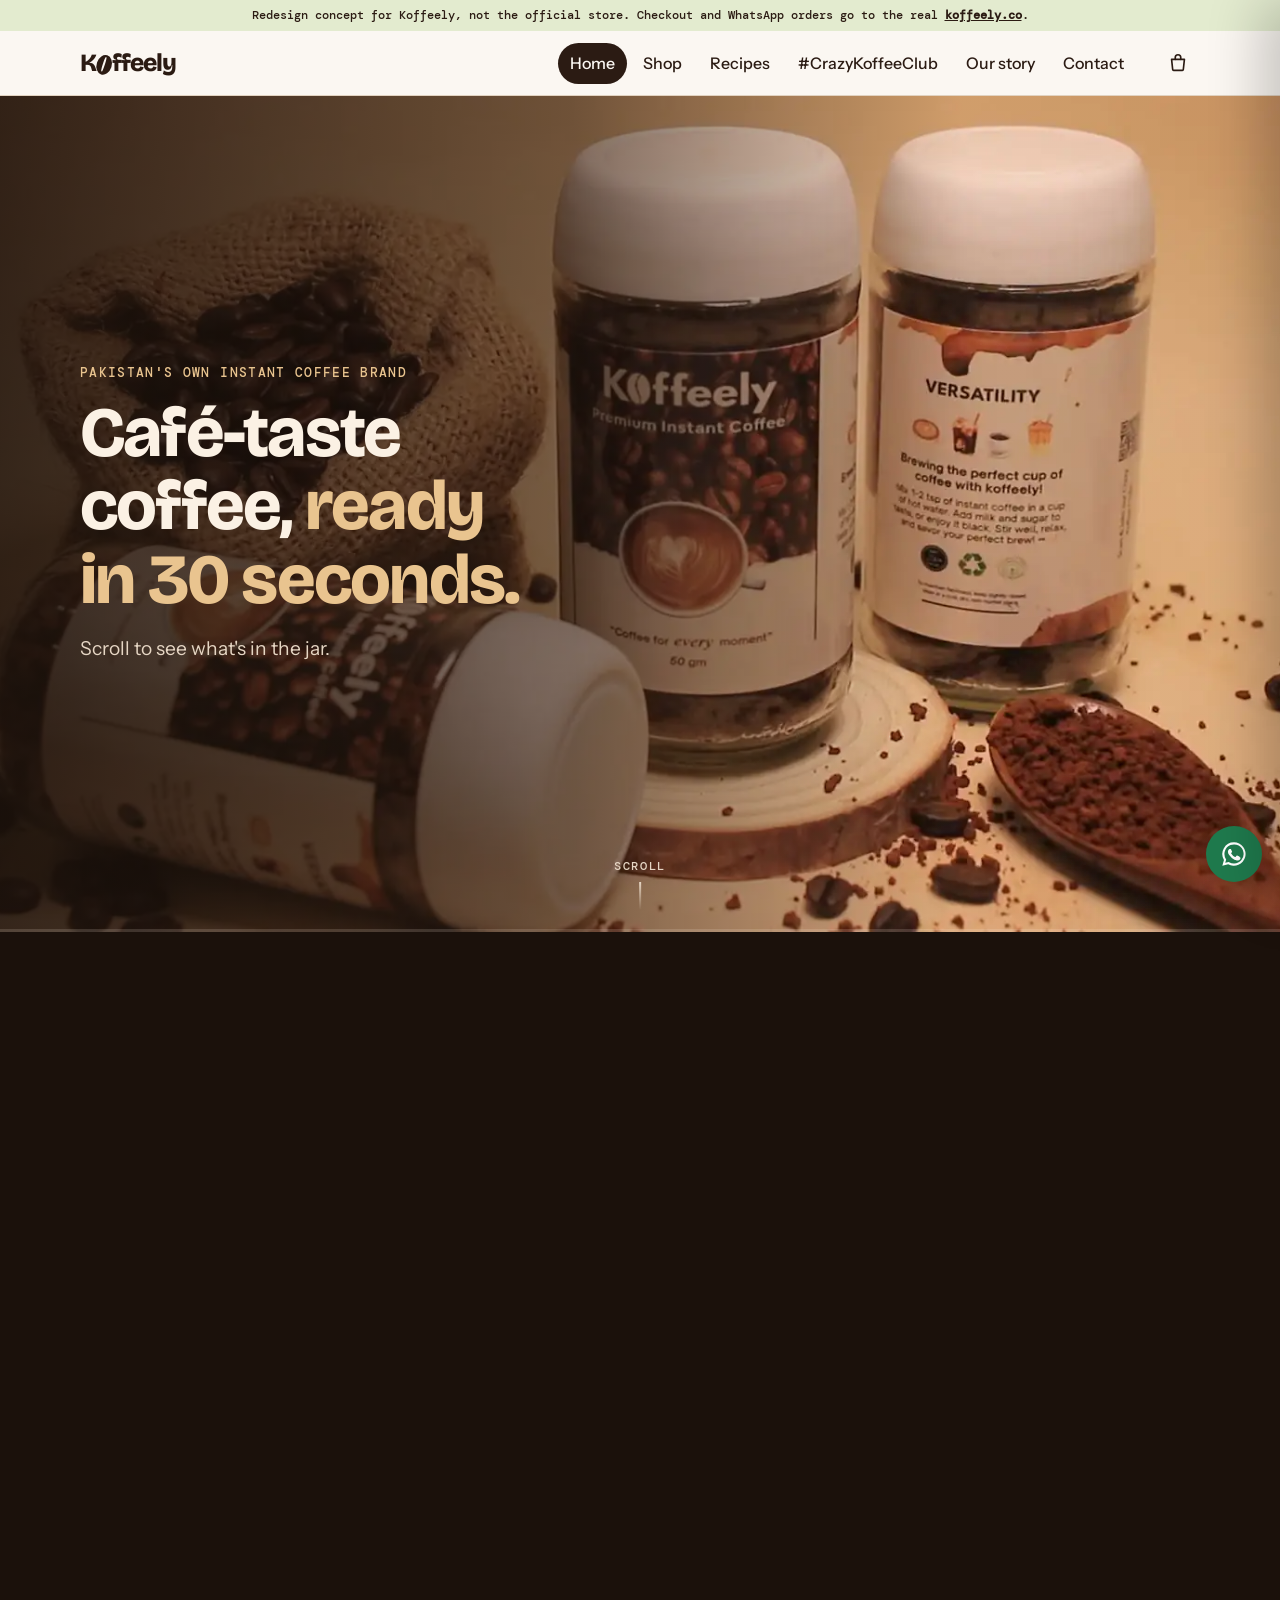
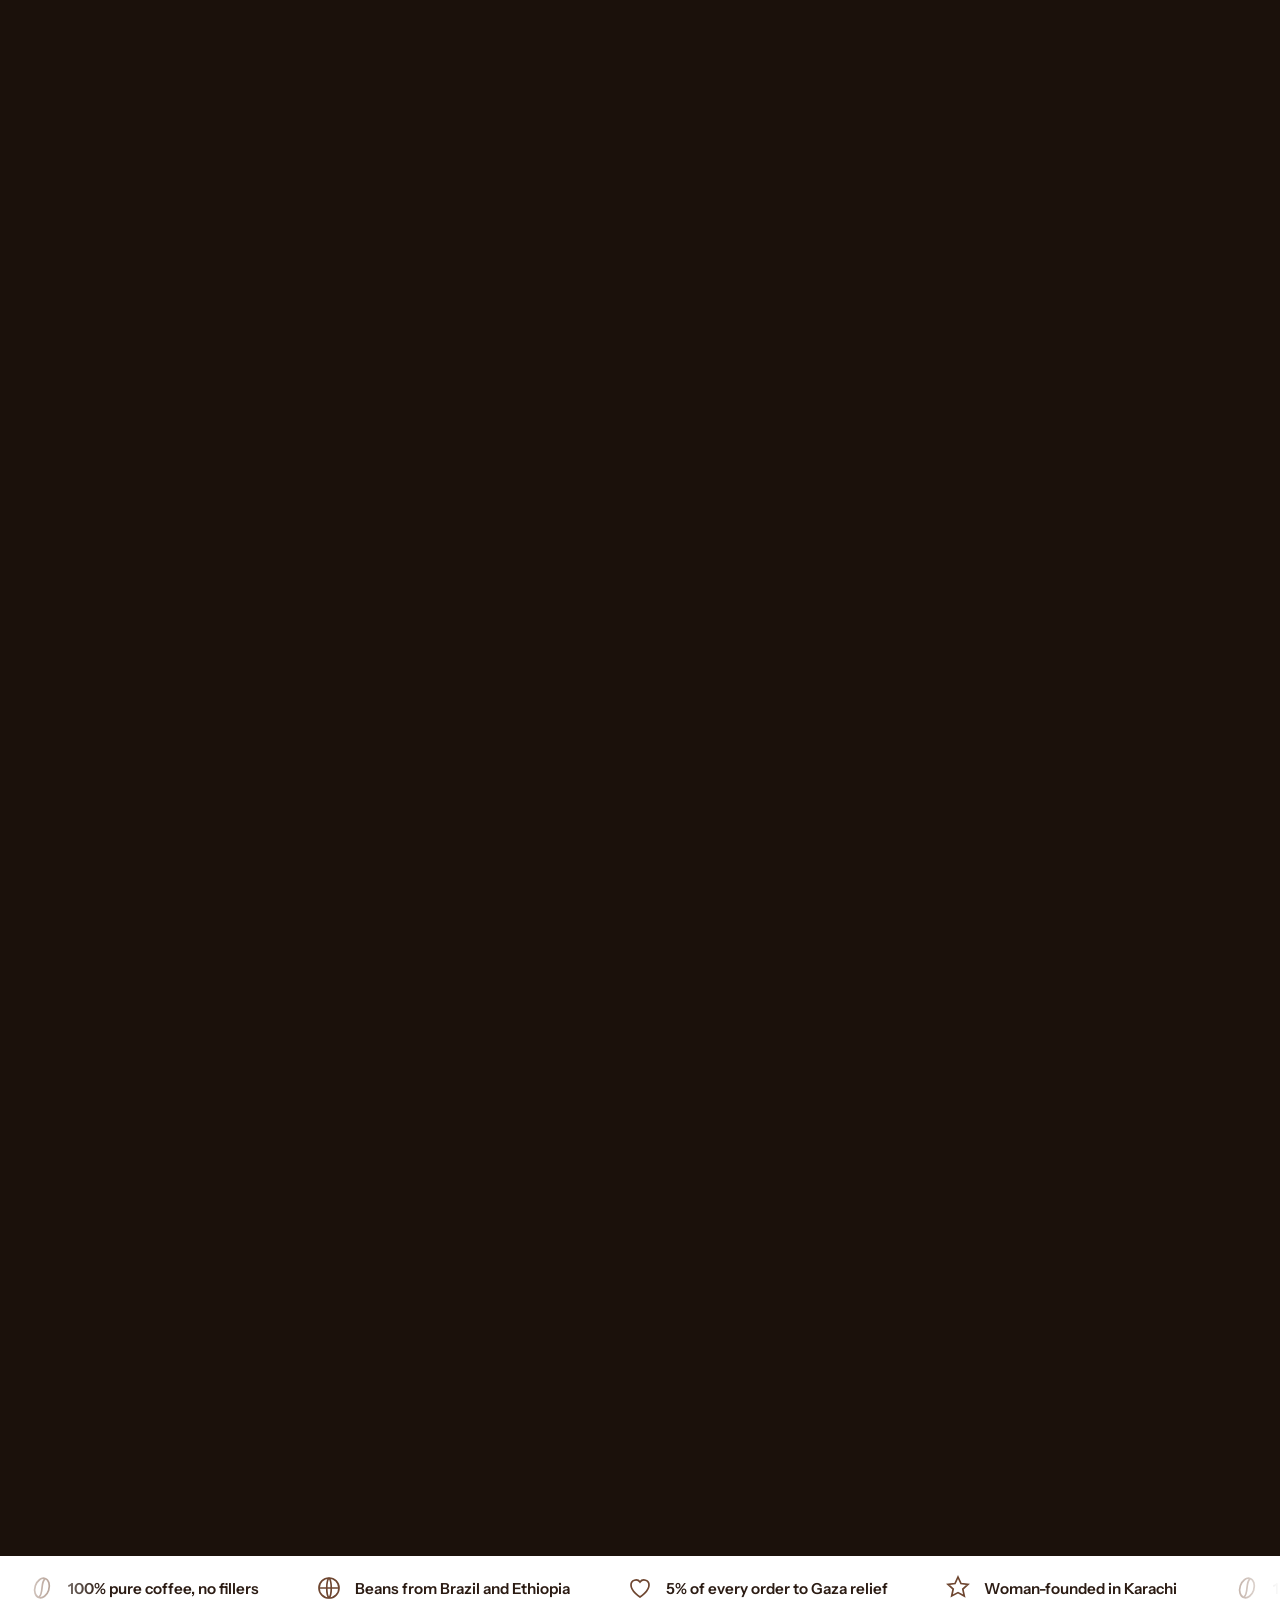
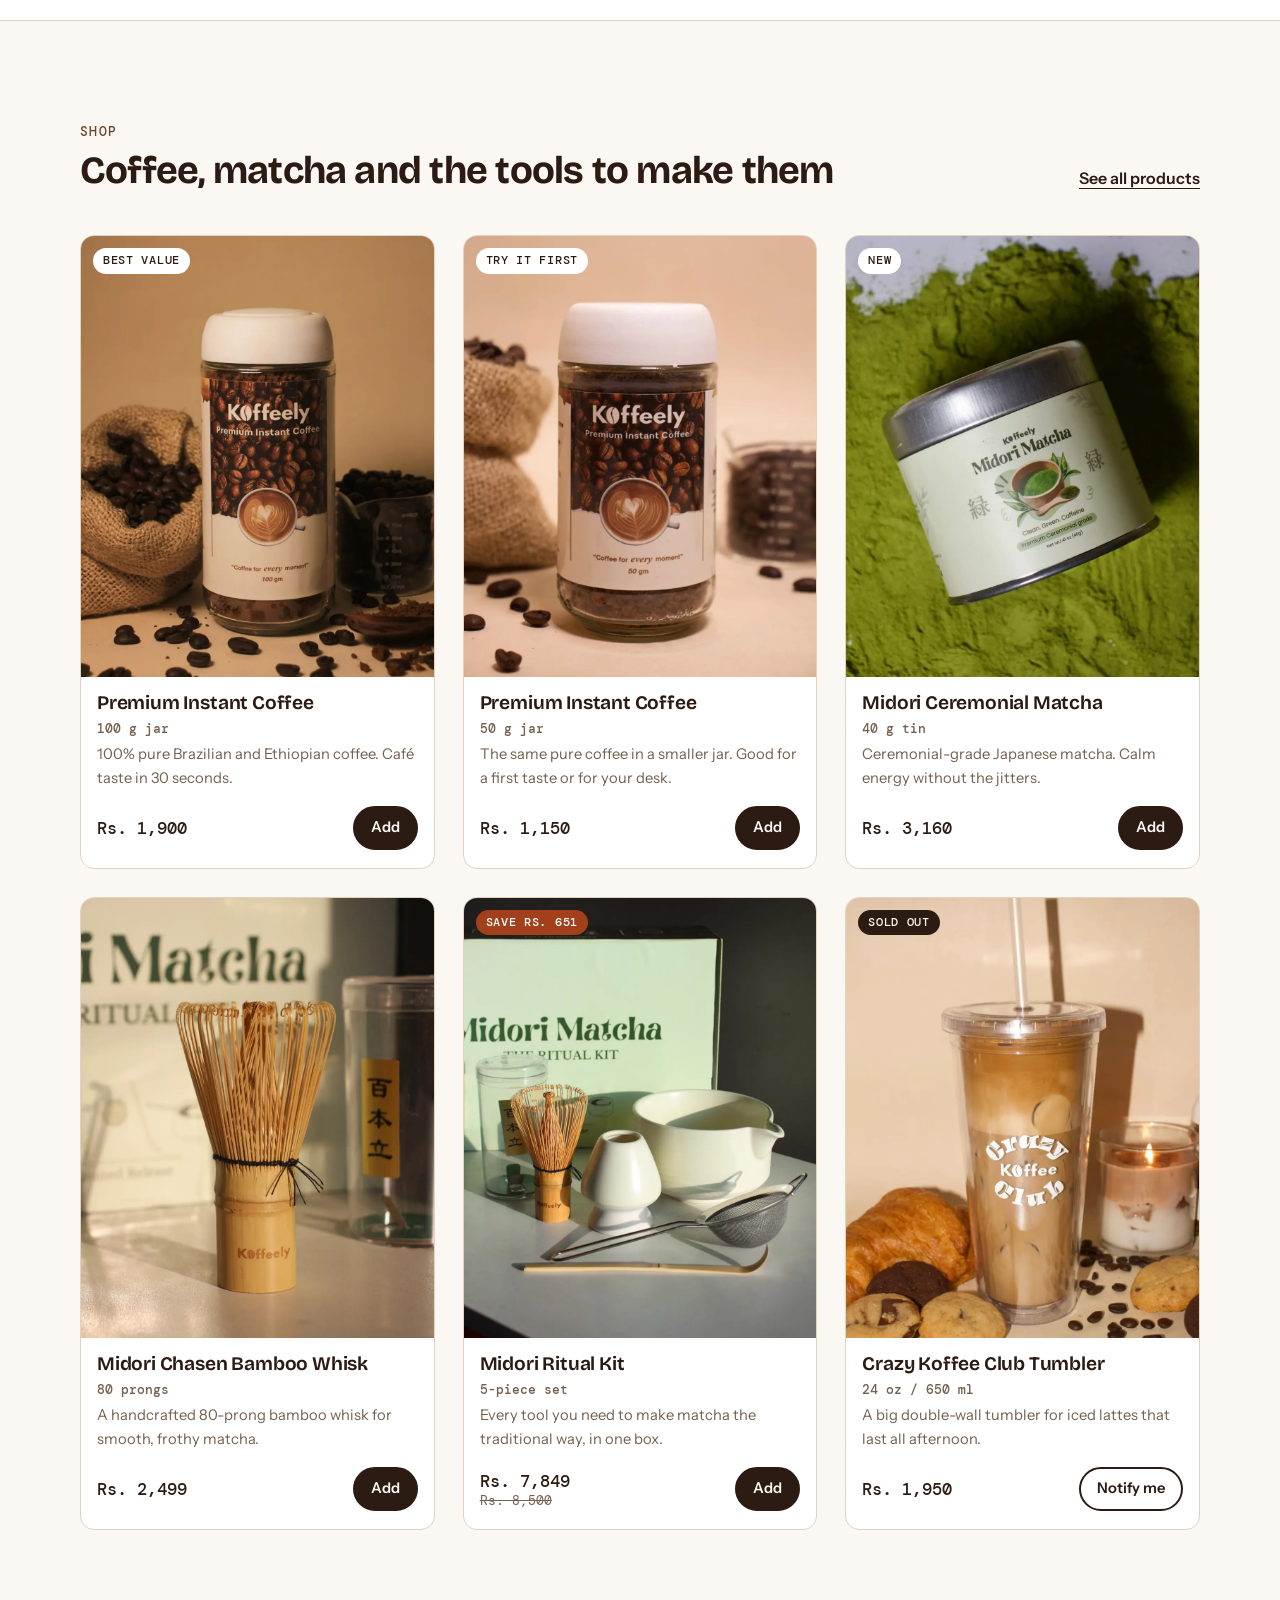
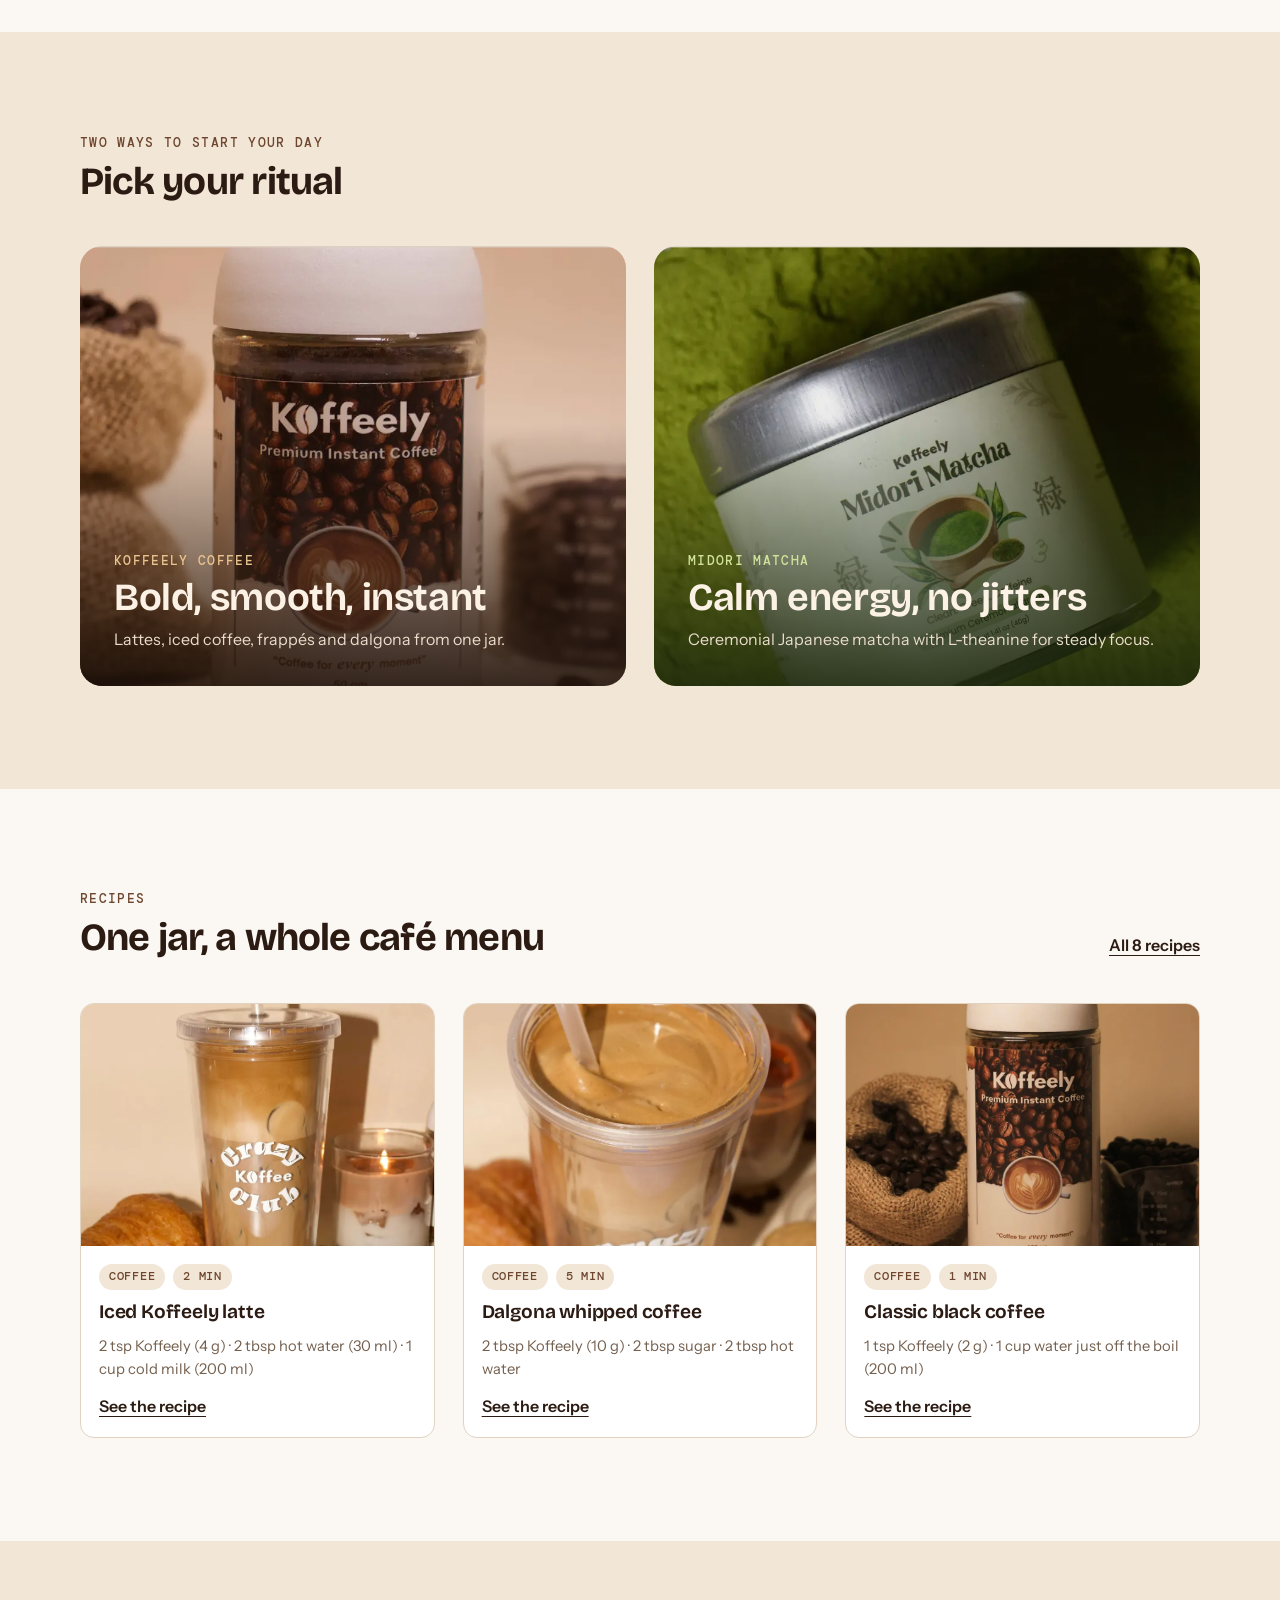
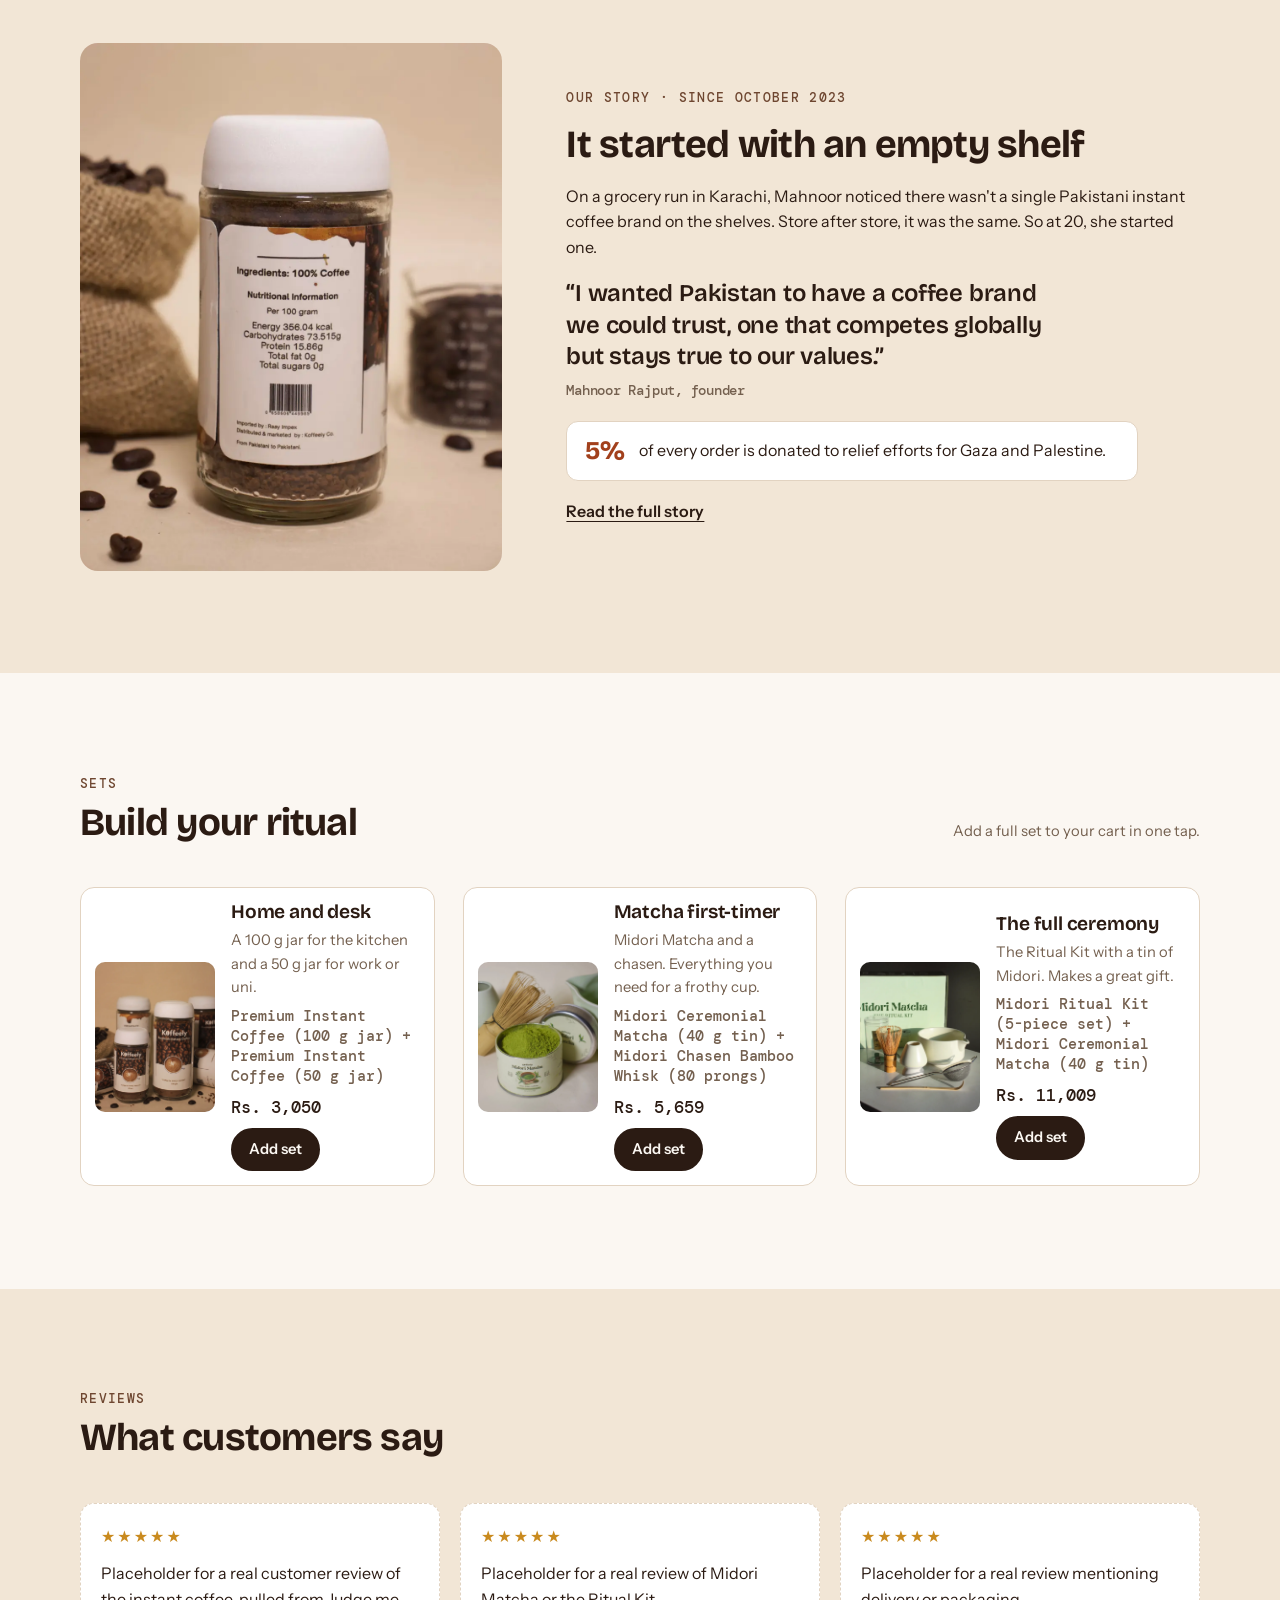
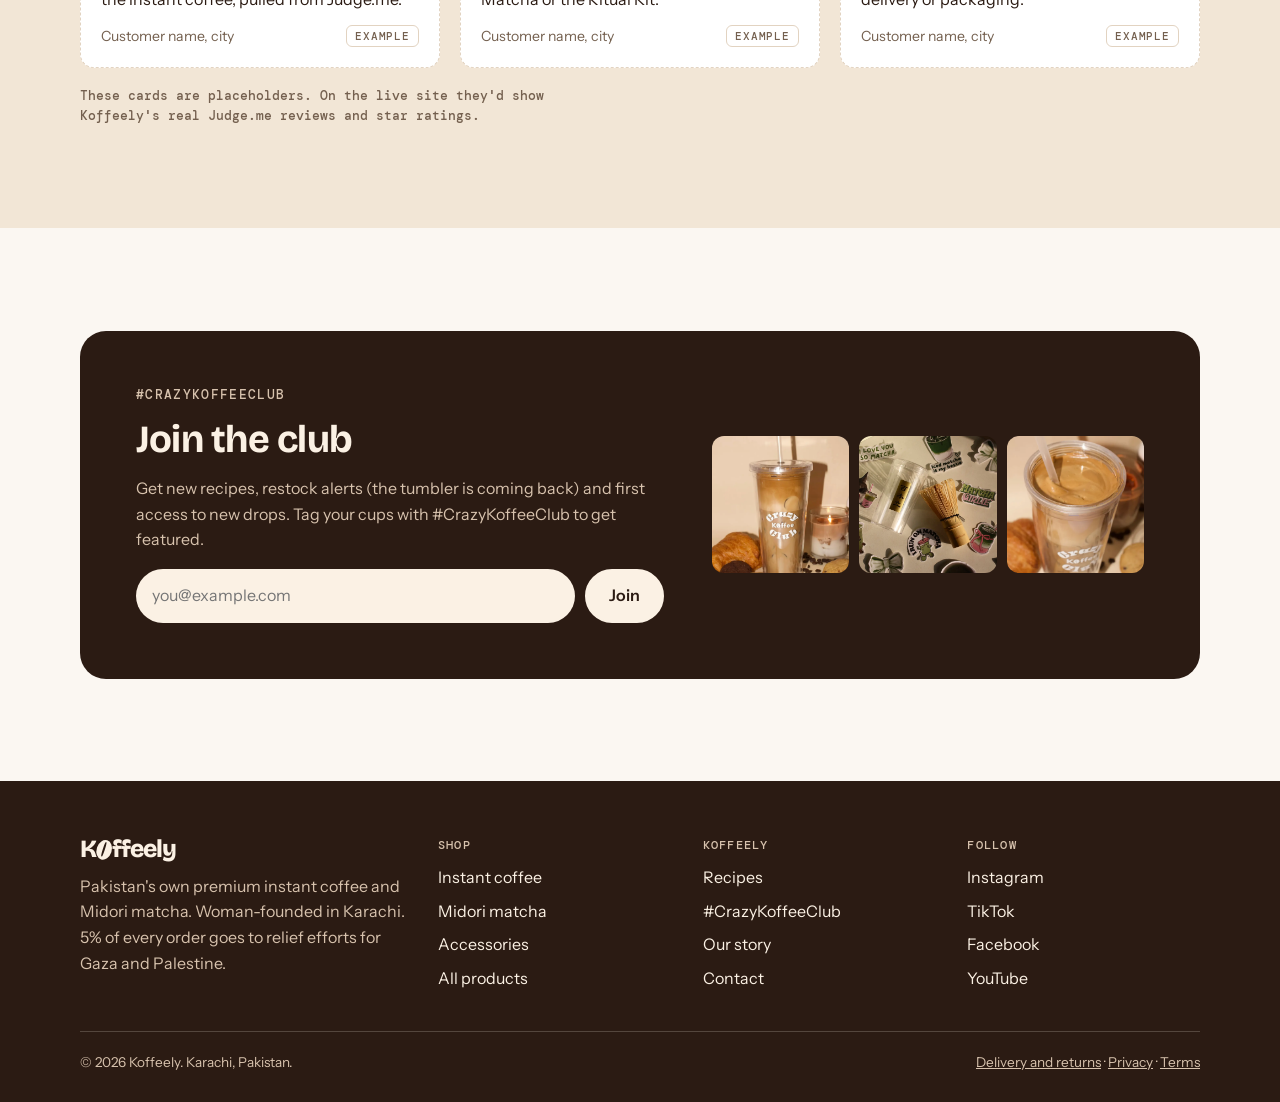
<file: index.html>
<!doctype html>
<html lang="en">
<head>
<meta charset="utf-8">
<meta name="viewport" content="width=device-width, initial-scale=1, viewport-fit=cover">
<title>Koffeely | Pakistan's Own Premium Instant Coffee and Matcha</title>
<meta name="description" content="100% pure instant coffee from Brazilian and Ethiopian beans, plus ceremonial Midori matcha. Woman-founded in Karachi. 5% of every order goes to Gaza relief.">
<meta name="robots" content="noindex, nofollow">
<meta name="theme-color" content="#2b1b13">
<meta property="og:type" content="website">
<meta property="og:site_name" content="Koffeely">
<meta property="og:title" content="Koffeely | Pakistan's own premium instant coffee">
<meta property="og:description" content="100% pure coffee, no fillers. Café-style lattes, iced coffee and dalgona at home in 30 seconds.">
<meta property="og:image" content="assets/img/og-koffeely.jpg">
<meta property="og:image:width" content="1200">
<meta property="og:image:height" content="630">
<meta name="twitter:card" content="summary_large_image">
<link rel="icon" href="data:image/svg+xml,%3Csvg xmlns='http://www.w3.org/2000/svg' viewBox='0 0 32 32'%3E%3Crect width='32' height='32' rx='8' fill='%232b1b13'/%3E%3Cellipse cx='16' cy='16' rx='7' ry='10' transform='rotate(18 16 16)' fill='%23fbf1e4'/%3E%3Cpath d='M16 6.5c-3.5 5 3.5 14 0 19' stroke='%232b1b13' stroke-width='2' fill='none' transform='rotate(18 16 16)'/%3E%3C/svg%3E">
<link rel="preconnect" href="https://fonts.googleapis.com">
<link rel="preconnect" href="https://fonts.gstatic.com" crossorigin>
<link rel="stylesheet" href="https://fonts.googleapis.com/css2?family=Bricolage+Grotesque:opsz,wght@12..96,400..800&family=DM+Mono:wght@400;500&family=Instrument+Sans:wght@400..700&display=swap">
<link rel="stylesheet" href="assets/css/style.css">
<link rel="preload" as="image" href="assets/img/hero-poster.webp">
<script src="assets/js/scroll-hero.js" defer></script>
<script type="application/ld+json">
{"@context":"https://schema.org","@type":"Organization","name":"Koffeely","url":"https://www.koffeely.co","logo":"https://www.koffeely.co/cdn/shop/files/KOFFEELY_Logo_ZoomedIn.png","email":"koffeelyco@gmail.com","telephone":"+92-329-2016132","founder":{"@type":"Person","name":"Mahnoor Rajput"},"address":{"@type":"PostalAddress","addressLocality":"Karachi","addressCountry":"PK"},"sameAs":["https://www.instagram.com/koffeely.co/","https://www.tiktok.com/@koffeely","https://www.facebook.com/profile.php?id=61572458639599","https://www.youtube.com/channel/UCwJWbZ6tW1SNnRqw0AzqeEQ"]}
</script>
</head>
<body>
<!-- header:start -->
<a class="skip" href="#main">Skip to content</a>
<p class="concept-bar">Redesign concept for Koffeely, not the official store. Checkout and WhatsApp orders go to the real <a href="https://www.koffeely.co" target="_blank" rel="noopener">koffeely.co</a>.</p>
<header class="site-header">
  <div class="wrap">
    <a class="logo" href="index.html" aria-label="Koffeely home">K<span class="bean" aria-hidden="true"></span>ffeely</a>
    <nav class="nav" id="site-nav" aria-label="Main">
      <ul>
        <li><a href="index.html" aria-current="page">Home</a></li>
        <li><a href="shop.html">Shop</a></li>
        <li><a href="recipes.html">Recipes</a></li>
        <li><a href="club.html">#CrazyKoffeeClub</a></li>
        <li><a href="about.html">Our story</a></li>
        <li><a href="contact.html">Contact</a></li>
      </ul>
    </nav>
    <div class="header-actions">
      <button type="button" class="icon-btn" data-open-cart aria-label="Open cart">
        <svg viewBox="0 0 24 24" fill="none" stroke="currentColor" stroke-width="1.8" stroke-linecap="round" stroke-linejoin="round" aria-hidden="true"><path d="M5 8h14l-1.2 11.1a1 1 0 0 1-1 .9H7.2a1 1 0 0 1-1-.9L5 8Z"/><path d="M9 8V6a3 3 0 0 1 6 0v2"/></svg>
        <span class="cart-count" data-cart-count hidden>0</span>
      </button>
      <button type="button" class="icon-btn menu-btn" aria-controls="site-nav" aria-expanded="false" aria-label="Menu">
        <svg viewBox="0 0 24 24" fill="none" stroke="currentColor" stroke-width="1.8" stroke-linecap="round" aria-hidden="true"><path d="M4 7h16M4 12h16M4 17h16"/></svg>
      </button>
    </div>
  </div>
</header>
<!-- header:end -->

<main id="main">
  <section class="scrolly" id="scrolly" aria-labelledby="hero-title">
    <div class="scrolly-stage">
      <img class="scrolly-poster" src="assets/img/hero-poster.webp" alt="Koffeely Premium Instant Coffee jars beside a sack of coffee beans and a wooden spoon of coffee granules" width="1600" height="900" fetchpriority="high">
      <canvas class="scrolly-canvas" aria-hidden="true"></canvas>
      <div class="scrolly-scrim" aria-hidden="true"></div>
      <div class="wrap scrolly-beats">
        <div class="beat" data-beat>
          <span class="eyebrow">Pakistan's own instant coffee brand</span>
          <h1 id="hero-title">Café-taste coffee, <em>ready in 30 seconds.</em></h1>
          <p class="beat-hint">Scroll to see what's in the jar.</p>
        </div>
        <div class="beat" data-beat>
          <span class="eyebrow">What's inside</span>
          <p class="beat-title">100% pure coffee. <em>Nothing else.</em></p>
          <p>Premium beans from Brazil and Ethiopia. No additives, no fillers.</p>
        </div>
        <div class="beat" data-beat>
          <span class="eyebrow">The brew guide</span>
          <p class="beat-title">One spoon. <em>One cup.</em></p>
          <div class="spec" aria-label="Brew guide: 1 teaspoon or 2 grams of coffee, 200 millilitres of water or milk, ready in 30 seconds">
            <span data-chip><b>Coffee</b>1 tsp · 2 g</span>
            <span data-chip><b>Water or milk</b>200 ml</span>
            <span data-chip><b>Ready in</b>30 s</span>
          </div>
        </div>
        <div class="beat" data-beat>
          <span class="eyebrow">50 g and 100 g jars</span>
          <p class="beat-title">From Rs. 1,150. <em>Hot, iced or whipped.</em></p>
          <div class="hero-ctas">
            <a class="btn btn--light" href="shop.html#coffee">Shop coffee</a>
            <a class="btn btn--outline-light" href="recipes.html">Try a recipe</a>
          </div>
        </div>
      </div>
      <div class="scrolly-progress" aria-hidden="true"><span></span></div>
      <span class="scroll-cue" aria-hidden="true">Scroll</span>
    </div>
  </section>

  <section class="trust" aria-label="Why Koffeely">
    <div class="wrap">
      <ul>
        <li><svg viewBox="0 0 28 28" fill="none" stroke="currentColor" stroke-width="1.7" aria-hidden="true"><ellipse cx="14" cy="14" rx="7" ry="10" transform="rotate(18 14 14)"/><path d="M14 4.5c-3.3 4.8 3.3 14.2 0 19" transform="rotate(18 14 14)"/></svg>100% pure coffee, no fillers</li>
        <li><svg viewBox="0 0 28 28" fill="none" stroke="currentColor" stroke-width="1.7" aria-hidden="true"><circle cx="14" cy="14" r="10"/><path d="M4 14h20M14 4c3 3 3 17 0 20M14 4c-3 3-3 17 0 20"/></svg>Beans from Brazil and Ethiopia</li>
        <li><svg viewBox="0 0 28 28" fill="none" stroke="currentColor" stroke-width="1.7" aria-hidden="true"><path d="M14 23s-9-5.5-9-12a5 5 0 0 1 9-3 5 5 0 0 1 9 3c0 6.5-9 12-9 12Z"/></svg>5% of every order to Gaza relief</li>
        <li><svg viewBox="0 0 28 28" fill="none" stroke="currentColor" stroke-width="1.7" aria-hidden="true"><path d="M14 3l3 6.5 7 .8-5.2 4.8 1.5 7L14 18.6 7.7 22l1.5-7L4 10.3l7-.8L14 3Z"/></svg>Woman-founded in Karachi</li>
      </ul>
    </div>
  </section>

  <section class="section" aria-labelledby="best-title">
    <div class="wrap">
      <div class="section-head">
        <div><span class="eyebrow">Shop</span><h2 id="best-title">Coffee, matcha and the tools to make them</h2></div>
        <a class="link" href="shop.html">See all products</a>
      </div>
      <div class="grid" data-products data-category="all"></div>
    </div>
  </section>

  <section class="section section--crema" aria-labelledby="lines-title">
    <div class="wrap">
      <div class="section-head">
        <div><span class="eyebrow">Two ways to start your day</span><h2 id="lines-title">Pick your ritual</h2></div>
      </div>
      <div class="lines">
        <a class="line-card" href="shop.html#coffee">
          <img src="assets/img/koffeely-jar-coffee-beans.webp" alt="" loading="lazy" width="800" height="1000">
          <div><span class="eyebrow">Koffeely coffee</span><h3>Bold, smooth, instant</h3><p>Lattes, iced coffee, frappés and dalgona from one jar.</p></div>
        </a>
        <a class="line-card line-card--matcha" href="shop.html#matcha">
          <img src="assets/img/midori-matcha-tin-on-powder.webp" alt="" loading="lazy" width="800" height="1000">
          <div><span class="eyebrow">Midori matcha</span><h3>Calm energy, no jitters</h3><p>Ceremonial Japanese matcha with L-theanine for steady focus.</p></div>
        </a>
      </div>
    </div>
  </section>

  <section class="section" aria-labelledby="recipe-title">
    <div class="wrap">
      <div class="section-head">
        <div><span class="eyebrow">Recipes</span><h2 id="recipe-title">One jar, a whole café menu</h2></div>
        <a class="link" href="recipes.html">All 8 recipes</a>
      </div>
      <div class="recipe-grid" data-recipes data-limit="3"></div>
    </div>
  </section>

  <section class="section section--crema" aria-labelledby="story-title">
    <div class="wrap founder">
      <img src="assets/img/instant-coffee-50g-front.webp" alt="Front label of a Koffeely jar reading Coffee for every moment" loading="lazy" width="800" height="1000">
      <div class="founder-copy">
        <span class="eyebrow">Our story · Since October 2023</span>
        <h2 id="story-title">It started with an empty shelf</h2>
        <p>On a grocery run in Karachi, Mahnoor noticed there wasn't a single Pakistani instant coffee brand on the shelves. Store after store, it was the same. So at 20, she started one.</p>
        <blockquote>“I wanted Pakistan to have a coffee brand we could trust, one that competes globally but stays true to our values.”<br><cite>Mahnoor Rajput, founder</cite></blockquote>
        <div class="give"><strong>5%</strong><span>of every order is donated to relief efforts for Gaza and Palestine.</span></div>
        <a class="link" href="about.html">Read the full story</a>
      </div>
    </div>
  </section>

  <section class="section" aria-labelledby="sets-title">
    <div class="wrap">
      <div class="section-head">
        <div><span class="eyebrow">Sets</span><h2 id="sets-title">Build your ritual</h2></div>
        <p class="card-tag">Add a full set to your cart in one tap.</p>
      </div>
      <div class="bundles" data-bundles></div>
    </div>
  </section>

  <section class="section section--crema" aria-labelledby="reviews-title">
    <div class="wrap">
      <div class="section-head">
        <div><span class="eyebrow">Reviews</span><h2 id="reviews-title">What customers say</h2></div>
      </div>
      <div class="reviews">
        <article class="review"><span class="stars" aria-label="5 out of 5 stars">★★★★★</span><p>Placeholder for a real customer review of the instant coffee, pulled from Judge.me.</p><footer><span>Customer name, city</span><span class="example-tag">Example</span></footer></article>
        <article class="review"><span class="stars" aria-label="5 out of 5 stars">★★★★★</span><p>Placeholder for a real review of Midori Matcha or the Ritual Kit.</p><footer><span>Customer name, city</span><span class="example-tag">Example</span></footer></article>
        <article class="review"><span class="stars" aria-label="5 out of 5 stars">★★★★★</span><p>Placeholder for a real review mentioning delivery or packaging.</p><footer><span>Customer name, city</span><span class="example-tag">Example</span></footer></article>
      </div>
      <p class="note">These cards are placeholders. On the live site they'd show Koffeely's real Judge.me reviews and star ratings.</p>
    </div>
  </section>

  <section class="section" aria-labelledby="club-title">
    <div class="wrap">
      <div class="club">
        <div class="club-copy">
          <span class="eyebrow" style="color:var(--on-block-muted)">#CrazyKoffeeClub</span>
          <h2 id="club-title">Join the club</h2>
          <p>Get new recipes, restock alerts (the tumbler is coming back) and first access to new drops. Tag your cups with #CrazyKoffeeClub to get featured.</p>
          <form class="inline-form" data-demo="Concept demo: on the live store this adds you to Koffeely's Shopify email list." novalidate>
            <label class="sr-only" for="club-email">Email address</label>
            <input id="club-email" type="email" placeholder="you@example.com" autocomplete="email">
            <button class="btn btn--light" type="submit">Join</button>
          </form>
          <p class="form-msg" hidden></p>
        </div>
        <div class="club-photos">
          <img src="assets/img/tumbler-iced-latte.webp" alt="Iced latte in a Crazy Koffee Club tumbler" loading="lazy" width="300" height="300">
          <img src="assets/img/midori-chasen-matcha-stickers.webp" alt="Matcha whisk surrounded by matcha stickers" loading="lazy" width="300" height="300">
          <img src="assets/img/tumbler-dalgona.webp" alt="Dalgona coffee in a Crazy Koffee Club tumbler" loading="lazy" width="300" height="300">
        </div>
      </div>
    </div>
  </section>
</main>

<!-- footer:start -->
<footer class="site-footer">
  <div class="wrap">
    <div class="footer-grid">
      <div class="footer-brand">
        <a class="logo" href="index.html" aria-label="Koffeely home">K<span class="bean" aria-hidden="true"></span>ffeely</a>
        <p>Pakistan's own premium instant coffee and Midori matcha. Woman-founded in Karachi. 5% of every order goes to relief efforts for Gaza and Palestine.</p>
      </div>
      <div>
        <h2>Shop</h2>
        <ul>
          <li><a href="shop.html#coffee">Instant coffee</a></li>
          <li><a href="shop.html#matcha">Midori matcha</a></li>
          <li><a href="shop.html#accessories">Accessories</a></li>
          <li><a href="shop.html">All products</a></li>
        </ul>
      </div>
      <div>
        <h2>Koffeely</h2>
        <ul>
          <li><a href="recipes.html">Recipes</a></li>
          <li><a href="club.html">#CrazyKoffeeClub</a></li>
          <li><a href="about.html">Our story</a></li>
          <li><a href="contact.html">Contact</a></li>
        </ul>
      </div>
      <div>
        <h2>Follow</h2>
        <ul>
          <li><a href="https://www.instagram.com/koffeely.co/" target="_blank" rel="noopener">Instagram</a></li>
          <li><a href="https://www.tiktok.com/@koffeely" target="_blank" rel="noopener">TikTok</a></li>
          <li><a href="https://www.facebook.com/profile.php?id=61572458639599" target="_blank" rel="noopener">Facebook</a></li>
          <li><a href="https://www.youtube.com/channel/UCwJWbZ6tW1SNnRqw0AzqeEQ" target="_blank" rel="noopener">YouTube</a></li>
        </ul>
      </div>
    </div>
    <div class="footer-base">
      <span>© 2026 Koffeely. Karachi, Pakistan.</span>
      <span><a href="contact.html#faq">Delivery and returns</a> · <a href="https://www.koffeely.co/policies/privacy-policy" target="_blank" rel="noopener">Privacy</a> · <a href="https://www.koffeely.co/policies/terms-of-service" target="_blank" rel="noopener">Terms</a></span>
    </div>
  </div>
</footer>

<div class="drawer-backdrop" id="cart-backdrop" data-close-cart hidden></div>
<aside class="drawer" id="cart" role="dialog" aria-modal="true" aria-labelledby="cart-title" aria-hidden="true">
  <div class="drawer-head">
    <h2 id="cart-title">Your cart</h2>
    <button type="button" class="icon-btn" id="cart-close" data-close-cart aria-label="Close cart">
      <svg viewBox="0 0 24 24" fill="none" stroke="currentColor" stroke-width="1.8" stroke-linecap="round" aria-hidden="true"><path d="M6 6l12 12M18 6 6 18"/></svg>
    </button>
  </div>
  <div class="drawer-items" id="cart-items"></div>
  <div class="drawer-foot" id="cart-foot" hidden>
    <div class="subtotal"><span>Subtotal</span><span class="price" id="cart-subtotal">Rs. 0</span></div>
    <small>Delivery is calculated at checkout.</small>
    <a class="btn btn--block" id="cart-checkout" href="#" target="_blank" rel="noopener">Check out securely</a>
    <a class="btn btn--wa btn--block" id="cart-wa" href="#" target="_blank" rel="noopener">Order on WhatsApp instead</a>
  </div>
</aside>
<div class="toast" id="toast" role="status" aria-live="polite"></div>
<a class="wa-float" data-wa-float href="https://wa.me/923292016132" target="_blank" rel="noopener" aria-label="Chat with Koffeely on WhatsApp">
  <svg viewBox="0 0 24 24" fill="currentColor" aria-hidden="true"><path d="M12 2a10 10 0 0 0-8.6 15.1L2 22l5-1.3A10 10 0 1 0 12 2Zm0 18.2a8.2 8.2 0 0 1-4.2-1.2l-.3-.2-3 .8.8-2.9-.2-.3A8.2 8.2 0 1 1 12 20.2Zm4.5-6.1c-.2-.1-1.5-.7-1.7-.8s-.4-.1-.6.1-.7.8-.8 1-.3.2-.5.1a6.7 6.7 0 0 1-3.3-2.9c-.3-.4.3-.4.7-1.3.1-.2 0-.3 0-.4l-.8-1.8c-.2-.5-.4-.4-.6-.4h-.5a1 1 0 0 0-.7.3 3 3 0 0 0-.9 2.2 5.2 5.2 0 0 0 1.1 2.7 11.8 11.8 0 0 0 4.5 4c1.7.7 2.3.8 3.2.6a2.7 2.7 0 0 0 1.8-1.2 2.2 2.2 0 0 0 .1-1.2c0-.1-.2-.2-.5-.3Z"/></svg>
</a>
<script src="assets/js/products.js"></script>
<script src="assets/js/main.js"></script>
<!-- footer:end -->
</body>
</html>
</file>
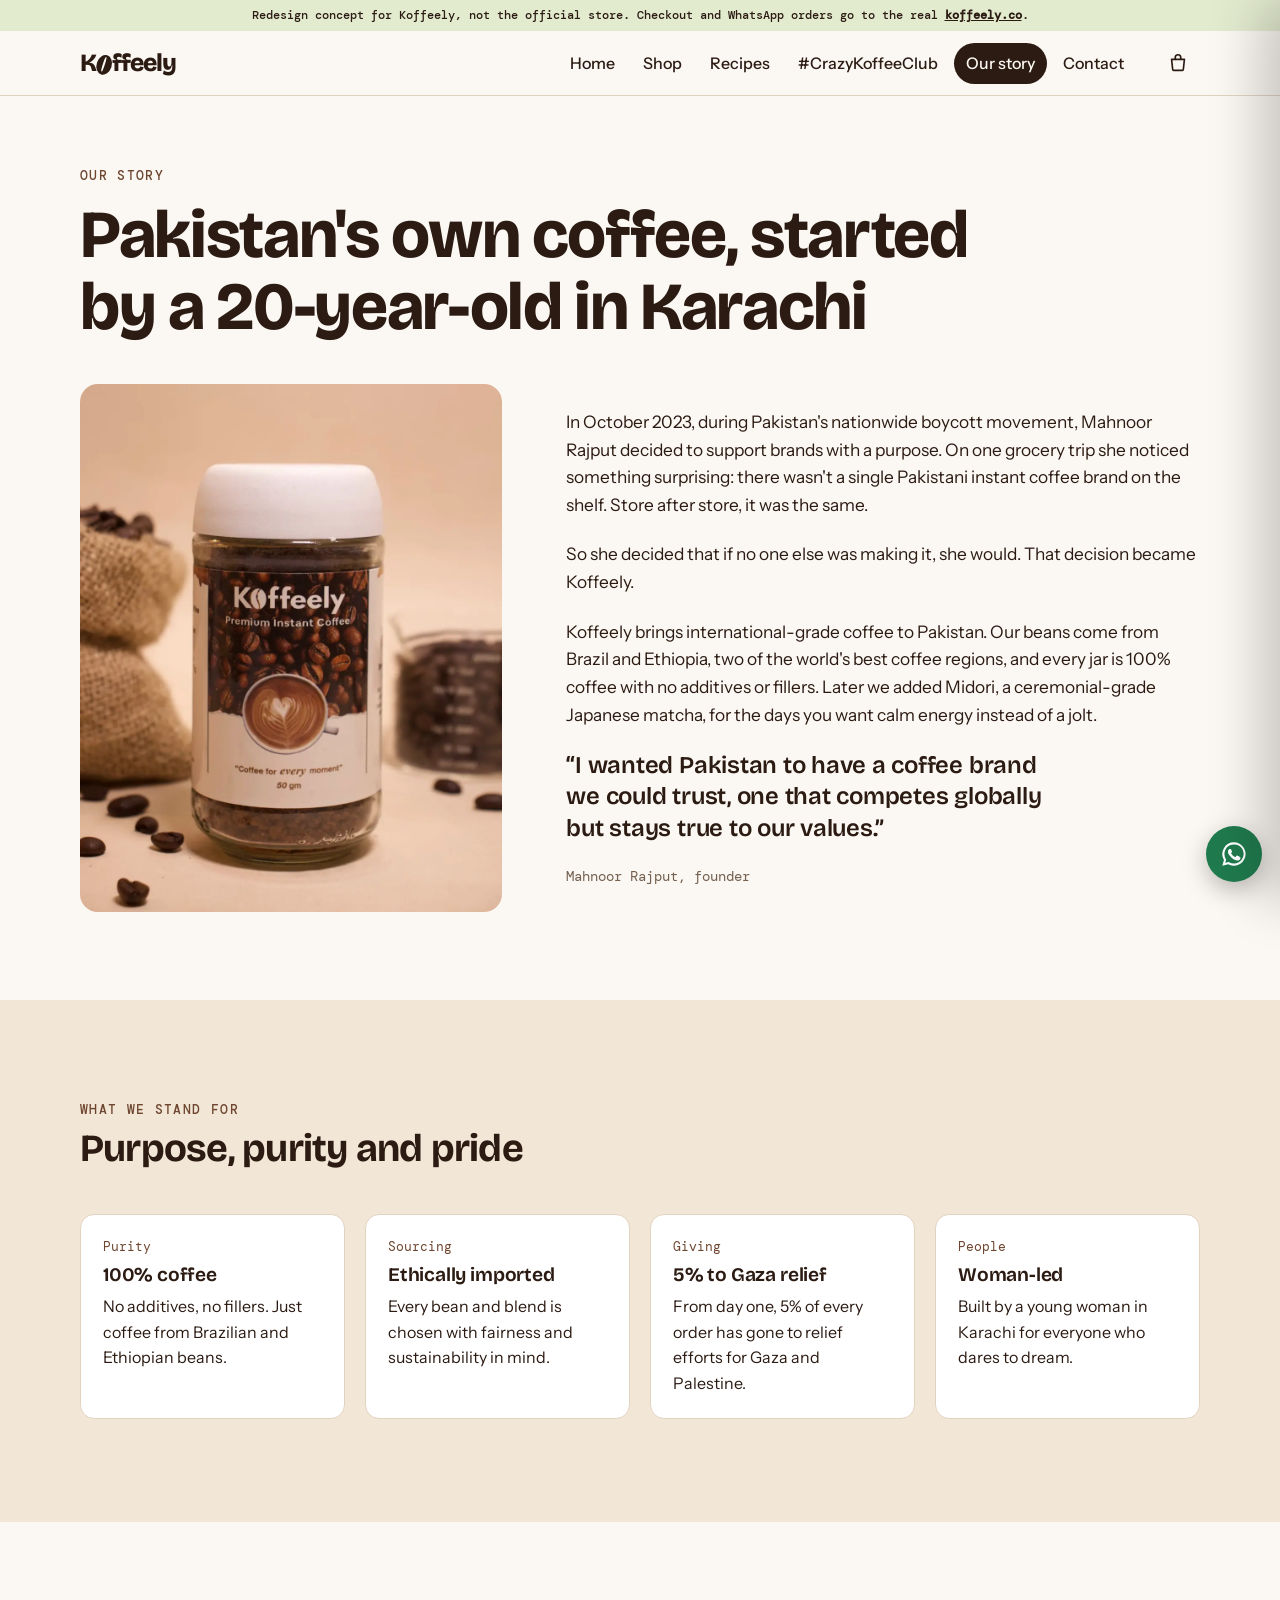
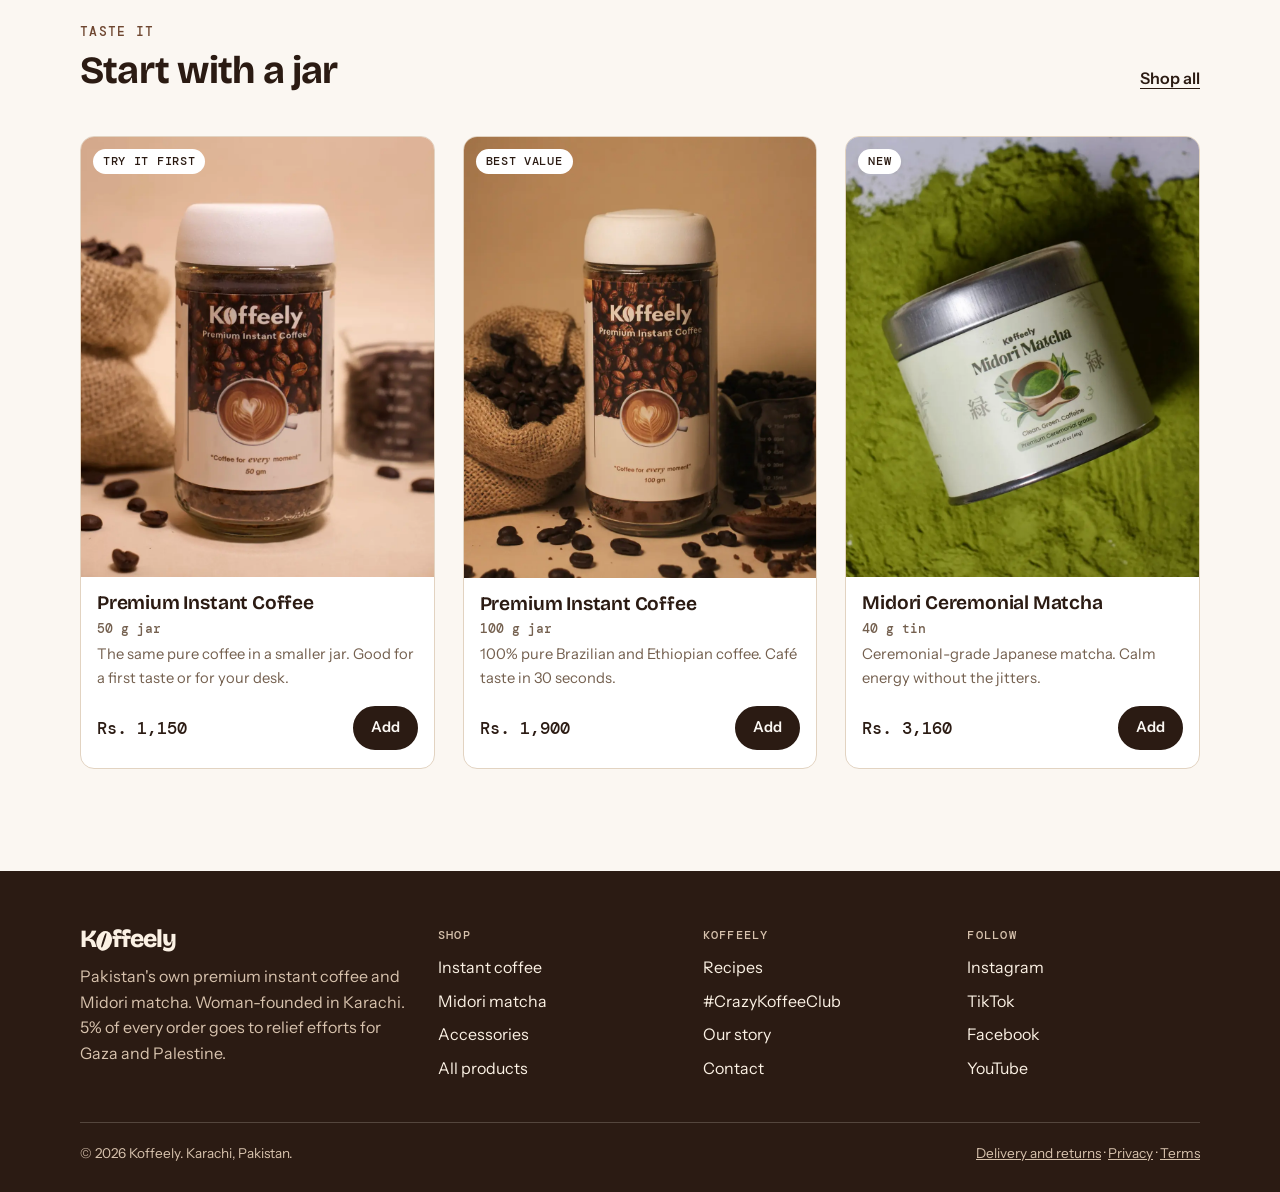
<file: about.html>
<!doctype html>
<html lang="en">
<head>
<meta charset="utf-8">
<meta name="viewport" content="width=device-width, initial-scale=1, viewport-fit=cover">
<title>Our Story | Koffeely</title>
<meta name="description" content="Koffeely was founded in Karachi in 2023 by Mahnoor Rajput, at 20, to give Pakistan its own premium instant coffee brand. 5% of every order goes to Gaza relief.">
<meta name="robots" content="noindex, nofollow">
<meta name="theme-color" content="#2b1b13">
<meta property="og:type" content="website">
<meta property="og:site_name" content="Koffeely">
<meta property="og:title" content="Our Story | Koffeely">
<meta property="og:description" content="Koffeely was founded in Karachi in 2023 by Mahnoor Rajput, at 20, to give Pakistan its own premium instant coffee brand. 5% of every order goes to Gaza relief.">
<meta property="og:image" content="assets/img/instant-coffee-50g-front.webp">
<meta name="twitter:card" content="summary_large_image">
<link rel="icon" href="data:image/svg+xml,%3Csvg xmlns='http://www.w3.org/2000/svg' viewBox='0 0 32 32'%3E%3Crect width='32' height='32' rx='8' fill='%232b1b13'/%3E%3Cellipse cx='16' cy='16' rx='7' ry='10' transform='rotate(18 16 16)' fill='%23fbf1e4'/%3E%3Cpath d='M16 6.5c-3.5 5 3.5 14 0 19' stroke='%232b1b13' stroke-width='2' fill='none' transform='rotate(18 16 16)'/%3E%3C/svg%3E">
<link rel="preconnect" href="https://fonts.googleapis.com">
<link rel="preconnect" href="https://fonts.gstatic.com" crossorigin>
<link rel="stylesheet" href="https://fonts.googleapis.com/css2?family=Bricolage+Grotesque:opsz,wght@12..96,400..800&family=DM+Mono:wght@400;500&family=Instrument+Sans:wght@400..700&display=swap">
<link rel="stylesheet" href="assets/css/style.css">
</head>
<body>
<!-- header:start -->
<a class="skip" href="#main">Skip to content</a>
<p class="concept-bar">Redesign concept for Koffeely, not the official store. Checkout and WhatsApp orders go to the real <a href="https://www.koffeely.co" target="_blank" rel="noopener">koffeely.co</a>.</p>
<header class="site-header">
  <div class="wrap">
    <a class="logo" href="index.html" aria-label="Koffeely home">K<span class="bean" aria-hidden="true"></span>ffeely</a>
    <nav class="nav" id="site-nav" aria-label="Main">
      <ul>
        <li><a href="index.html">Home</a></li>
        <li><a href="shop.html">Shop</a></li>
        <li><a href="recipes.html">Recipes</a></li>
        <li><a href="club.html">#CrazyKoffeeClub</a></li>
        <li><a href="about.html" aria-current="page">Our story</a></li>
        <li><a href="contact.html">Contact</a></li>
      </ul>
    </nav>
    <div class="header-actions">
      <button type="button" class="icon-btn" data-open-cart aria-label="Open cart">
        <svg viewBox="0 0 24 24" fill="none" stroke="currentColor" stroke-width="1.8" stroke-linecap="round" stroke-linejoin="round" aria-hidden="true"><path d="M5 8h14l-1.2 11.1a1 1 0 0 1-1 .9H7.2a1 1 0 0 1-1-.9L5 8Z"/><path d="M9 8V6a3 3 0 0 1 6 0v2"/></svg>
        <span class="cart-count" data-cart-count hidden>0</span>
      </button>
      <button type="button" class="icon-btn menu-btn" aria-controls="site-nav" aria-expanded="false" aria-label="Menu">
        <svg viewBox="0 0 24 24" fill="none" stroke="currentColor" stroke-width="1.8" stroke-linecap="round" aria-hidden="true"><path d="M4 7h16M4 12h16M4 17h16"/></svg>
      </button>
    </div>
  </div>
</header>
<!-- header:end -->

<main id="main">
  <div class="wrap page-head">
    <span class="eyebrow">Our story</span>
    <h1>Pakistan's own coffee, started by a 20-year-old in Karachi</h1>
  </div>
  <section class="wrap founder" style="padding-bottom:clamp(48px,7vw,88px)" aria-label="Founder story">
    <img src="assets/img/koffeely-jar-coffee-beans.webp" alt="A Koffeely Premium Instant Coffee jar surrounded by roasted coffee beans" width="800" height="1000">
    <div class="story">
      <p>In October 2023, during Pakistan's nationwide boycott movement, Mahnoor Rajput decided to support brands with a purpose. On one grocery trip she noticed something surprising: there wasn't a single Pakistani instant coffee brand on the shelf. Store after store, it was the same.</p>
      <p>So she decided that if no one else was making it, she would. That decision became Koffeely.</p>
      <p>Koffeely brings international-grade coffee to Pakistan. Our beans come from Brazil and Ethiopia, two of the world's best coffee regions, and every jar is 100% coffee with no additives or fillers. Later we added Midori, a ceremonial-grade Japanese matcha, for the days you want calm energy instead of a jolt.</p>
      <blockquote style="margin:0;font:600 var(--step-2)/1.3 var(--font-display)">“I wanted Pakistan to have a coffee brand we could trust, one that competes globally but stays true to our values.”</blockquote>
      <p class="mono" style="color:var(--muted);font-size:.85rem">Mahnoor Rajput, founder</p>
    </div>
  </section>
  <section class="section section--crema" aria-labelledby="values-title">
    <div class="wrap">
      <div class="section-head"><div><span class="eyebrow">What we stand for</span><h2 id="values-title">Purpose, purity and pride</h2></div></div>
      <div class="values">
        <div class="value"><span class="mono">Purity</span><h3>100% coffee</h3><p>No additives, no fillers. Just coffee from Brazilian and Ethiopian beans.</p></div>
        <div class="value"><span class="mono">Sourcing</span><h3>Ethically imported</h3><p>Every bean and blend is chosen with fairness and sustainability in mind.</p></div>
        <div class="value"><span class="mono">Giving</span><h3>5% to Gaza relief</h3><p>From day one, 5% of every order has gone to relief efforts for Gaza and Palestine.</p></div>
        <div class="value"><span class="mono">People</span><h3>Woman-led</h3><p>Built by a young woman in Karachi for everyone who dares to dream.</p></div>
      </div>
    </div>
  </section>
  <section class="section" aria-labelledby="try-title">
    <div class="wrap">
      <div class="section-head"><div><span class="eyebrow">Taste it</span><h2 id="try-title">Start with a jar</h2></div><a class="link" href="shop.html">Shop all</a></div>
      <div class="grid" data-products data-only="instant-coffee-50g,instant-coffee-100g,midori-matcha"></div>
    </div>
  </section>
</main>

<!-- footer:start -->
<footer class="site-footer">
  <div class="wrap">
    <div class="footer-grid">
      <div class="footer-brand">
        <a class="logo" href="index.html" aria-label="Koffeely home">K<span class="bean" aria-hidden="true"></span>ffeely</a>
        <p>Pakistan's own premium instant coffee and Midori matcha. Woman-founded in Karachi. 5% of every order goes to relief efforts for Gaza and Palestine.</p>
      </div>
      <div>
        <h2>Shop</h2>
        <ul>
          <li><a href="shop.html#coffee">Instant coffee</a></li>
          <li><a href="shop.html#matcha">Midori matcha</a></li>
          <li><a href="shop.html#accessories">Accessories</a></li>
          <li><a href="shop.html">All products</a></li>
        </ul>
      </div>
      <div>
        <h2>Koffeely</h2>
        <ul>
          <li><a href="recipes.html">Recipes</a></li>
          <li><a href="club.html">#CrazyKoffeeClub</a></li>
          <li><a href="about.html">Our story</a></li>
          <li><a href="contact.html">Contact</a></li>
        </ul>
      </div>
      <div>
        <h2>Follow</h2>
        <ul>
          <li><a href="https://www.instagram.com/koffeely.co/" target="_blank" rel="noopener">Instagram</a></li>
          <li><a href="https://www.tiktok.com/@koffeely" target="_blank" rel="noopener">TikTok</a></li>
          <li><a href="https://www.facebook.com/profile.php?id=61572458639599" target="_blank" rel="noopener">Facebook</a></li>
          <li><a href="https://www.youtube.com/channel/UCwJWbZ6tW1SNnRqw0AzqeEQ" target="_blank" rel="noopener">YouTube</a></li>
        </ul>
      </div>
    </div>
    <div class="footer-base">
      <span>© 2026 Koffeely. Karachi, Pakistan.</span>
      <span><a href="contact.html#faq">Delivery and returns</a> · <a href="https://www.koffeely.co/policies/privacy-policy" target="_blank" rel="noopener">Privacy</a> · <a href="https://www.koffeely.co/policies/terms-of-service" target="_blank" rel="noopener">Terms</a></span>
    </div>
  </div>
</footer>

<div class="drawer-backdrop" id="cart-backdrop" data-close-cart hidden></div>
<aside class="drawer" id="cart" role="dialog" aria-modal="true" aria-labelledby="cart-title" aria-hidden="true">
  <div class="drawer-head">
    <h2 id="cart-title">Your cart</h2>
    <button type="button" class="icon-btn" id="cart-close" data-close-cart aria-label="Close cart">
      <svg viewBox="0 0 24 24" fill="none" stroke="currentColor" stroke-width="1.8" stroke-linecap="round" aria-hidden="true"><path d="M6 6l12 12M18 6 6 18"/></svg>
    </button>
  </div>
  <div class="drawer-items" id="cart-items"></div>
  <div class="drawer-foot" id="cart-foot" hidden>
    <div class="subtotal"><span>Subtotal</span><span class="price" id="cart-subtotal">Rs. 0</span></div>
    <small>Delivery is calculated at checkout.</small>
    <a class="btn btn--block" id="cart-checkout" href="#" target="_blank" rel="noopener">Check out securely</a>
    <a class="btn btn--wa btn--block" id="cart-wa" href="#" target="_blank" rel="noopener">Order on WhatsApp instead</a>
  </div>
</aside>
<div class="toast" id="toast" role="status" aria-live="polite"></div>
<a class="wa-float" data-wa-float href="https://wa.me/923292016132" target="_blank" rel="noopener" aria-label="Chat with Koffeely on WhatsApp">
  <svg viewBox="0 0 24 24" fill="currentColor" aria-hidden="true"><path d="M12 2a10 10 0 0 0-8.6 15.1L2 22l5-1.3A10 10 0 1 0 12 2Zm0 18.2a8.2 8.2 0 0 1-4.2-1.2l-.3-.2-3 .8.8-2.9-.2-.3A8.2 8.2 0 1 1 12 20.2Zm4.5-6.1c-.2-.1-1.5-.7-1.7-.8s-.4-.1-.6.1-.7.8-.8 1-.3.2-.5.1a6.7 6.7 0 0 1-3.3-2.9c-.3-.4.3-.4.7-1.3.1-.2 0-.3 0-.4l-.8-1.8c-.2-.5-.4-.4-.6-.4h-.5a1 1 0 0 0-.7.3 3 3 0 0 0-.9 2.2 5.2 5.2 0 0 0 1.1 2.7 11.8 11.8 0 0 0 4.5 4c1.7.7 2.3.8 3.2.6a2.7 2.7 0 0 0 1.8-1.2 2.2 2.2 0 0 0 .1-1.2c0-.1-.2-.2-.5-.3Z"/></svg>
</a>
<script src="assets/js/products.js"></script>
<script src="assets/js/main.js"></script>
<!-- footer:end -->
</body>
</html>
</file>
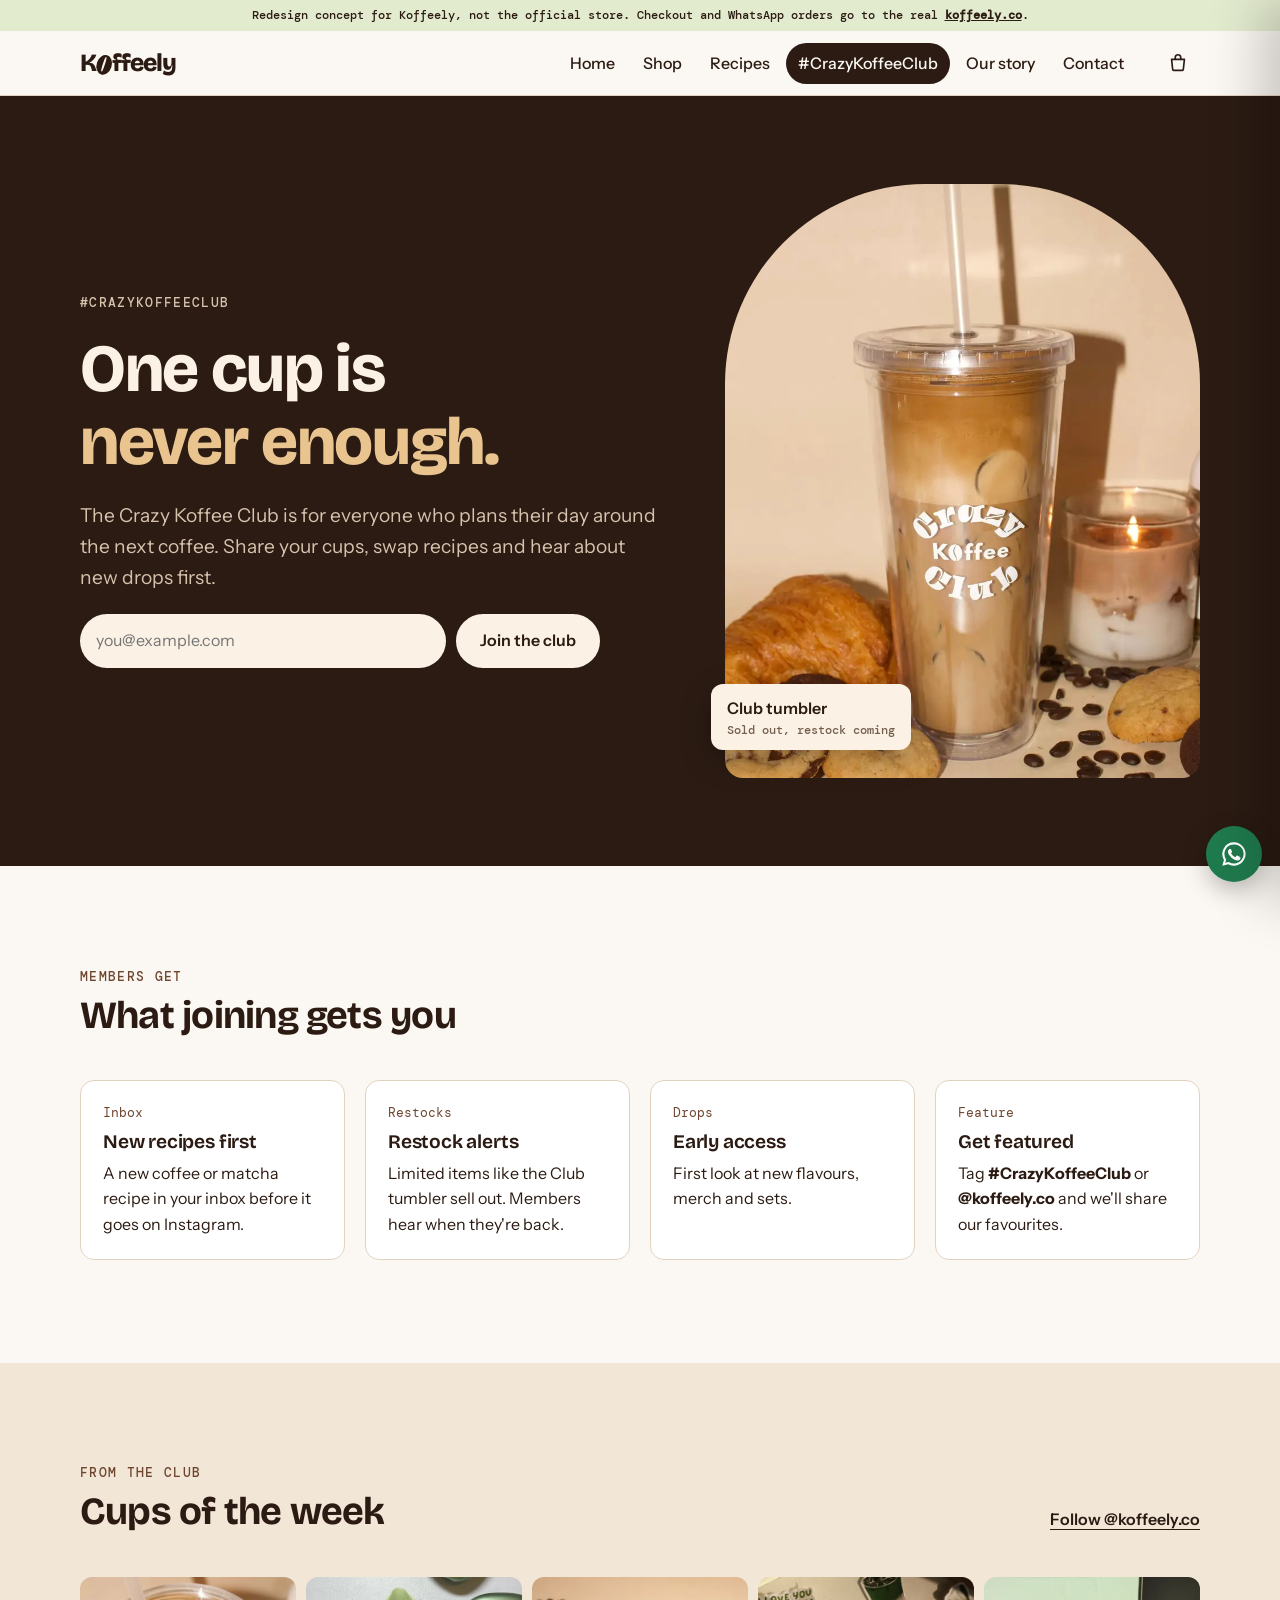
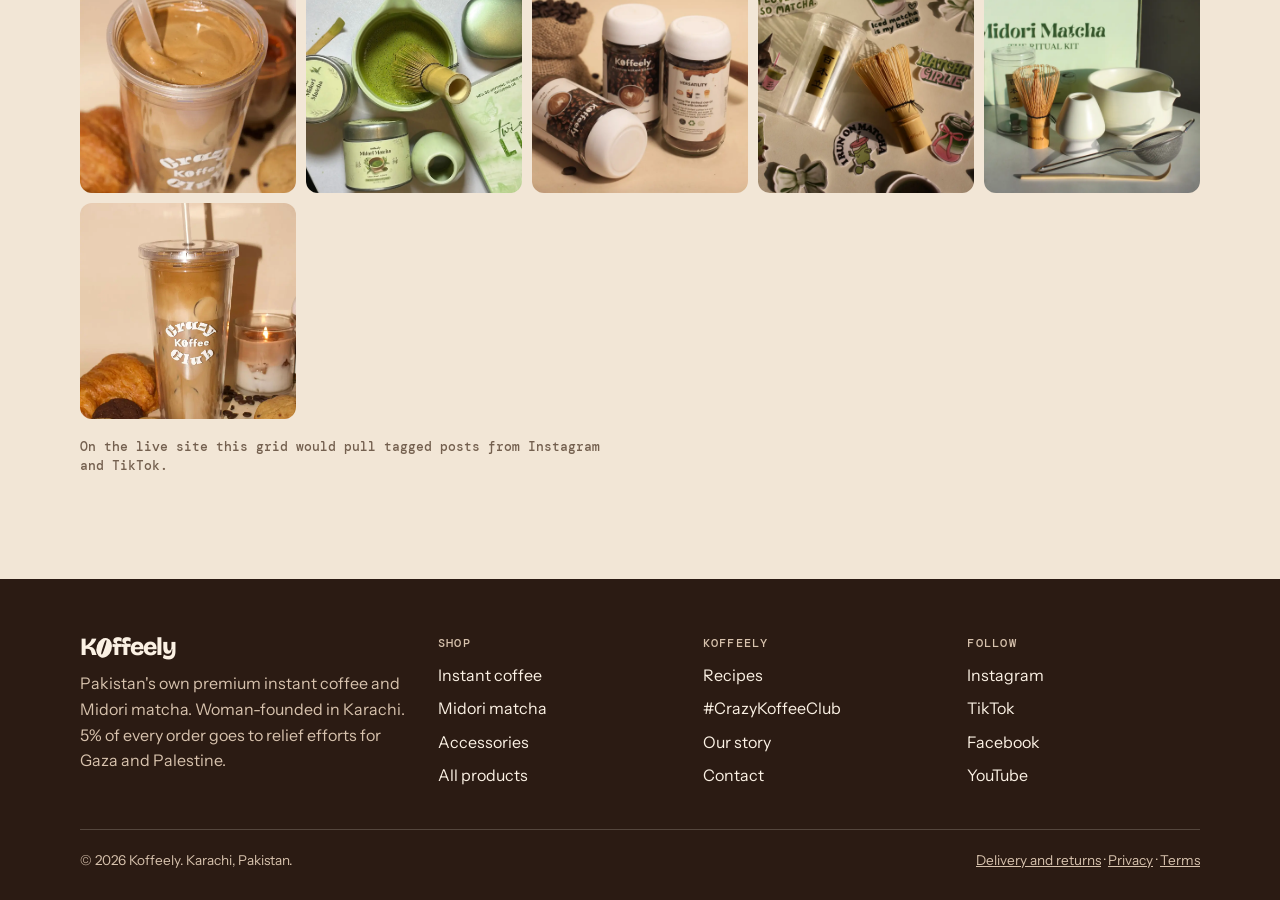
<file: club.html>
<!doctype html>
<html lang="en">
<head>
<meta charset="utf-8">
<meta name="viewport" content="width=device-width, initial-scale=1, viewport-fit=cover">
<title>#CrazyKoffeeClub | Koffeely</title>
<meta name="description" content="Join the #CrazyKoffeeClub, Koffeely's community of coffee and matcha lovers. New recipes, restock alerts and first access to new drops.">
<meta name="robots" content="noindex, nofollow">
<meta name="theme-color" content="#2b1b13">
<meta property="og:type" content="website">
<meta property="og:site_name" content="Koffeely">
<meta property="og:title" content="#CrazyKoffeeClub | Koffeely">
<meta property="og:description" content="Join the #CrazyKoffeeClub, Koffeely's community of coffee and matcha lovers. New recipes, restock alerts and first access to new drops.">
<meta property="og:image" content="assets/img/tumbler-iced-latte.webp">
<meta name="twitter:card" content="summary_large_image">
<link rel="icon" href="data:image/svg+xml,%3Csvg xmlns='http://www.w3.org/2000/svg' viewBox='0 0 32 32'%3E%3Crect width='32' height='32' rx='8' fill='%232b1b13'/%3E%3Cellipse cx='16' cy='16' rx='7' ry='10' transform='rotate(18 16 16)' fill='%23fbf1e4'/%3E%3Cpath d='M16 6.5c-3.5 5 3.5 14 0 19' stroke='%232b1b13' stroke-width='2' fill='none' transform='rotate(18 16 16)'/%3E%3C/svg%3E">
<link rel="preconnect" href="https://fonts.googleapis.com">
<link rel="preconnect" href="https://fonts.gstatic.com" crossorigin>
<link rel="stylesheet" href="https://fonts.googleapis.com/css2?family=Bricolage+Grotesque:opsz,wght@12..96,400..800&family=DM+Mono:wght@400;500&family=Instrument+Sans:wght@400..700&display=swap">
<link rel="stylesheet" href="assets/css/style.css">
</head>
<body>
<!-- header:start -->
<a class="skip" href="#main">Skip to content</a>
<p class="concept-bar">Redesign concept for Koffeely, not the official store. Checkout and WhatsApp orders go to the real <a href="https://www.koffeely.co" target="_blank" rel="noopener">koffeely.co</a>.</p>
<header class="site-header">
  <div class="wrap">
    <a class="logo" href="index.html" aria-label="Koffeely home">K<span class="bean" aria-hidden="true"></span>ffeely</a>
    <nav class="nav" id="site-nav" aria-label="Main">
      <ul>
        <li><a href="index.html">Home</a></li>
        <li><a href="shop.html">Shop</a></li>
        <li><a href="recipes.html">Recipes</a></li>
        <li><a href="club.html" aria-current="page">#CrazyKoffeeClub</a></li>
        <li><a href="about.html">Our story</a></li>
        <li><a href="contact.html">Contact</a></li>
      </ul>
    </nav>
    <div class="header-actions">
      <button type="button" class="icon-btn" data-open-cart aria-label="Open cart">
        <svg viewBox="0 0 24 24" fill="none" stroke="currentColor" stroke-width="1.8" stroke-linecap="round" stroke-linejoin="round" aria-hidden="true"><path d="M5 8h14l-1.2 11.1a1 1 0 0 1-1 .9H7.2a1 1 0 0 1-1-.9L5 8Z"/><path d="M9 8V6a3 3 0 0 1 6 0v2"/></svg>
        <span class="cart-count" data-cart-count hidden>0</span>
      </button>
      <button type="button" class="icon-btn menu-btn" aria-controls="site-nav" aria-expanded="false" aria-label="Menu">
        <svg viewBox="0 0 24 24" fill="none" stroke="currentColor" stroke-width="1.8" stroke-linecap="round" aria-hidden="true"><path d="M4 7h16M4 12h16M4 17h16"/></svg>
      </button>
    </div>
  </div>
</header>
<!-- header:end -->

<main id="main">
  <section class="hero" aria-labelledby="club-h1">
    <div class="wrap">
      <div class="hero-copy">
        <span class="eyebrow">#CrazyKoffeeClub</span>
        <h1 id="club-h1">One cup is <em>never enough.</em></h1>
        <p>The Crazy Koffee Club is for everyone who plans their day around the next coffee. Share your cups, swap recipes and hear about new drops first.</p>
        <form class="inline-form" data-demo="Concept demo: on the live store this adds you to Koffeely's Shopify email list." novalidate style="max-width:520px">
          <label class="sr-only" for="club-email">Email address</label>
          <input id="club-email" type="email" placeholder="you@example.com" autocomplete="email">
          <button class="btn btn--light" type="submit">Join the club</button>
        </form>
        <p class="form-msg" hidden></p>
      </div>
      <div class="hero-media">
        <img src="assets/img/tumbler-iced-latte.webp" alt="Iced latte in a Crazy Koffee Club tumbler next to croissants and cookies" width="800" height="1000">
        <div class="hero-tag"><span>Club tumbler</span><small>Sold out, restock coming</small></div>
      </div>
    </div>
  </section>
  <section class="section" aria-labelledby="perks-title">
    <div class="wrap">
      <div class="section-head"><div><span class="eyebrow">Members get</span><h2 id="perks-title">What joining gets you</h2></div></div>
      <div class="values">
        <div class="value"><span class="mono">Inbox</span><h3>New recipes first</h3><p>A new coffee or matcha recipe in your inbox before it goes on Instagram.</p></div>
        <div class="value"><span class="mono">Restocks</span><h3>Restock alerts</h3><p>Limited items like the Club tumbler sell out. Members hear when they're back.</p></div>
        <div class="value"><span class="mono">Drops</span><h3>Early access</h3><p>First look at new flavours, merch and sets.</p></div>
        <div class="value"><span class="mono">Feature</span><h3>Get featured</h3><p>Tag <b>#CrazyKoffeeClub</b> or <b>@koffeely.co</b> and we'll share our favourites.</p></div>
      </div>
    </div>
  </section>
  <section class="section section--crema" aria-labelledby="wall-title">
    <div class="wrap">
      <div class="section-head"><div><span class="eyebrow">From the club</span><h2 id="wall-title">Cups of the week</h2></div><a class="link" href="https://www.instagram.com/koffeely.co/" target="_blank" rel="noopener">Follow @koffeely.co</a></div>
      <div class="club-photos" style="grid-template-columns:repeat(auto-fill,minmax(min(100%,180px),1fr))">
        <img src="assets/img/tumbler-dalgona.webp" alt="Dalgona coffee in the Club tumbler" loading="lazy" width="300" height="300">
        <img src="assets/img/midori-matcha-flatlay.webp" alt="Matcha bowl and Midori tin flat lay" loading="lazy" width="300" height="300">
        <img src="assets/img/instant-coffee-jars-on-sacks.webp" alt="Koffeely jars on coffee sacks" loading="lazy" width="300" height="300">
        <img src="assets/img/midori-chasen-matcha-stickers.webp" alt="Bamboo whisk with matcha stickers" loading="lazy" width="300" height="300">
        <img src="assets/img/midori-ritual-kit-set.webp" alt="The Midori Ritual Kit set up on a table" loading="lazy" width="300" height="300">
        <img src="assets/img/tumbler-iced-latte.webp" alt="Iced latte in the Club tumbler" loading="lazy" width="300" height="300">
      </div>
      <p class="note">On the live site this grid would pull tagged posts from Instagram and TikTok.</p>
    </div>
  </section>
</main>

<!-- footer:start -->
<footer class="site-footer">
  <div class="wrap">
    <div class="footer-grid">
      <div class="footer-brand">
        <a class="logo" href="index.html" aria-label="Koffeely home">K<span class="bean" aria-hidden="true"></span>ffeely</a>
        <p>Pakistan's own premium instant coffee and Midori matcha. Woman-founded in Karachi. 5% of every order goes to relief efforts for Gaza and Palestine.</p>
      </div>
      <div>
        <h2>Shop</h2>
        <ul>
          <li><a href="shop.html#coffee">Instant coffee</a></li>
          <li><a href="shop.html#matcha">Midori matcha</a></li>
          <li><a href="shop.html#accessories">Accessories</a></li>
          <li><a href="shop.html">All products</a></li>
        </ul>
      </div>
      <div>
        <h2>Koffeely</h2>
        <ul>
          <li><a href="recipes.html">Recipes</a></li>
          <li><a href="club.html">#CrazyKoffeeClub</a></li>
          <li><a href="about.html">Our story</a></li>
          <li><a href="contact.html">Contact</a></li>
        </ul>
      </div>
      <div>
        <h2>Follow</h2>
        <ul>
          <li><a href="https://www.instagram.com/koffeely.co/" target="_blank" rel="noopener">Instagram</a></li>
          <li><a href="https://www.tiktok.com/@koffeely" target="_blank" rel="noopener">TikTok</a></li>
          <li><a href="https://www.facebook.com/profile.php?id=61572458639599" target="_blank" rel="noopener">Facebook</a></li>
          <li><a href="https://www.youtube.com/channel/UCwJWbZ6tW1SNnRqw0AzqeEQ" target="_blank" rel="noopener">YouTube</a></li>
        </ul>
      </div>
    </div>
    <div class="footer-base">
      <span>© 2026 Koffeely. Karachi, Pakistan.</span>
      <span><a href="contact.html#faq">Delivery and returns</a> · <a href="https://www.koffeely.co/policies/privacy-policy" target="_blank" rel="noopener">Privacy</a> · <a href="https://www.koffeely.co/policies/terms-of-service" target="_blank" rel="noopener">Terms</a></span>
    </div>
  </div>
</footer>

<div class="drawer-backdrop" id="cart-backdrop" data-close-cart hidden></div>
<aside class="drawer" id="cart" role="dialog" aria-modal="true" aria-labelledby="cart-title" aria-hidden="true">
  <div class="drawer-head">
    <h2 id="cart-title">Your cart</h2>
    <button type="button" class="icon-btn" id="cart-close" data-close-cart aria-label="Close cart">
      <svg viewBox="0 0 24 24" fill="none" stroke="currentColor" stroke-width="1.8" stroke-linecap="round" aria-hidden="true"><path d="M6 6l12 12M18 6 6 18"/></svg>
    </button>
  </div>
  <div class="drawer-items" id="cart-items"></div>
  <div class="drawer-foot" id="cart-foot" hidden>
    <div class="subtotal"><span>Subtotal</span><span class="price" id="cart-subtotal">Rs. 0</span></div>
    <small>Delivery is calculated at checkout.</small>
    <a class="btn btn--block" id="cart-checkout" href="#" target="_blank" rel="noopener">Check out securely</a>
    <a class="btn btn--wa btn--block" id="cart-wa" href="#" target="_blank" rel="noopener">Order on WhatsApp instead</a>
  </div>
</aside>
<div class="toast" id="toast" role="status" aria-live="polite"></div>
<a class="wa-float" data-wa-float href="https://wa.me/923292016132" target="_blank" rel="noopener" aria-label="Chat with Koffeely on WhatsApp">
  <svg viewBox="0 0 24 24" fill="currentColor" aria-hidden="true"><path d="M12 2a10 10 0 0 0-8.6 15.1L2 22l5-1.3A10 10 0 1 0 12 2Zm0 18.2a8.2 8.2 0 0 1-4.2-1.2l-.3-.2-3 .8.8-2.9-.2-.3A8.2 8.2 0 1 1 12 20.2Zm4.5-6.1c-.2-.1-1.5-.7-1.7-.8s-.4-.1-.6.1-.7.8-.8 1-.3.2-.5.1a6.7 6.7 0 0 1-3.3-2.9c-.3-.4.3-.4.7-1.3.1-.2 0-.3 0-.4l-.8-1.8c-.2-.5-.4-.4-.6-.4h-.5a1 1 0 0 0-.7.3 3 3 0 0 0-.9 2.2 5.2 5.2 0 0 0 1.1 2.7 11.8 11.8 0 0 0 4.5 4c1.7.7 2.3.8 3.2.6a2.7 2.7 0 0 0 1.8-1.2 2.2 2.2 0 0 0 .1-1.2c0-.1-.2-.2-.5-.3Z"/></svg>
</a>
<script src="assets/js/products.js"></script>
<script src="assets/js/main.js"></script>
<!-- footer:end -->
</body>
</html>
</file>
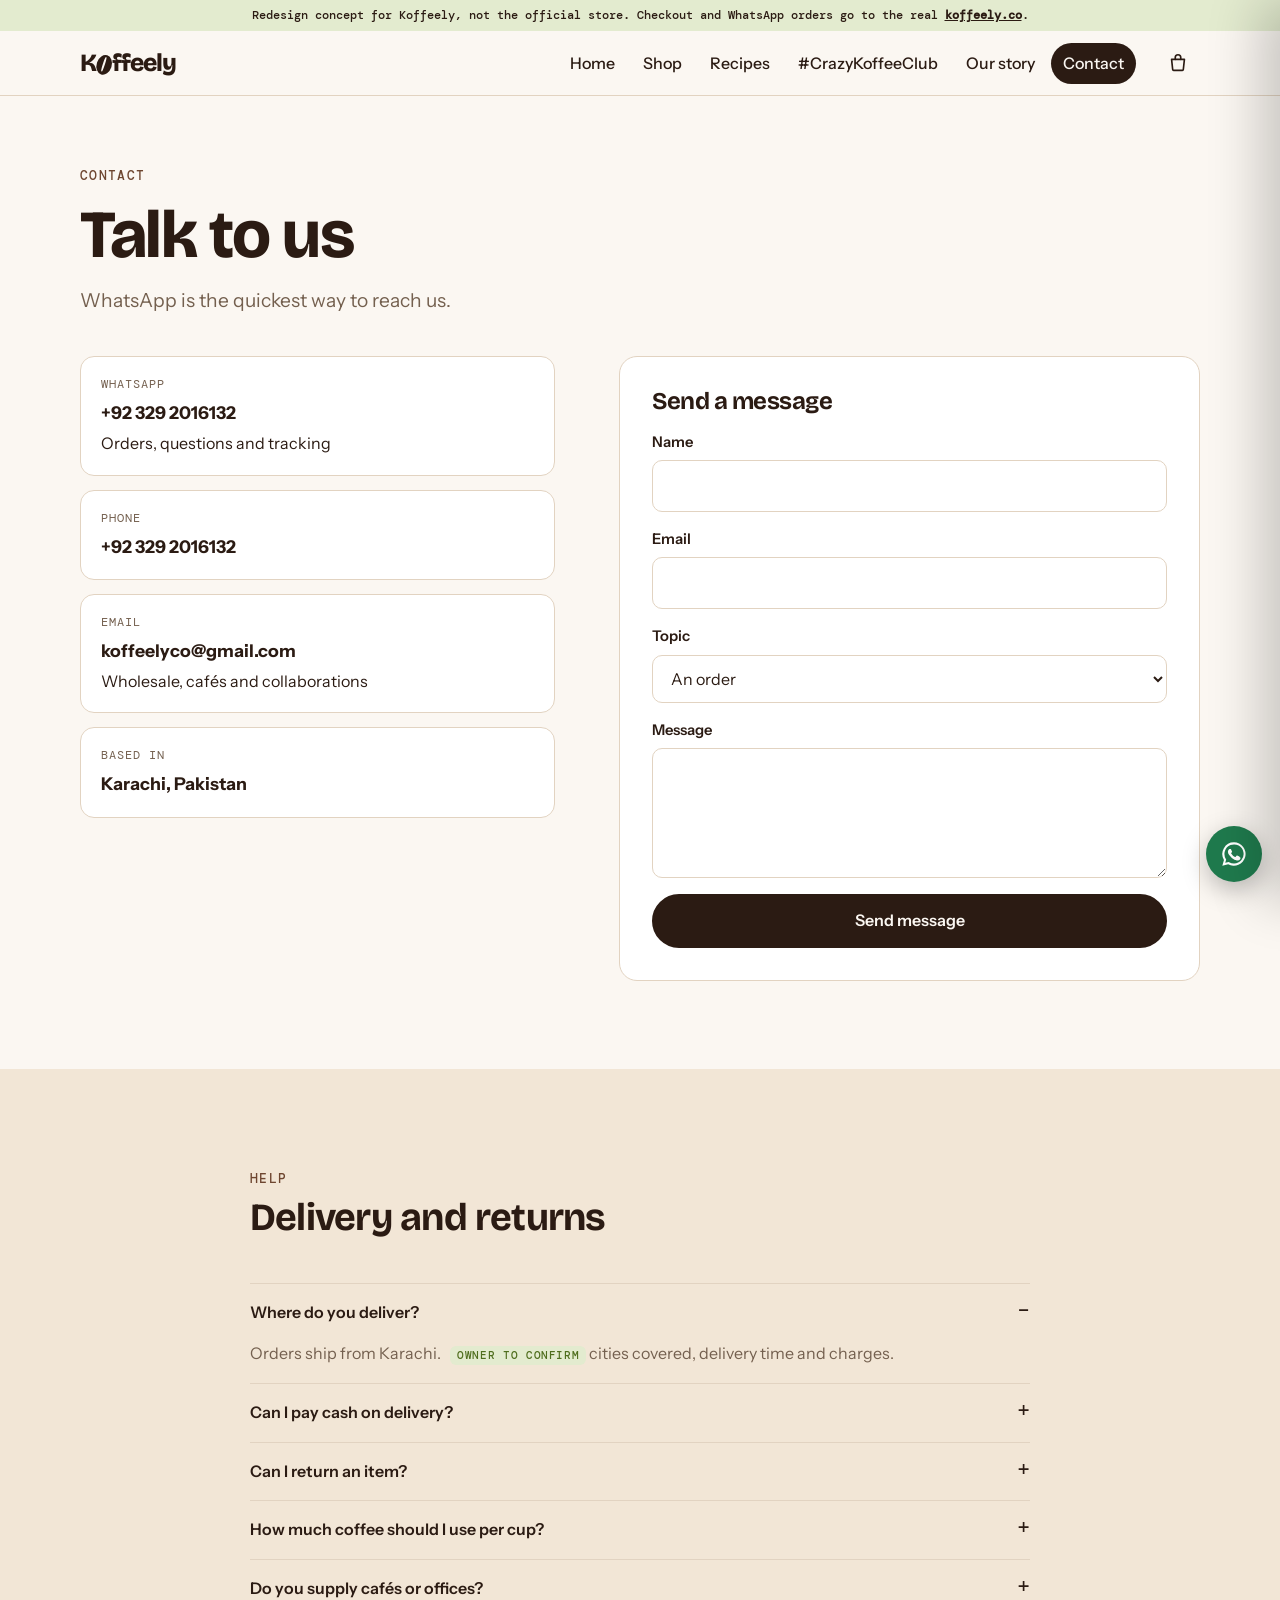
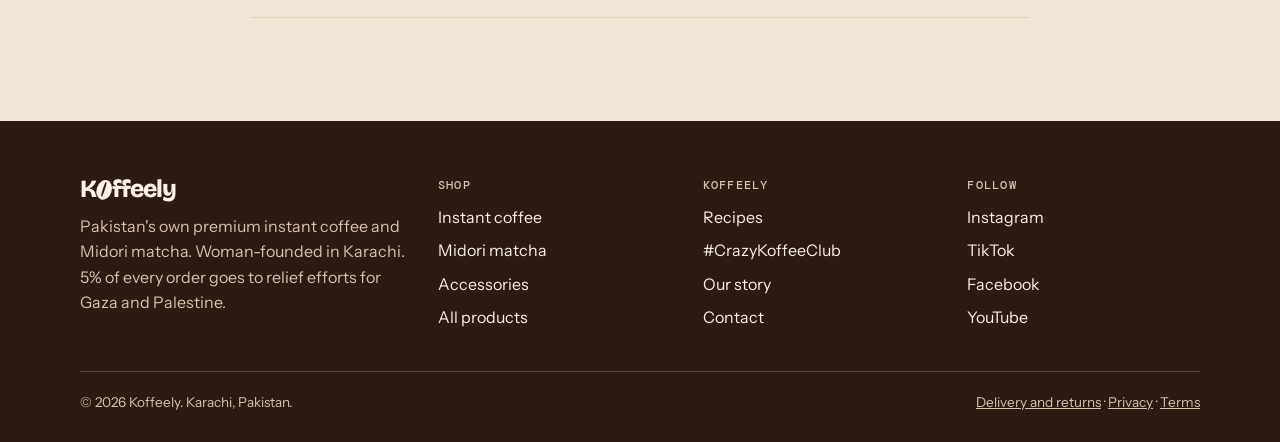
<file: contact.html>
<!doctype html>
<html lang="en">
<head>
<meta charset="utf-8">
<meta name="viewport" content="width=device-width, initial-scale=1, viewport-fit=cover">
<title>Contact Koffeely | WhatsApp, Phone and Email</title>
<meta name="description" content="Questions about an order, wholesale or collaborations? Message Koffeely on WhatsApp at +92 329 2016132 or email koffeelyco@gmail.com.">
<meta name="robots" content="noindex, nofollow">
<meta name="theme-color" content="#2b1b13">
<meta property="og:type" content="website">
<meta property="og:site_name" content="Koffeely">
<meta property="og:title" content="Contact Koffeely | WhatsApp, Phone and Email">
<meta property="og:description" content="Questions about an order, wholesale or collaborations? Message Koffeely on WhatsApp at +92 329 2016132 or email koffeelyco@gmail.com.">
<meta property="og:image" content="assets/img/og-koffeely.jpg">
<meta name="twitter:card" content="summary_large_image">
<link rel="icon" href="data:image/svg+xml,%3Csvg xmlns='http://www.w3.org/2000/svg' viewBox='0 0 32 32'%3E%3Crect width='32' height='32' rx='8' fill='%232b1b13'/%3E%3Cellipse cx='16' cy='16' rx='7' ry='10' transform='rotate(18 16 16)' fill='%23fbf1e4'/%3E%3Cpath d='M16 6.5c-3.5 5 3.5 14 0 19' stroke='%232b1b13' stroke-width='2' fill='none' transform='rotate(18 16 16)'/%3E%3C/svg%3E">
<link rel="preconnect" href="https://fonts.googleapis.com">
<link rel="preconnect" href="https://fonts.gstatic.com" crossorigin>
<link rel="stylesheet" href="https://fonts.googleapis.com/css2?family=Bricolage+Grotesque:opsz,wght@12..96,400..800&family=DM+Mono:wght@400;500&family=Instrument+Sans:wght@400..700&display=swap">
<link rel="stylesheet" href="assets/css/style.css">
<script type="application/ld+json">
{"@context":"https://schema.org","@type":"FAQPage","mainEntity":[{"@type":"Question","name":"Can I return an item?","acceptedAnswer":{"@type":"Answer","text":"Because our products are food and drink, we can't take returns on opened items. If your order arrives damaged or incorrect, contact us within 48 hours of delivery."}},{"@type":"Question","name":"How much coffee should I use per cup?","acceptedAnswer":{"@type":"Answer","text":"Start with 1 teaspoon (about 2 g) for 200 ml of water or milk."}}]}
</script>
</head>
<body>
<!-- header:start -->
<a class="skip" href="#main">Skip to content</a>
<p class="concept-bar">Redesign concept for Koffeely, not the official store. Checkout and WhatsApp orders go to the real <a href="https://www.koffeely.co" target="_blank" rel="noopener">koffeely.co</a>.</p>
<header class="site-header">
  <div class="wrap">
    <a class="logo" href="index.html" aria-label="Koffeely home">K<span class="bean" aria-hidden="true"></span>ffeely</a>
    <nav class="nav" id="site-nav" aria-label="Main">
      <ul>
        <li><a href="index.html">Home</a></li>
        <li><a href="shop.html">Shop</a></li>
        <li><a href="recipes.html">Recipes</a></li>
        <li><a href="club.html">#CrazyKoffeeClub</a></li>
        <li><a href="about.html">Our story</a></li>
        <li><a href="contact.html" aria-current="page">Contact</a></li>
      </ul>
    </nav>
    <div class="header-actions">
      <button type="button" class="icon-btn" data-open-cart aria-label="Open cart">
        <svg viewBox="0 0 24 24" fill="none" stroke="currentColor" stroke-width="1.8" stroke-linecap="round" stroke-linejoin="round" aria-hidden="true"><path d="M5 8h14l-1.2 11.1a1 1 0 0 1-1 .9H7.2a1 1 0 0 1-1-.9L5 8Z"/><path d="M9 8V6a3 3 0 0 1 6 0v2"/></svg>
        <span class="cart-count" data-cart-count hidden>0</span>
      </button>
      <button type="button" class="icon-btn menu-btn" aria-controls="site-nav" aria-expanded="false" aria-label="Menu">
        <svg viewBox="0 0 24 24" fill="none" stroke="currentColor" stroke-width="1.8" stroke-linecap="round" aria-hidden="true"><path d="M4 7h16M4 12h16M4 17h16"/></svg>
      </button>
    </div>
  </div>
</header>
<!-- header:end -->

<main id="main">
  <div class="wrap page-head">
    <span class="eyebrow">Contact</span>
    <h1>Talk to us</h1>
    <p class="lede">WhatsApp is the quickest way to reach us.</p>
  </div>
  <section class="wrap contact" style="padding-bottom:clamp(48px,7vw,88px)" aria-label="Contact details and form">
    <div class="contact-cards">
      <a class="contact-card" style="text-decoration:none" href="https://wa.me/923292016132" target="_blank" rel="noopener"><span class="mono">WhatsApp</span><strong>+92 329 2016132</strong><span>Orders, questions and tracking</span></a>
      <div class="contact-card"><span class="mono">Phone</span><strong>+92 329 2016132</strong></div>
      <div class="contact-card"><span class="mono">Email</span><strong>koffeelyco@gmail.com</strong><span>Wholesale, cafés and collaborations</span></div>
      <div class="contact-card"><span class="mono">Based in</span><strong>Karachi, Pakistan</strong></div>
    </div>
    <div>
      <form class="contact-form" data-demo="Concept demo: nothing was sent. On the live store this form goes to Koffeely's Shopify inbox. For now, message on WhatsApp." novalidate>
        <h2 style="font-size:var(--step-2)">Send a message</h2>
        <div class="field"><label for="c-name">Name</label><input id="c-name" autocomplete="name"></div>
        <div class="field"><label for="c-email">Email</label><input id="c-email" type="email" autocomplete="email"></div>
        <div class="field"><label for="c-topic">Topic</label><select id="c-topic"><option>An order</option><option>Product question</option><option>Wholesale or cafés</option><option>Collaboration</option></select></div>
        <div class="field"><label for="c-msg">Message</label><textarea id="c-msg"></textarea></div>
        <button class="btn" type="submit">Send message</button>
        <p class="form-msg" hidden></p>
      </form>
    </div>
  </section>
  <section class="section section--crema" id="faq" aria-labelledby="faq-title">
    <div class="wrap" style="max-width:860px">
      <div class="section-head"><div><span class="eyebrow">Help</span><h2 id="faq-title">Delivery and returns</h2></div></div>
      <div class="faq">
        <details open><summary>Where do you deliver?</summary><div><p>Orders ship from Karachi. <span class="confirm-tag">Owner to confirm</span> cities covered, delivery time and charges.</p></div></details>
        <details><summary>Can I pay cash on delivery?</summary><div><p>You can pay online at checkout or order on WhatsApp. <span class="confirm-tag">Owner to confirm</span> COD availability.</p></div></details>
        <details><summary>Can I return an item?</summary><div><p>Because our products are food and drink, we can't take returns on opened items. If your order arrives damaged or incorrect, contact us within 48 hours of delivery and we'll make it right.</p></div></details>
        <details><summary>How much coffee should I use per cup?</summary><div><p>Start with 1 teaspoon (about 2 g) for 200 ml of water or milk. Use 2 teaspoons for iced drinks. See our <a href="recipes.html">recipes</a> for more.</p></div></details>
        <details><summary>Do you supply cafés or offices?</summary><div><p>Email koffeelyco@gmail.com with your monthly volume. <span class="confirm-tag">Owner to confirm</span> wholesale terms.</p></div></details>
      </div>
    </div>
  </section>
</main>

<!-- footer:start -->
<footer class="site-footer">
  <div class="wrap">
    <div class="footer-grid">
      <div class="footer-brand">
        <a class="logo" href="index.html" aria-label="Koffeely home">K<span class="bean" aria-hidden="true"></span>ffeely</a>
        <p>Pakistan's own premium instant coffee and Midori matcha. Woman-founded in Karachi. 5% of every order goes to relief efforts for Gaza and Palestine.</p>
      </div>
      <div>
        <h2>Shop</h2>
        <ul>
          <li><a href="shop.html#coffee">Instant coffee</a></li>
          <li><a href="shop.html#matcha">Midori matcha</a></li>
          <li><a href="shop.html#accessories">Accessories</a></li>
          <li><a href="shop.html">All products</a></li>
        </ul>
      </div>
      <div>
        <h2>Koffeely</h2>
        <ul>
          <li><a href="recipes.html">Recipes</a></li>
          <li><a href="club.html">#CrazyKoffeeClub</a></li>
          <li><a href="about.html">Our story</a></li>
          <li><a href="contact.html">Contact</a></li>
        </ul>
      </div>
      <div>
        <h2>Follow</h2>
        <ul>
          <li><a href="https://www.instagram.com/koffeely.co/" target="_blank" rel="noopener">Instagram</a></li>
          <li><a href="https://www.tiktok.com/@koffeely" target="_blank" rel="noopener">TikTok</a></li>
          <li><a href="https://www.facebook.com/profile.php?id=61572458639599" target="_blank" rel="noopener">Facebook</a></li>
          <li><a href="https://www.youtube.com/channel/UCwJWbZ6tW1SNnRqw0AzqeEQ" target="_blank" rel="noopener">YouTube</a></li>
        </ul>
      </div>
    </div>
    <div class="footer-base">
      <span>© 2026 Koffeely. Karachi, Pakistan.</span>
      <span><a href="contact.html#faq">Delivery and returns</a> · <a href="https://www.koffeely.co/policies/privacy-policy" target="_blank" rel="noopener">Privacy</a> · <a href="https://www.koffeely.co/policies/terms-of-service" target="_blank" rel="noopener">Terms</a></span>
    </div>
  </div>
</footer>

<div class="drawer-backdrop" id="cart-backdrop" data-close-cart hidden></div>
<aside class="drawer" id="cart" role="dialog" aria-modal="true" aria-labelledby="cart-title" aria-hidden="true">
  <div class="drawer-head">
    <h2 id="cart-title">Your cart</h2>
    <button type="button" class="icon-btn" id="cart-close" data-close-cart aria-label="Close cart">
      <svg viewBox="0 0 24 24" fill="none" stroke="currentColor" stroke-width="1.8" stroke-linecap="round" aria-hidden="true"><path d="M6 6l12 12M18 6 6 18"/></svg>
    </button>
  </div>
  <div class="drawer-items" id="cart-items"></div>
  <div class="drawer-foot" id="cart-foot" hidden>
    <div class="subtotal"><span>Subtotal</span><span class="price" id="cart-subtotal">Rs. 0</span></div>
    <small>Delivery is calculated at checkout.</small>
    <a class="btn btn--block" id="cart-checkout" href="#" target="_blank" rel="noopener">Check out securely</a>
    <a class="btn btn--wa btn--block" id="cart-wa" href="#" target="_blank" rel="noopener">Order on WhatsApp instead</a>
  </div>
</aside>
<div class="toast" id="toast" role="status" aria-live="polite"></div>
<a class="wa-float" data-wa-float href="https://wa.me/923292016132" target="_blank" rel="noopener" aria-label="Chat with Koffeely on WhatsApp">
  <svg viewBox="0 0 24 24" fill="currentColor" aria-hidden="true"><path d="M12 2a10 10 0 0 0-8.6 15.1L2 22l5-1.3A10 10 0 1 0 12 2Zm0 18.2a8.2 8.2 0 0 1-4.2-1.2l-.3-.2-3 .8.8-2.9-.2-.3A8.2 8.2 0 1 1 12 20.2Zm4.5-6.1c-.2-.1-1.5-.7-1.7-.8s-.4-.1-.6.1-.7.8-.8 1-.3.2-.5.1a6.7 6.7 0 0 1-3.3-2.9c-.3-.4.3-.4.7-1.3.1-.2 0-.3 0-.4l-.8-1.8c-.2-.5-.4-.4-.6-.4h-.5a1 1 0 0 0-.7.3 3 3 0 0 0-.9 2.2 5.2 5.2 0 0 0 1.1 2.7 11.8 11.8 0 0 0 4.5 4c1.7.7 2.3.8 3.2.6a2.7 2.7 0 0 0 1.8-1.2 2.2 2.2 0 0 0 .1-1.2c0-.1-.2-.2-.5-.3Z"/></svg>
</a>
<script src="assets/js/products.js"></script>
<script src="assets/js/main.js"></script>
<!-- footer:end -->
</body>
</html>
</file>
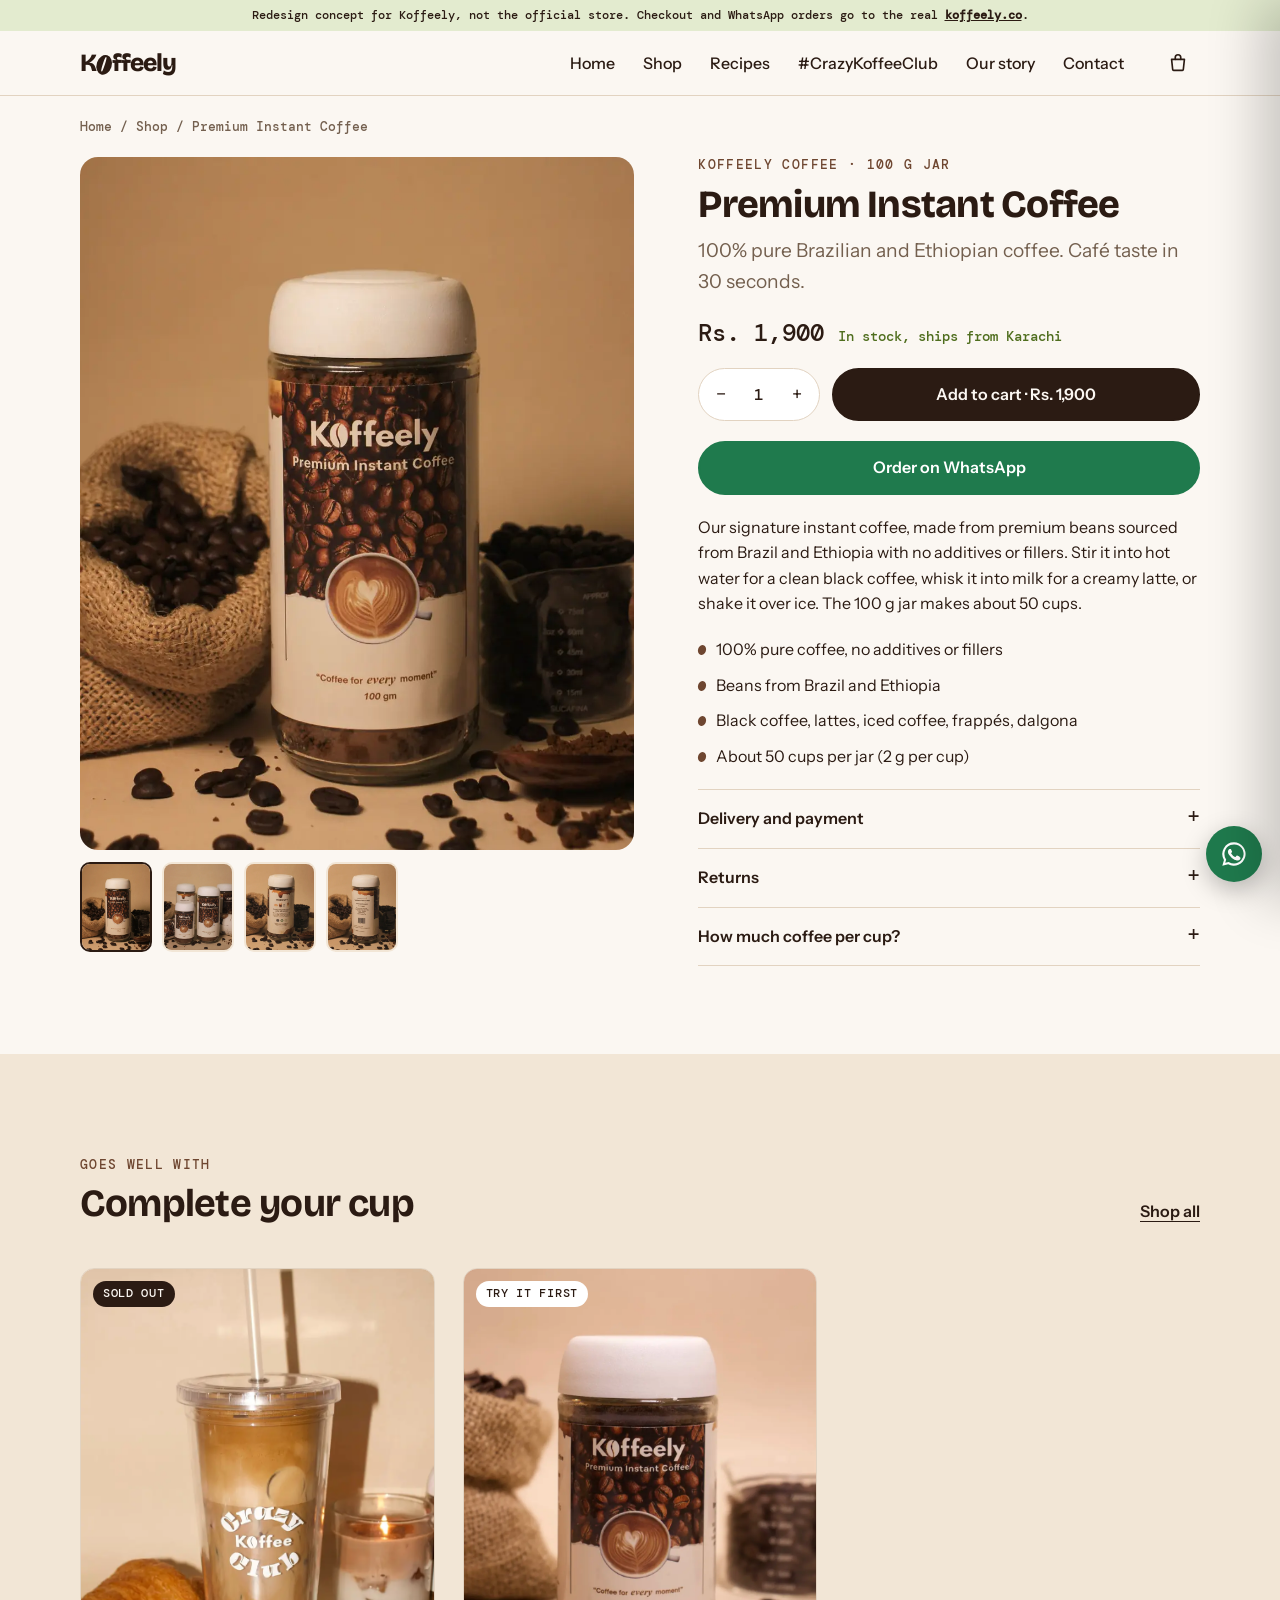
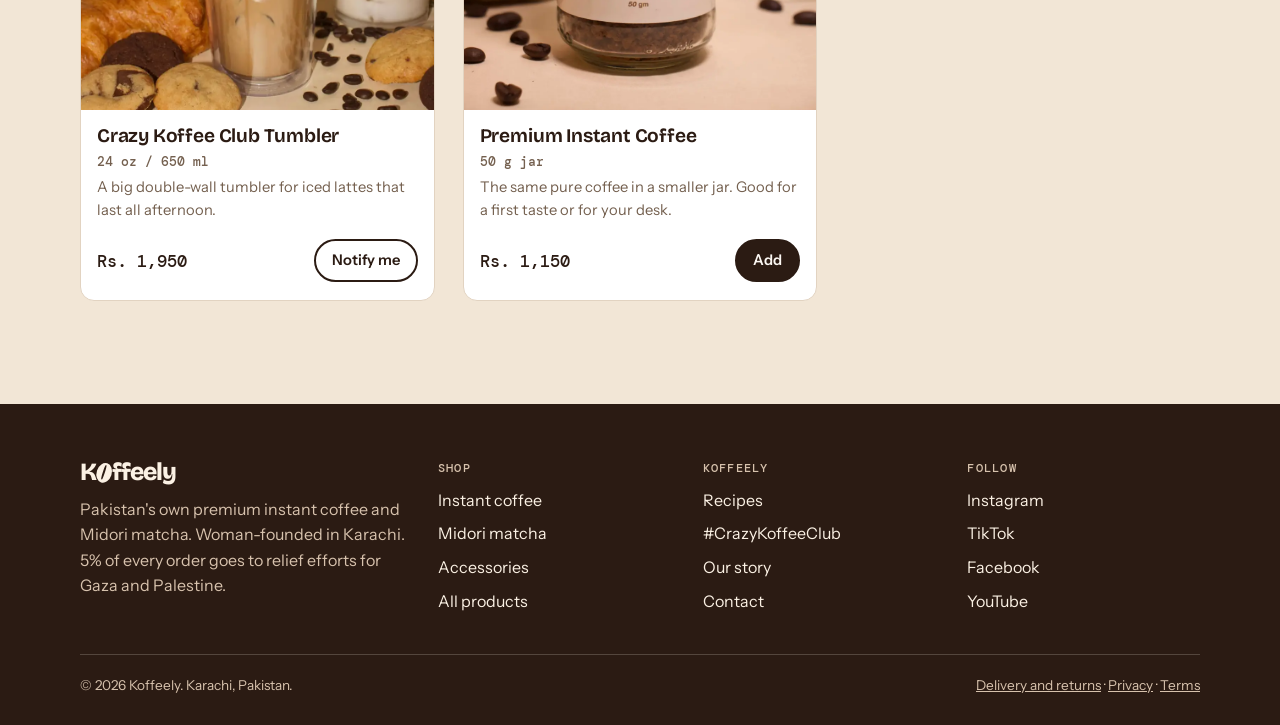
<file: product.html>
<!doctype html>
<html lang="en">
<head>
<meta charset="utf-8">
<meta name="viewport" content="width=device-width, initial-scale=1, viewport-fit=cover">
<title>Koffeely Premium Instant Coffee | Koffeely</title>
<meta name="description" content="100% pure Brazilian and Ethiopian instant coffee from Koffeely, Pakistan's own premium coffee brand.">
<meta name="robots" content="noindex, nofollow">
<meta name="theme-color" content="#2b1b13">
<meta property="og:type" content="website">
<meta property="og:site_name" content="Koffeely">
<meta property="og:title" content="Koffeely Premium Instant Coffee | Koffeely">
<meta property="og:description" content="100% pure Brazilian and Ethiopian instant coffee from Koffeely, Pakistan's own premium coffee brand.">
<meta property="og:image" content="assets/img/og-koffeely.jpg">
<meta name="twitter:card" content="summary_large_image">
<link rel="icon" href="data:image/svg+xml,%3Csvg xmlns='http://www.w3.org/2000/svg' viewBox='0 0 32 32'%3E%3Crect width='32' height='32' rx='8' fill='%232b1b13'/%3E%3Cellipse cx='16' cy='16' rx='7' ry='10' transform='rotate(18 16 16)' fill='%23fbf1e4'/%3E%3Cpath d='M16 6.5c-3.5 5 3.5 14 0 19' stroke='%232b1b13' stroke-width='2' fill='none' transform='rotate(18 16 16)'/%3E%3C/svg%3E">
<link rel="preconnect" href="https://fonts.googleapis.com">
<link rel="preconnect" href="https://fonts.gstatic.com" crossorigin>
<link rel="stylesheet" href="https://fonts.googleapis.com/css2?family=Bricolage+Grotesque:opsz,wght@12..96,400..800&family=DM+Mono:wght@400;500&family=Instrument+Sans:wght@400..700&display=swap">
<link rel="stylesheet" href="assets/css/style.css">
<script type="application/ld+json" id="product-ld">{}</script>
</head>
<body>
<!-- header:start -->
<a class="skip" href="#main">Skip to content</a>
<p class="concept-bar">Redesign concept for Koffeely, not the official store. Checkout and WhatsApp orders go to the real <a href="https://www.koffeely.co" target="_blank" rel="noopener">koffeely.co</a>.</p>
<header class="site-header">
  <div class="wrap">
    <a class="logo" href="index.html" aria-label="Koffeely home">K<span class="bean" aria-hidden="true"></span>ffeely</a>
    <nav class="nav" id="site-nav" aria-label="Main">
      <ul>
        <li><a href="index.html">Home</a></li>
        <li><a href="shop.html">Shop</a></li>
        <li><a href="recipes.html">Recipes</a></li>
        <li><a href="club.html">#CrazyKoffeeClub</a></li>
        <li><a href="about.html">Our story</a></li>
        <li><a href="contact.html">Contact</a></li>
      </ul>
    </nav>
    <div class="header-actions">
      <button type="button" class="icon-btn" data-open-cart aria-label="Open cart">
        <svg viewBox="0 0 24 24" fill="none" stroke="currentColor" stroke-width="1.8" stroke-linecap="round" stroke-linejoin="round" aria-hidden="true"><path d="M5 8h14l-1.2 11.1a1 1 0 0 1-1 .9H7.2a1 1 0 0 1-1-.9L5 8Z"/><path d="M9 8V6a3 3 0 0 1 6 0v2"/></svg>
        <span class="cart-count" data-cart-count hidden>0</span>
      </button>
      <button type="button" class="icon-btn menu-btn" aria-controls="site-nav" aria-expanded="false" aria-label="Menu">
        <svg viewBox="0 0 24 24" fill="none" stroke="currentColor" stroke-width="1.8" stroke-linecap="round" aria-hidden="true"><path d="M4 7h16M4 12h16M4 17h16"/></svg>
      </button>
    </div>
  </div>
</header>
<!-- header:end -->

<main id="main">
  <div class="wrap">
    <nav class="crumbs" aria-label="Breadcrumb"><a href="index.html">Home</a> / <a href="shop.html">Shop</a> / <span id="crumb-name" aria-current="page">Product</span></nav>
    <div class="pdp" id="pdp"></div>
  </div>
  <section class="section section--crema" aria-labelledby="pairs-title">
    <div class="wrap">
      <div class="section-head"><div><span class="eyebrow">Goes well with</span><h2 id="pairs-title">Complete your cup</h2></div><a class="link" href="shop.html">Shop all</a></div>
      <div class="grid" data-products data-pairs></div>
    </div>
  </section>
</main>

<!-- footer:start -->
<footer class="site-footer">
  <div class="wrap">
    <div class="footer-grid">
      <div class="footer-brand">
        <a class="logo" href="index.html" aria-label="Koffeely home">K<span class="bean" aria-hidden="true"></span>ffeely</a>
        <p>Pakistan's own premium instant coffee and Midori matcha. Woman-founded in Karachi. 5% of every order goes to relief efforts for Gaza and Palestine.</p>
      </div>
      <div>
        <h2>Shop</h2>
        <ul>
          <li><a href="shop.html#coffee">Instant coffee</a></li>
          <li><a href="shop.html#matcha">Midori matcha</a></li>
          <li><a href="shop.html#accessories">Accessories</a></li>
          <li><a href="shop.html">All products</a></li>
        </ul>
      </div>
      <div>
        <h2>Koffeely</h2>
        <ul>
          <li><a href="recipes.html">Recipes</a></li>
          <li><a href="club.html">#CrazyKoffeeClub</a></li>
          <li><a href="about.html">Our story</a></li>
          <li><a href="contact.html">Contact</a></li>
        </ul>
      </div>
      <div>
        <h2>Follow</h2>
        <ul>
          <li><a href="https://www.instagram.com/koffeely.co/" target="_blank" rel="noopener">Instagram</a></li>
          <li><a href="https://www.tiktok.com/@koffeely" target="_blank" rel="noopener">TikTok</a></li>
          <li><a href="https://www.facebook.com/profile.php?id=61572458639599" target="_blank" rel="noopener">Facebook</a></li>
          <li><a href="https://www.youtube.com/channel/UCwJWbZ6tW1SNnRqw0AzqeEQ" target="_blank" rel="noopener">YouTube</a></li>
        </ul>
      </div>
    </div>
    <div class="footer-base">
      <span>© 2026 Koffeely. Karachi, Pakistan.</span>
      <span><a href="contact.html#faq">Delivery and returns</a> · <a href="https://www.koffeely.co/policies/privacy-policy" target="_blank" rel="noopener">Privacy</a> · <a href="https://www.koffeely.co/policies/terms-of-service" target="_blank" rel="noopener">Terms</a></span>
    </div>
  </div>
</footer>

<div class="drawer-backdrop" id="cart-backdrop" data-close-cart hidden></div>
<aside class="drawer" id="cart" role="dialog" aria-modal="true" aria-labelledby="cart-title" aria-hidden="true">
  <div class="drawer-head">
    <h2 id="cart-title">Your cart</h2>
    <button type="button" class="icon-btn" id="cart-close" data-close-cart aria-label="Close cart">
      <svg viewBox="0 0 24 24" fill="none" stroke="currentColor" stroke-width="1.8" stroke-linecap="round" aria-hidden="true"><path d="M6 6l12 12M18 6 6 18"/></svg>
    </button>
  </div>
  <div class="drawer-items" id="cart-items"></div>
  <div class="drawer-foot" id="cart-foot" hidden>
    <div class="subtotal"><span>Subtotal</span><span class="price" id="cart-subtotal">Rs. 0</span></div>
    <small>Delivery is calculated at checkout.</small>
    <a class="btn btn--block" id="cart-checkout" href="#" target="_blank" rel="noopener">Check out securely</a>
    <a class="btn btn--wa btn--block" id="cart-wa" href="#" target="_blank" rel="noopener">Order on WhatsApp instead</a>
  </div>
</aside>
<div class="toast" id="toast" role="status" aria-live="polite"></div>
<a class="wa-float" data-wa-float href="https://wa.me/923292016132" target="_blank" rel="noopener" aria-label="Chat with Koffeely on WhatsApp">
  <svg viewBox="0 0 24 24" fill="currentColor" aria-hidden="true"><path d="M12 2a10 10 0 0 0-8.6 15.1L2 22l5-1.3A10 10 0 1 0 12 2Zm0 18.2a8.2 8.2 0 0 1-4.2-1.2l-.3-.2-3 .8.8-2.9-.2-.3A8.2 8.2 0 1 1 12 20.2Zm4.5-6.1c-.2-.1-1.5-.7-1.7-.8s-.4-.1-.6.1-.7.8-.8 1-.3.2-.5.1a6.7 6.7 0 0 1-3.3-2.9c-.3-.4.3-.4.7-1.3.1-.2 0-.3 0-.4l-.8-1.8c-.2-.5-.4-.4-.6-.4h-.5a1 1 0 0 0-.7.3 3 3 0 0 0-.9 2.2 5.2 5.2 0 0 0 1.1 2.7 11.8 11.8 0 0 0 4.5 4c1.7.7 2.3.8 3.2.6a2.7 2.7 0 0 0 1.8-1.2 2.2 2.2 0 0 0 .1-1.2c0-.1-.2-.2-.5-.3Z"/></svg>
</a>
<script src="assets/js/products.js"></script>
<script src="assets/js/main.js"></script>
<!-- footer:end -->
</body>
</html>
</file>
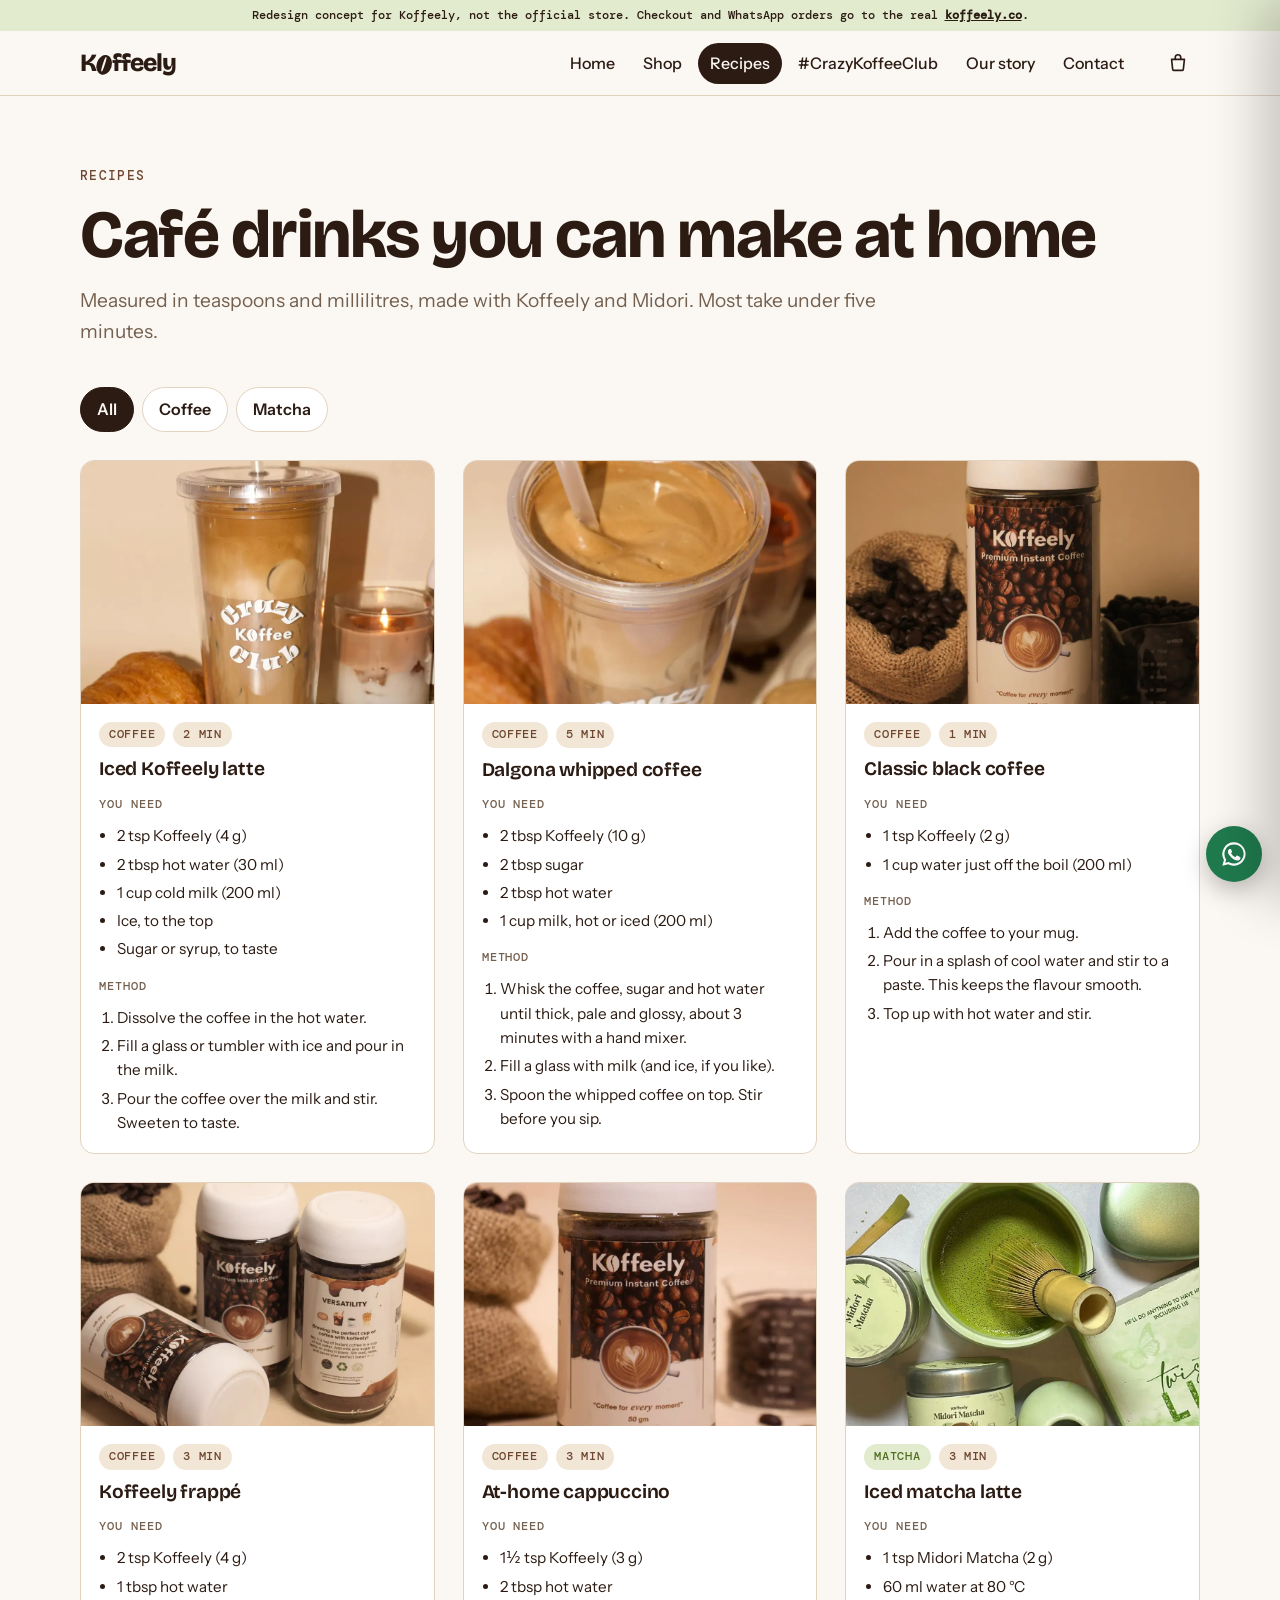
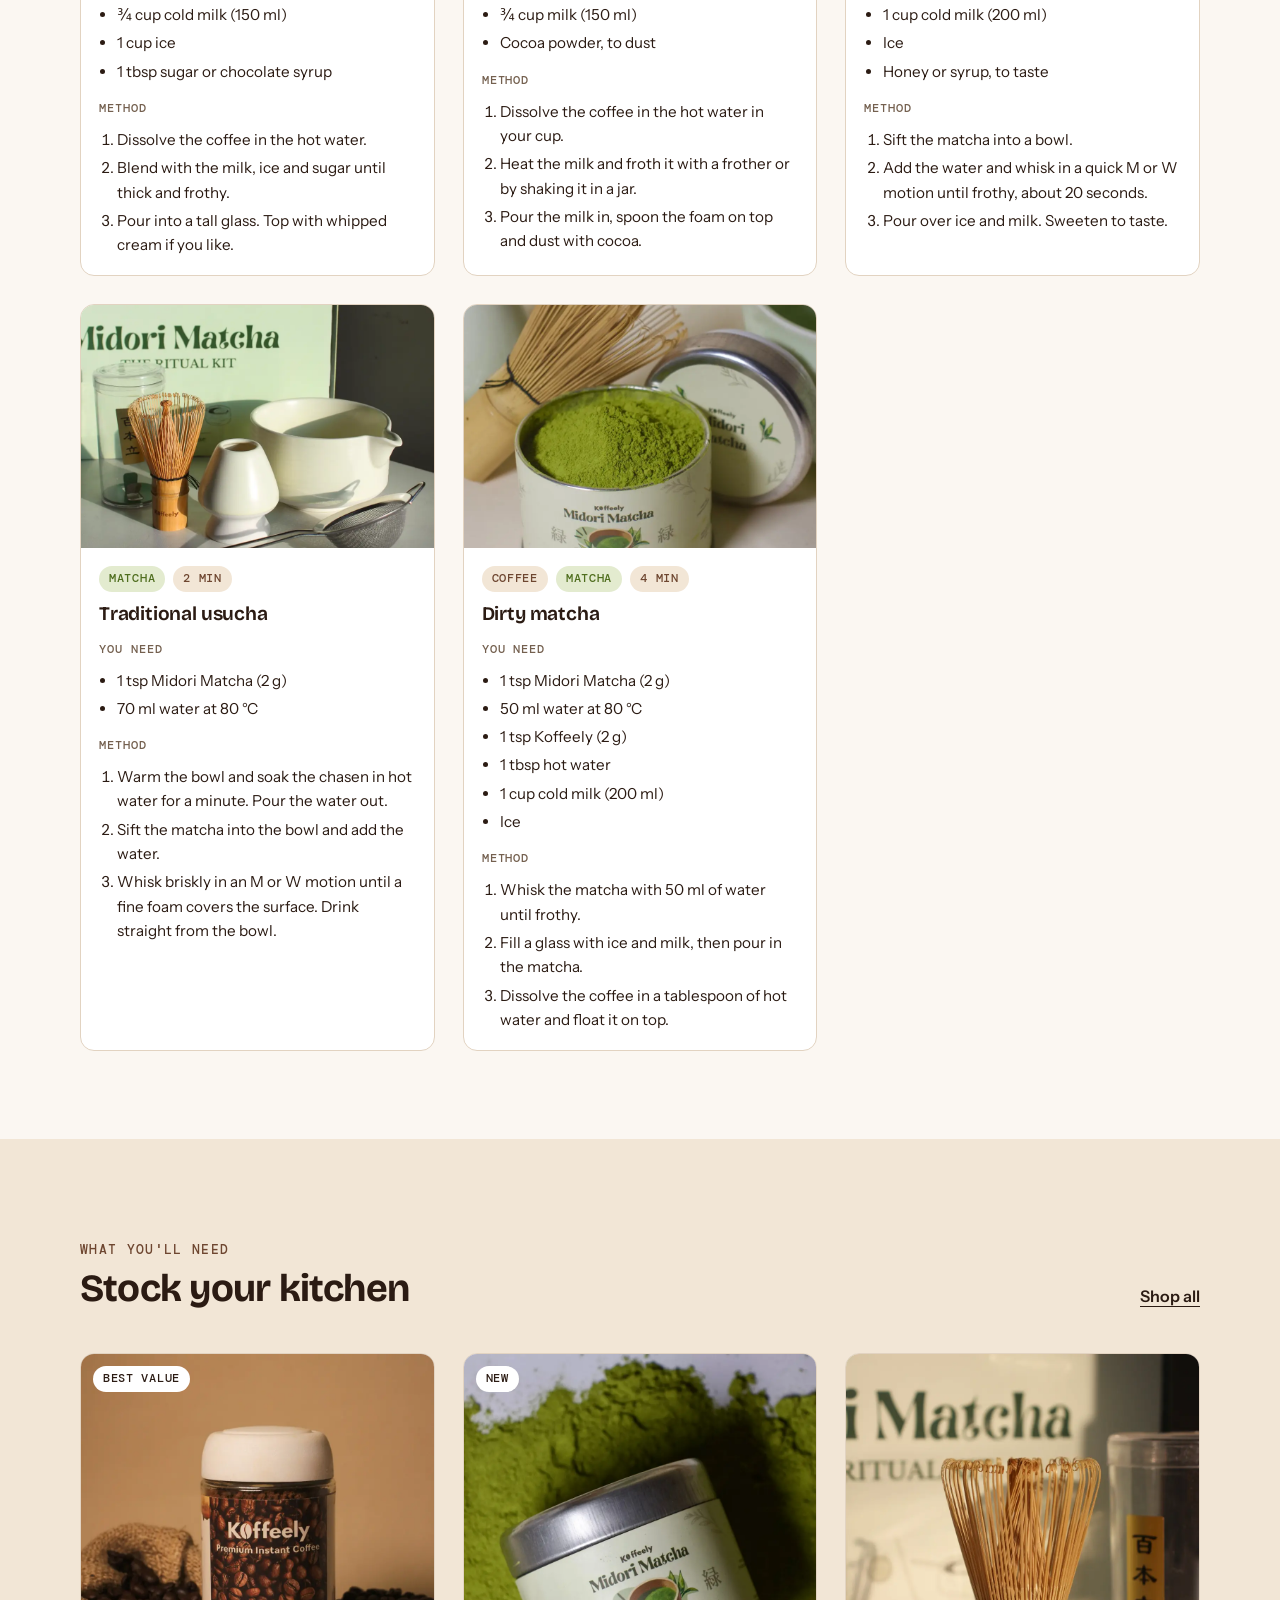
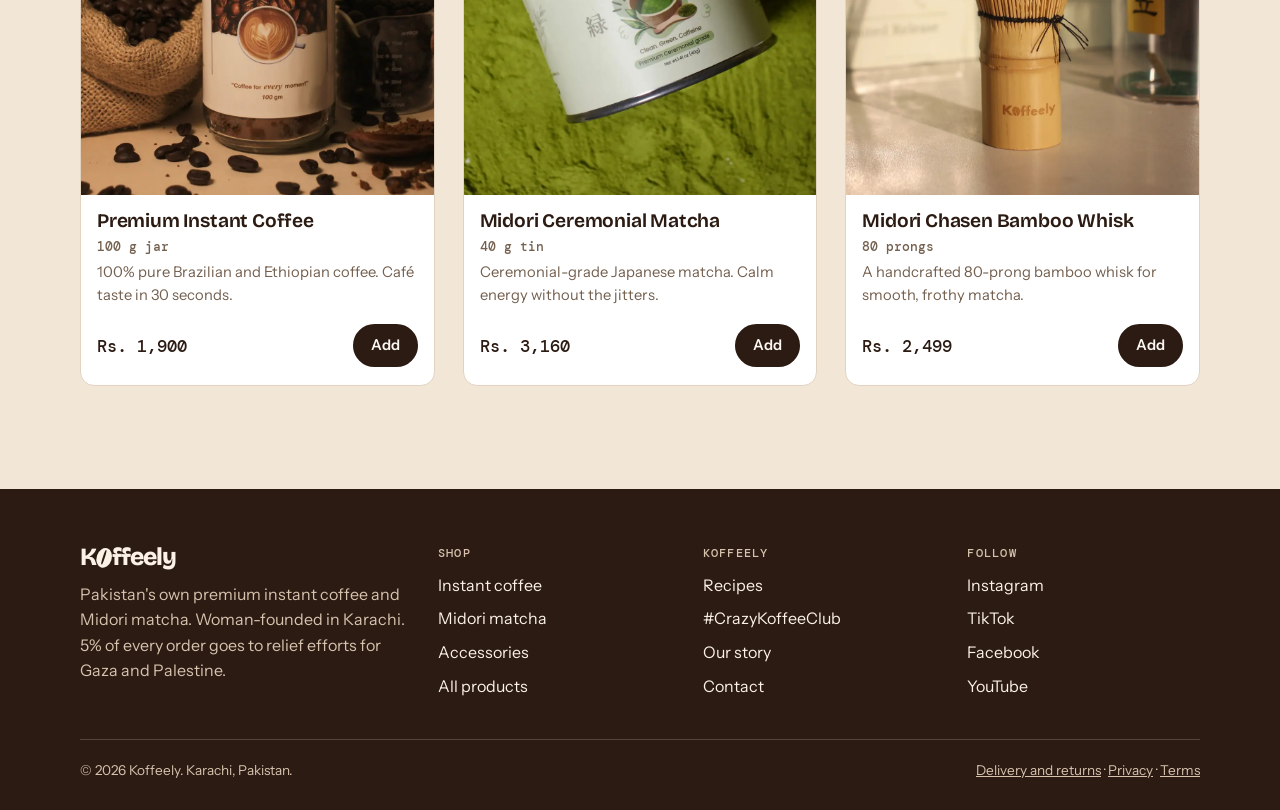
<file: recipes.html>
<!doctype html>
<html lang="en">
<head>
<meta charset="utf-8">
<meta name="viewport" content="width=device-width, initial-scale=1, viewport-fit=cover">
<title>Coffee and Matcha Recipes | Koffeely</title>
<meta name="description" content="Eight easy recipes with Koffeely instant coffee and Midori matcha: iced latte, dalgona, frappé, cappuccino, iced matcha latte, usucha and dirty matcha.">
<meta name="robots" content="noindex, nofollow">
<meta name="theme-color" content="#2b1b13">
<meta property="og:type" content="website">
<meta property="og:site_name" content="Koffeely">
<meta property="og:title" content="Coffee and Matcha Recipes | Koffeely">
<meta property="og:description" content="Eight easy recipes with Koffeely instant coffee and Midori matcha: iced latte, dalgona, frappé, cappuccino, iced matcha latte, usucha and dirty matcha.">
<meta property="og:image" content="assets/img/tumbler-iced-latte.webp">
<meta name="twitter:card" content="summary_large_image">
<link rel="icon" href="data:image/svg+xml,%3Csvg xmlns='http://www.w3.org/2000/svg' viewBox='0 0 32 32'%3E%3Crect width='32' height='32' rx='8' fill='%232b1b13'/%3E%3Cellipse cx='16' cy='16' rx='7' ry='10' transform='rotate(18 16 16)' fill='%23fbf1e4'/%3E%3Cpath d='M16 6.5c-3.5 5 3.5 14 0 19' stroke='%232b1b13' stroke-width='2' fill='none' transform='rotate(18 16 16)'/%3E%3C/svg%3E">
<link rel="preconnect" href="https://fonts.googleapis.com">
<link rel="preconnect" href="https://fonts.gstatic.com" crossorigin>
<link rel="stylesheet" href="https://fonts.googleapis.com/css2?family=Bricolage+Grotesque:opsz,wght@12..96,400..800&family=DM+Mono:wght@400;500&family=Instrument+Sans:wght@400..700&display=swap">
<link rel="stylesheet" href="assets/css/style.css">
</head>
<body>
<!-- header:start -->
<a class="skip" href="#main">Skip to content</a>
<p class="concept-bar">Redesign concept for Koffeely, not the official store. Checkout and WhatsApp orders go to the real <a href="https://www.koffeely.co" target="_blank" rel="noopener">koffeely.co</a>.</p>
<header class="site-header">
  <div class="wrap">
    <a class="logo" href="index.html" aria-label="Koffeely home">K<span class="bean" aria-hidden="true"></span>ffeely</a>
    <nav class="nav" id="site-nav" aria-label="Main">
      <ul>
        <li><a href="index.html">Home</a></li>
        <li><a href="shop.html">Shop</a></li>
        <li><a href="recipes.html" aria-current="page">Recipes</a></li>
        <li><a href="club.html">#CrazyKoffeeClub</a></li>
        <li><a href="about.html">Our story</a></li>
        <li><a href="contact.html">Contact</a></li>
      </ul>
    </nav>
    <div class="header-actions">
      <button type="button" class="icon-btn" data-open-cart aria-label="Open cart">
        <svg viewBox="0 0 24 24" fill="none" stroke="currentColor" stroke-width="1.8" stroke-linecap="round" stroke-linejoin="round" aria-hidden="true"><path d="M5 8h14l-1.2 11.1a1 1 0 0 1-1 .9H7.2a1 1 0 0 1-1-.9L5 8Z"/><path d="M9 8V6a3 3 0 0 1 6 0v2"/></svg>
        <span class="cart-count" data-cart-count hidden>0</span>
      </button>
      <button type="button" class="icon-btn menu-btn" aria-controls="site-nav" aria-expanded="false" aria-label="Menu">
        <svg viewBox="0 0 24 24" fill="none" stroke="currentColor" stroke-width="1.8" stroke-linecap="round" aria-hidden="true"><path d="M4 7h16M4 12h16M4 17h16"/></svg>
      </button>
    </div>
  </div>
</header>
<!-- header:end -->

<main id="main">
  <div class="wrap page-head">
    <span class="eyebrow">Recipes</span>
    <h1>Café drinks you can make at home</h1>
    <p class="lede">Measured in teaspoons and millilitres, made with Koffeely and Midori. Most take under five minutes.</p>
  </div>
  <section class="wrap" aria-label="Recipes" style="padding-bottom:clamp(48px,7vw,88px)">
    <div class="filters" data-recipe-filters role="group" aria-label="Filter recipes">
      <button type="button" class="filter" data-filter="all" aria-pressed="true">All</button>
      <button type="button" class="filter" data-filter="coffee" aria-pressed="false">Coffee</button>
      <button type="button" class="filter" data-filter="matcha" aria-pressed="false">Matcha</button>
    </div>
    <div class="recipe-grid" data-recipes data-full data-base="all"></div>
  </section>
  <section class="section section--crema" aria-labelledby="need-title">
    <div class="wrap">
      <div class="section-head"><div><span class="eyebrow">What you'll need</span><h2 id="need-title">Stock your kitchen</h2></div><a class="link" href="shop.html">Shop all</a></div>
      <div class="grid" data-products data-only="instant-coffee-100g,midori-matcha,midori-chasen"></div>
    </div>
  </section>
</main>

<!-- footer:start -->
<footer class="site-footer">
  <div class="wrap">
    <div class="footer-grid">
      <div class="footer-brand">
        <a class="logo" href="index.html" aria-label="Koffeely home">K<span class="bean" aria-hidden="true"></span>ffeely</a>
        <p>Pakistan's own premium instant coffee and Midori matcha. Woman-founded in Karachi. 5% of every order goes to relief efforts for Gaza and Palestine.</p>
      </div>
      <div>
        <h2>Shop</h2>
        <ul>
          <li><a href="shop.html#coffee">Instant coffee</a></li>
          <li><a href="shop.html#matcha">Midori matcha</a></li>
          <li><a href="shop.html#accessories">Accessories</a></li>
          <li><a href="shop.html">All products</a></li>
        </ul>
      </div>
      <div>
        <h2>Koffeely</h2>
        <ul>
          <li><a href="recipes.html">Recipes</a></li>
          <li><a href="club.html">#CrazyKoffeeClub</a></li>
          <li><a href="about.html">Our story</a></li>
          <li><a href="contact.html">Contact</a></li>
        </ul>
      </div>
      <div>
        <h2>Follow</h2>
        <ul>
          <li><a href="https://www.instagram.com/koffeely.co/" target="_blank" rel="noopener">Instagram</a></li>
          <li><a href="https://www.tiktok.com/@koffeely" target="_blank" rel="noopener">TikTok</a></li>
          <li><a href="https://www.facebook.com/profile.php?id=61572458639599" target="_blank" rel="noopener">Facebook</a></li>
          <li><a href="https://www.youtube.com/channel/UCwJWbZ6tW1SNnRqw0AzqeEQ" target="_blank" rel="noopener">YouTube</a></li>
        </ul>
      </div>
    </div>
    <div class="footer-base">
      <span>© 2026 Koffeely. Karachi, Pakistan.</span>
      <span><a href="contact.html#faq">Delivery and returns</a> · <a href="https://www.koffeely.co/policies/privacy-policy" target="_blank" rel="noopener">Privacy</a> · <a href="https://www.koffeely.co/policies/terms-of-service" target="_blank" rel="noopener">Terms</a></span>
    </div>
  </div>
</footer>

<div class="drawer-backdrop" id="cart-backdrop" data-close-cart hidden></div>
<aside class="drawer" id="cart" role="dialog" aria-modal="true" aria-labelledby="cart-title" aria-hidden="true">
  <div class="drawer-head">
    <h2 id="cart-title">Your cart</h2>
    <button type="button" class="icon-btn" id="cart-close" data-close-cart aria-label="Close cart">
      <svg viewBox="0 0 24 24" fill="none" stroke="currentColor" stroke-width="1.8" stroke-linecap="round" aria-hidden="true"><path d="M6 6l12 12M18 6 6 18"/></svg>
    </button>
  </div>
  <div class="drawer-items" id="cart-items"></div>
  <div class="drawer-foot" id="cart-foot" hidden>
    <div class="subtotal"><span>Subtotal</span><span class="price" id="cart-subtotal">Rs. 0</span></div>
    <small>Delivery is calculated at checkout.</small>
    <a class="btn btn--block" id="cart-checkout" href="#" target="_blank" rel="noopener">Check out securely</a>
    <a class="btn btn--wa btn--block" id="cart-wa" href="#" target="_blank" rel="noopener">Order on WhatsApp instead</a>
  </div>
</aside>
<div class="toast" id="toast" role="status" aria-live="polite"></div>
<a class="wa-float" data-wa-float href="https://wa.me/923292016132" target="_blank" rel="noopener" aria-label="Chat with Koffeely on WhatsApp">
  <svg viewBox="0 0 24 24" fill="currentColor" aria-hidden="true"><path d="M12 2a10 10 0 0 0-8.6 15.1L2 22l5-1.3A10 10 0 1 0 12 2Zm0 18.2a8.2 8.2 0 0 1-4.2-1.2l-.3-.2-3 .8.8-2.9-.2-.3A8.2 8.2 0 1 1 12 20.2Zm4.5-6.1c-.2-.1-1.5-.7-1.7-.8s-.4-.1-.6.1-.7.8-.8 1-.3.2-.5.1a6.7 6.7 0 0 1-3.3-2.9c-.3-.4.3-.4.7-1.3.1-.2 0-.3 0-.4l-.8-1.8c-.2-.5-.4-.4-.6-.4h-.5a1 1 0 0 0-.7.3 3 3 0 0 0-.9 2.2 5.2 5.2 0 0 0 1.1 2.7 11.8 11.8 0 0 0 4.5 4c1.7.7 2.3.8 3.2.6a2.7 2.7 0 0 0 1.8-1.2 2.2 2.2 0 0 0 .1-1.2c0-.1-.2-.2-.5-.3Z"/></svg>
</a>
<script src="assets/js/products.js"></script>
<script src="assets/js/main.js"></script>
<!-- footer:end -->
</body>
</html>
</file>
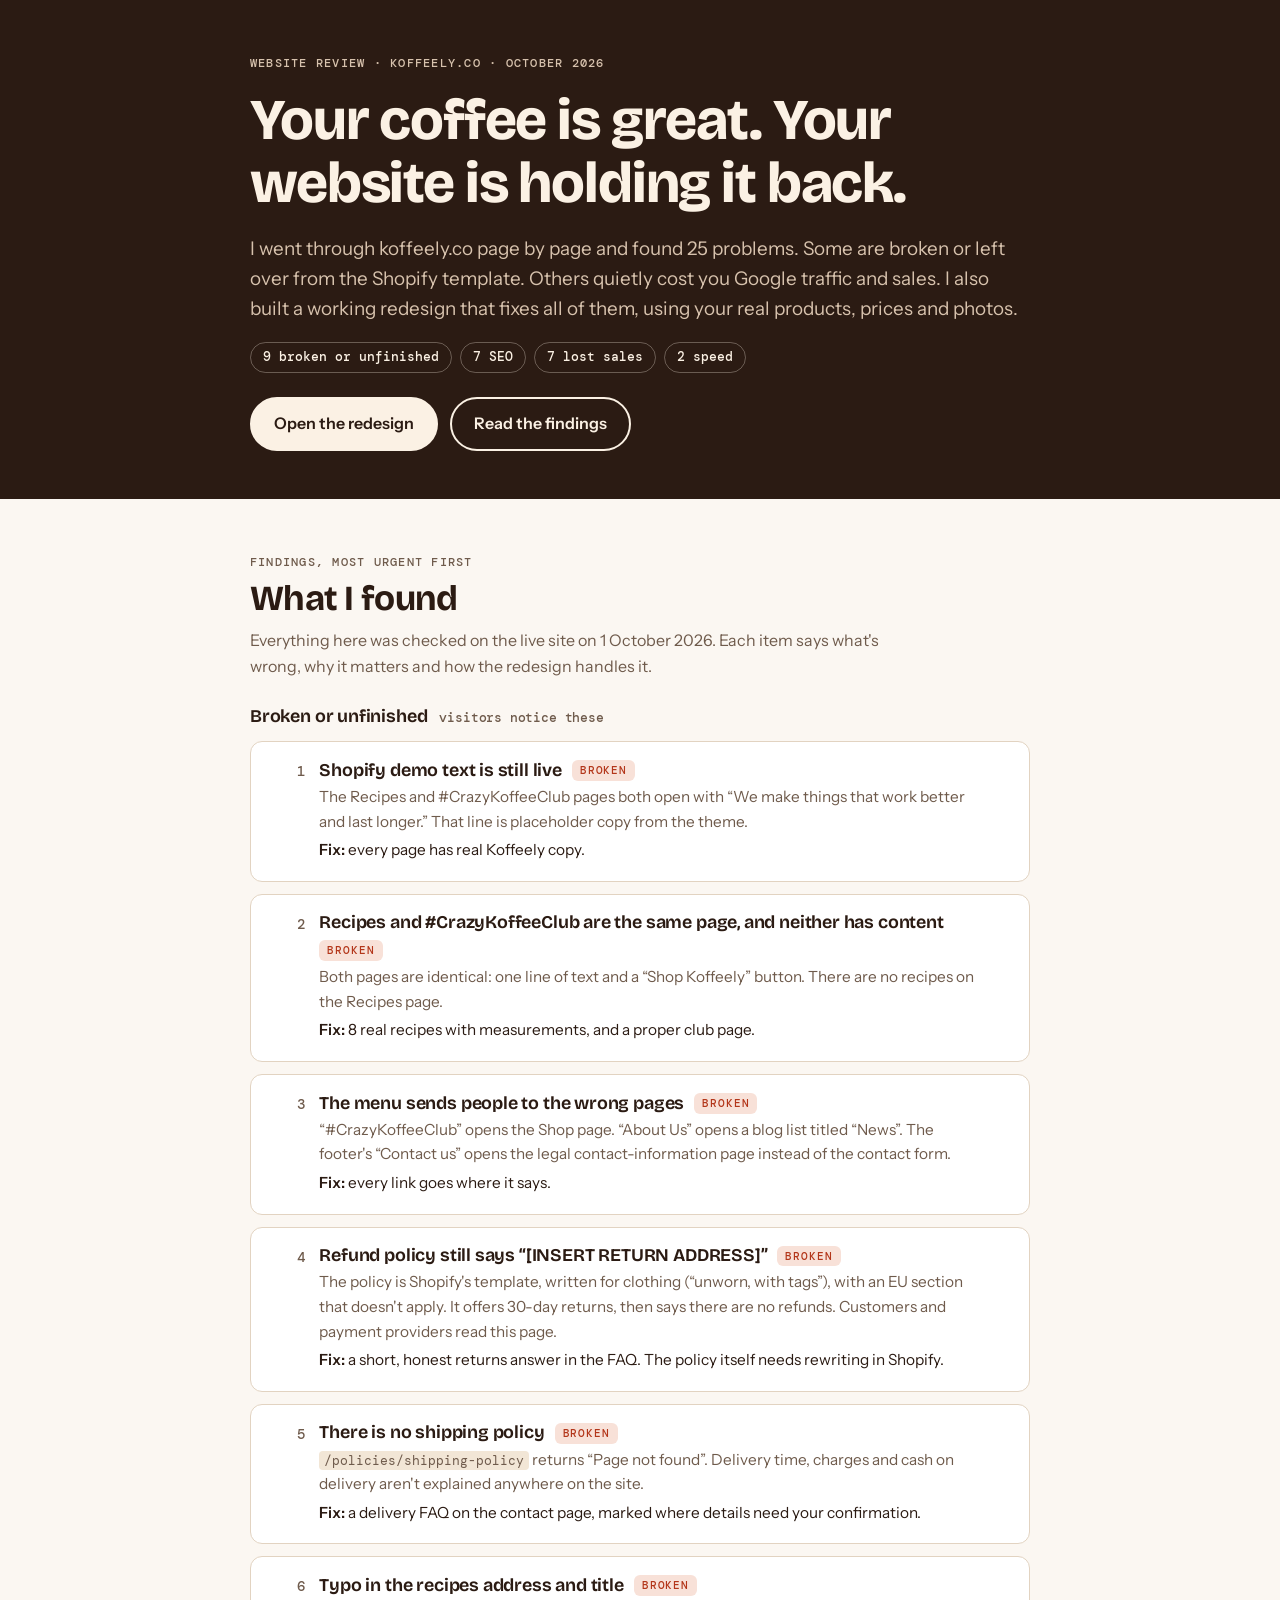
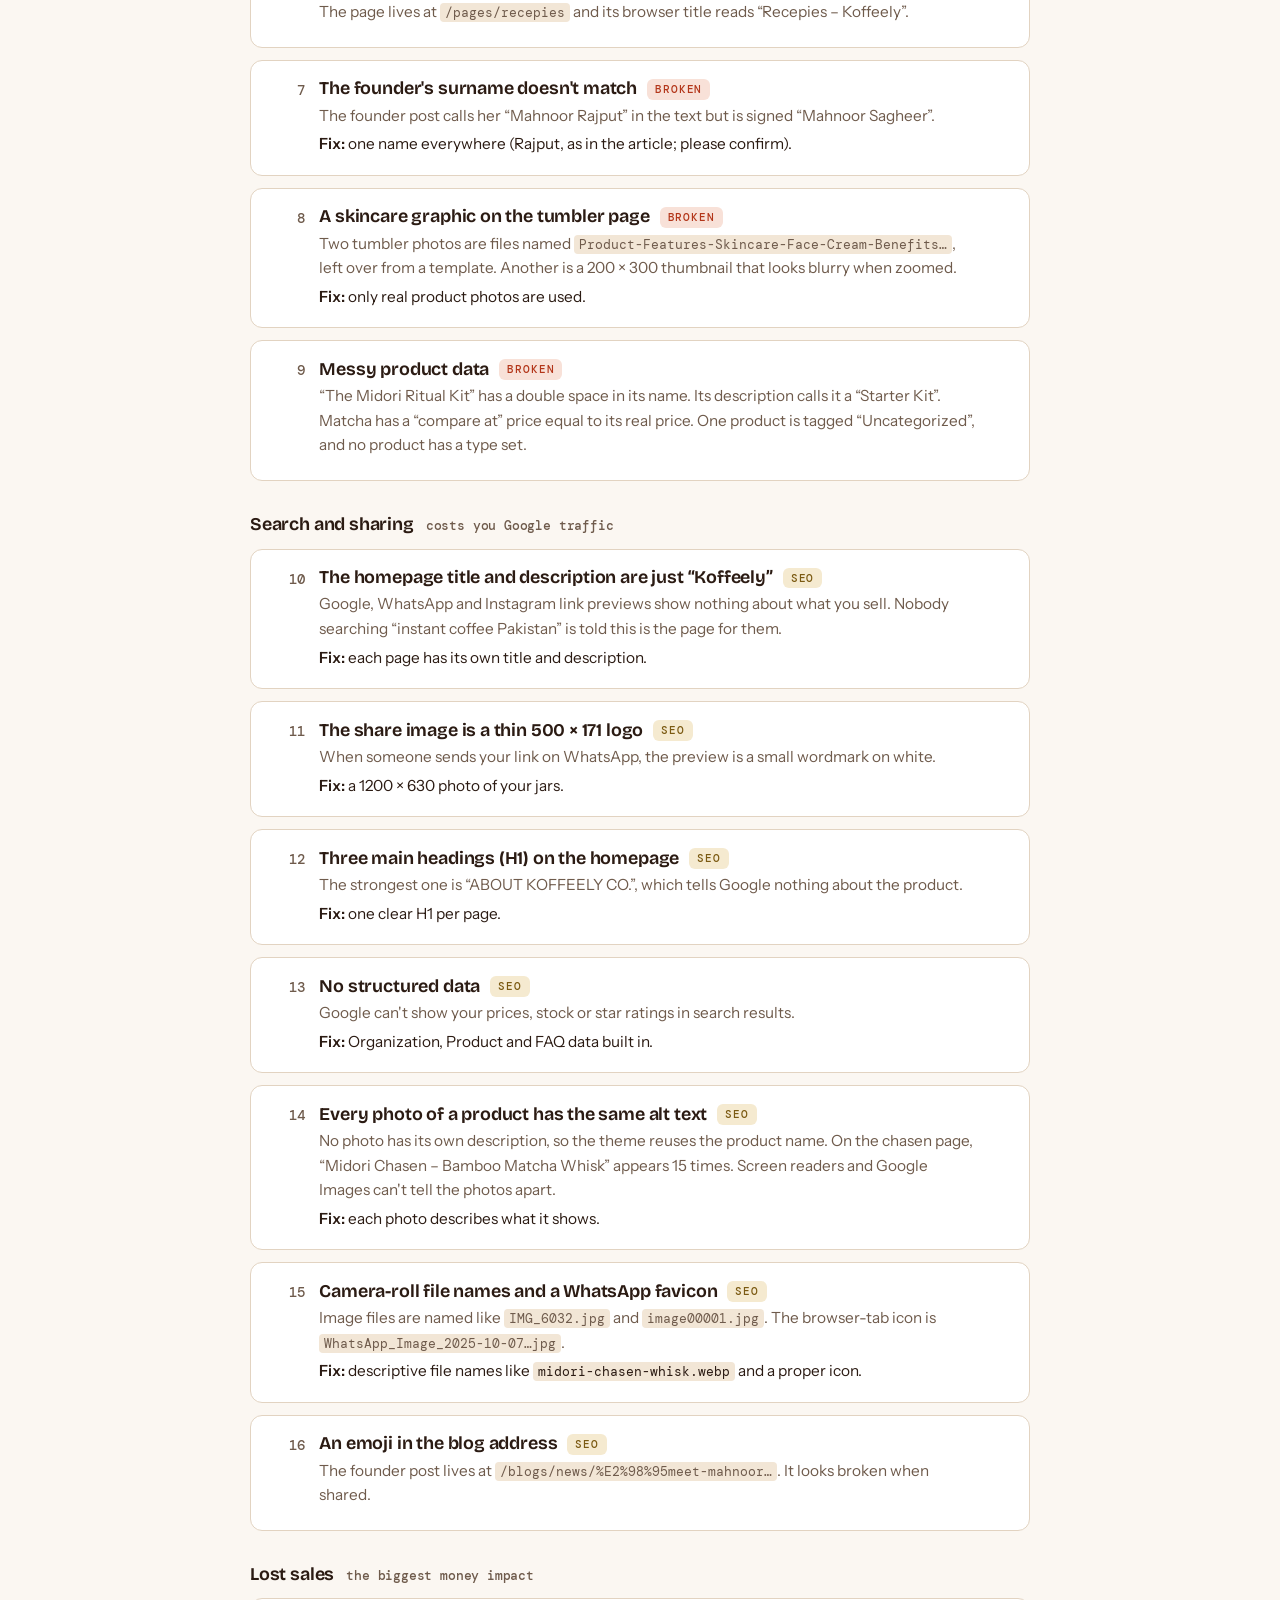
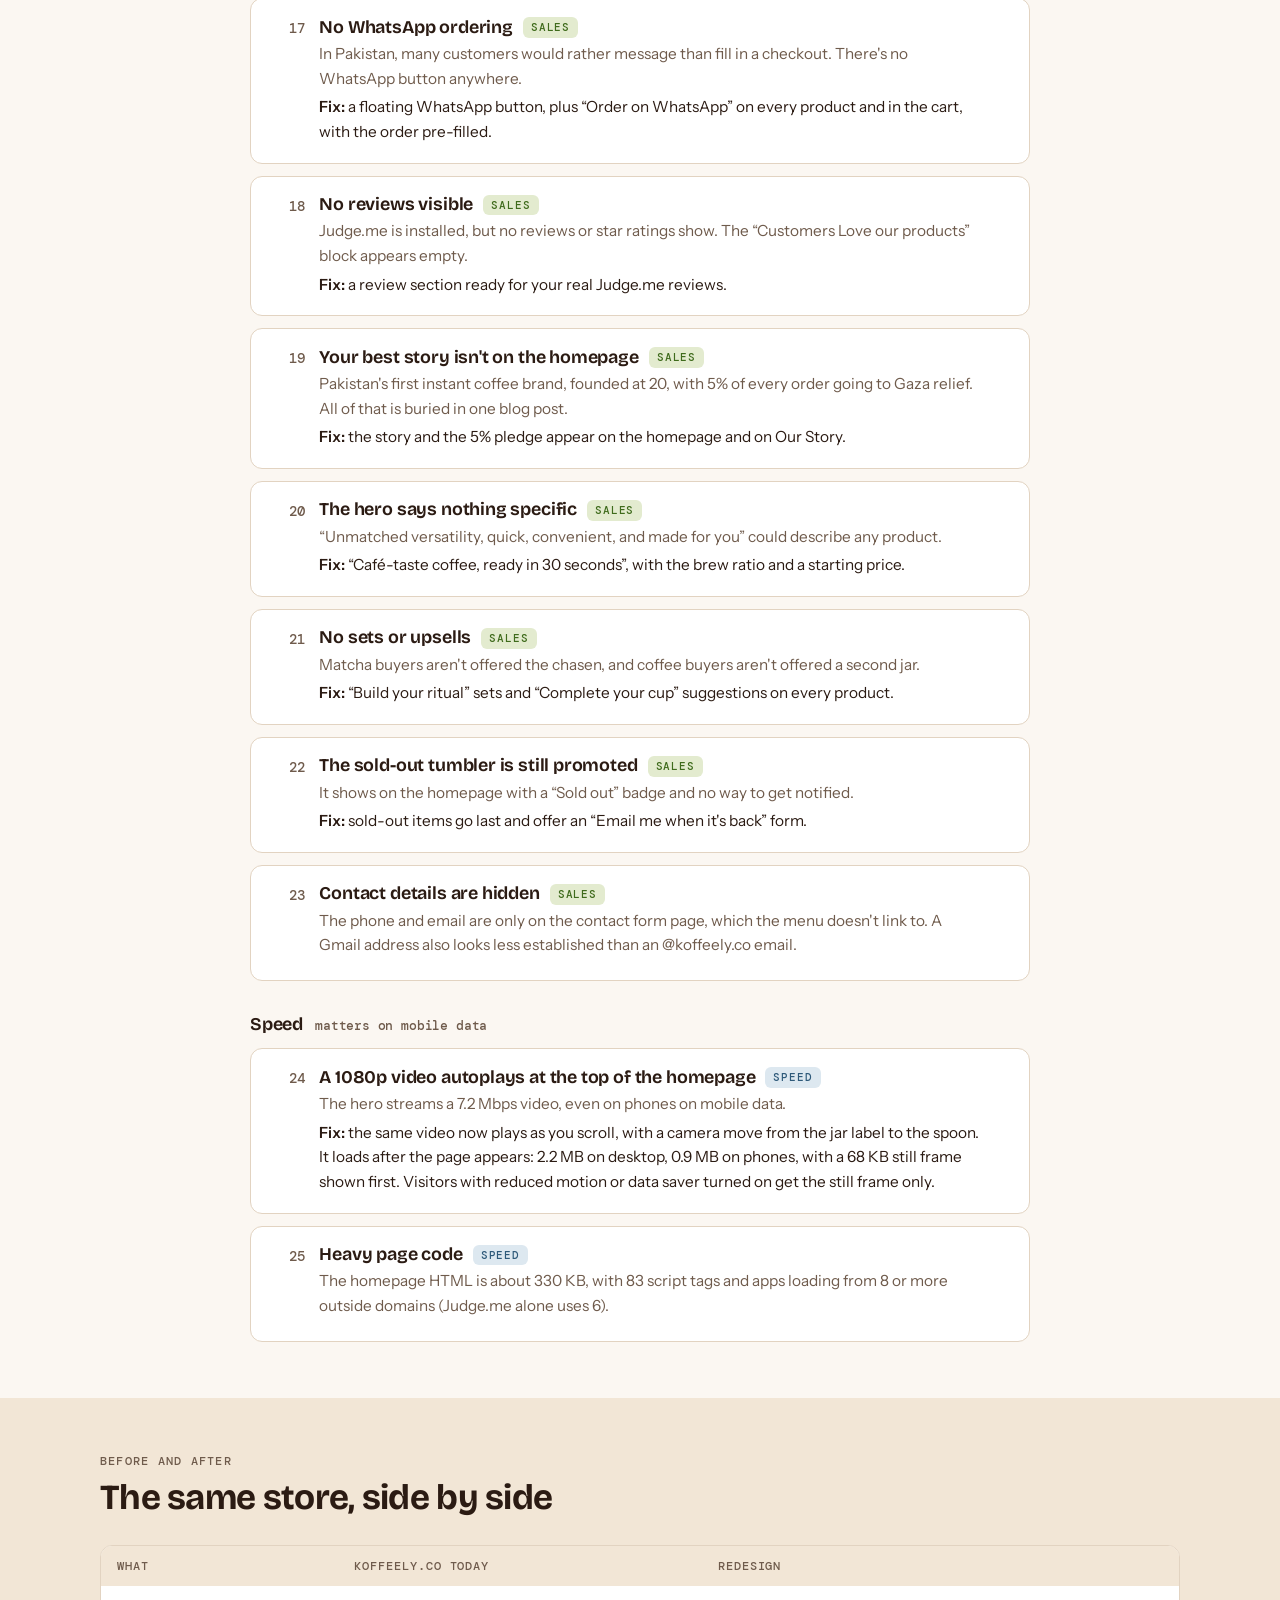
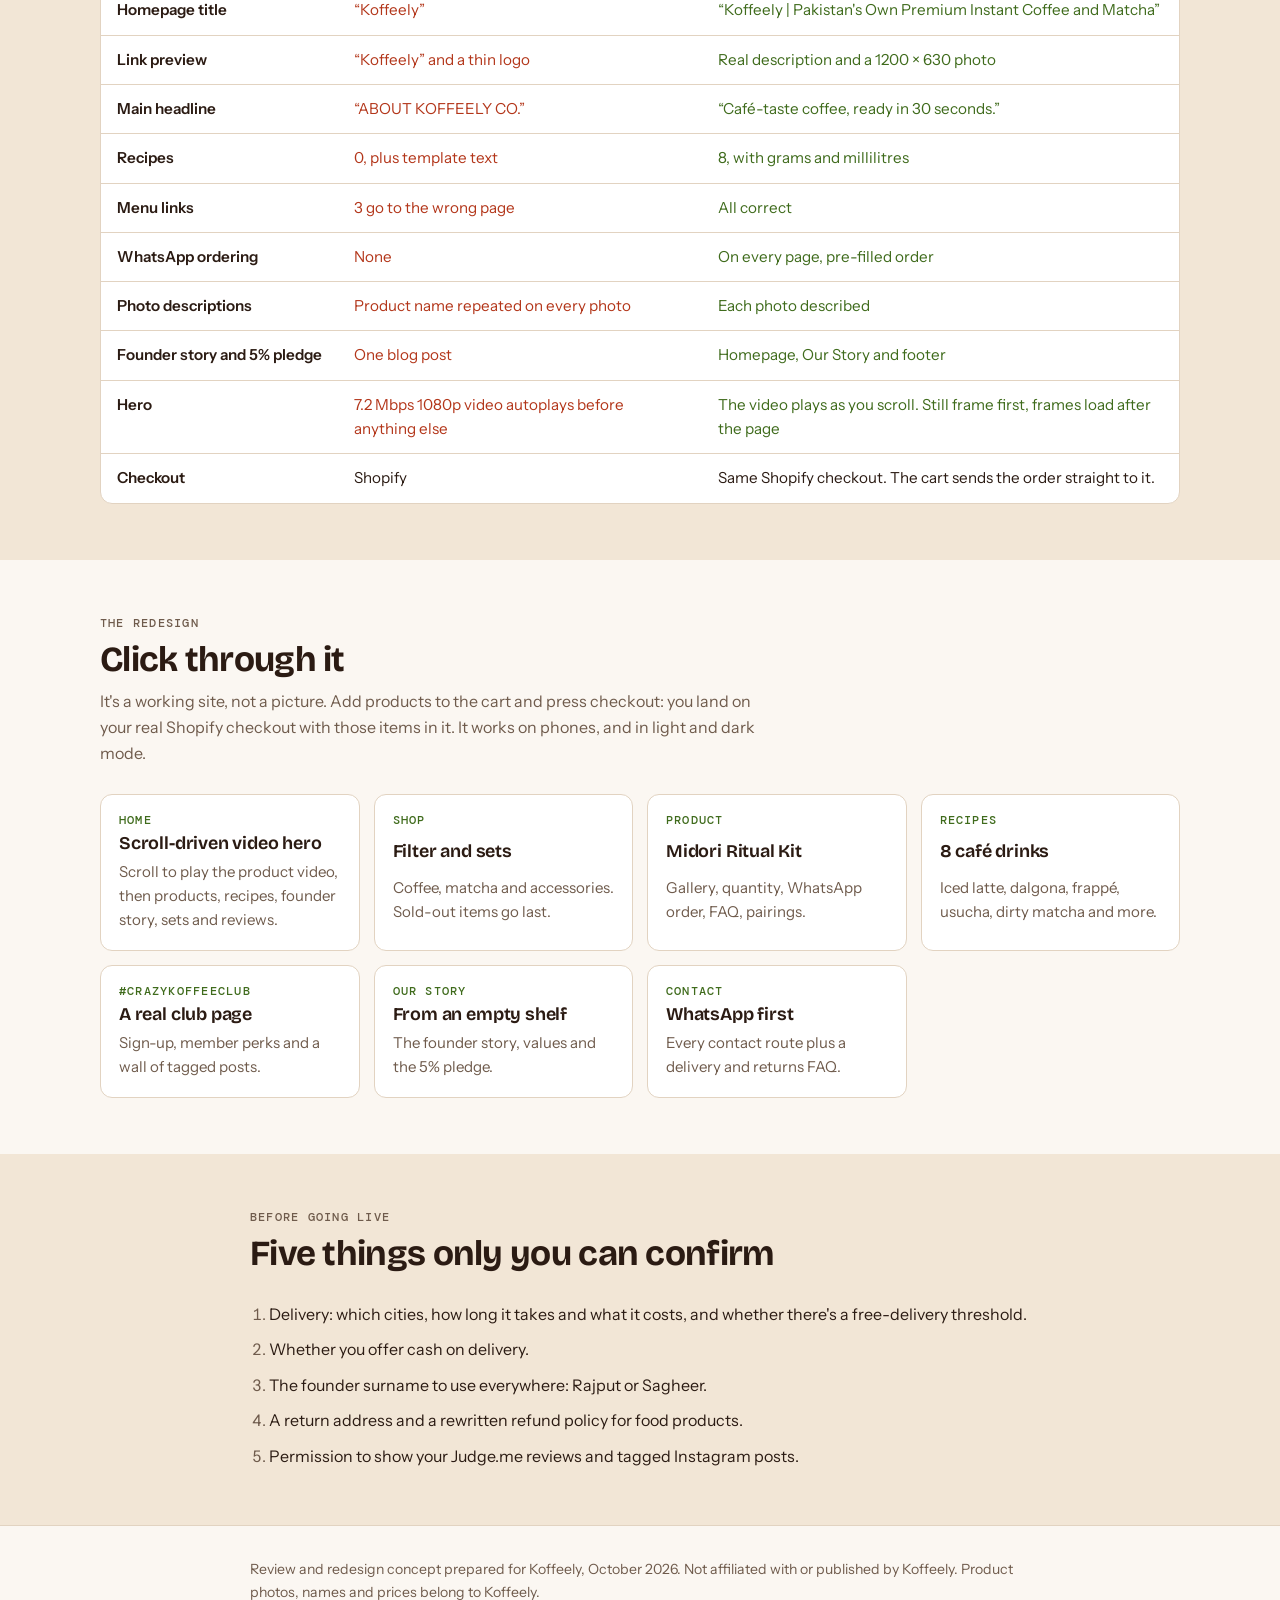
<file: review.html>
<!doctype html>
<html lang="en">
<head>
<meta charset="utf-8">
<meta name="viewport" content="width=device-width, initial-scale=1, viewport-fit=cover">
<meta name="robots" content="noindex, nofollow">
<title>Koffeely Website Review</title>
<meta name="description" content="What's holding koffeely.co back, and a working redesign that fixes it.">
<link rel="preconnect" href="https://fonts.googleapis.com">
<link rel="preconnect" href="https://fonts.gstatic.com" crossorigin>
<link rel="stylesheet" href="https://fonts.googleapis.com/css2?family=Bricolage+Grotesque:opsz,wght@12..96,400..800&family=DM+Mono:wght@400;500&family=Instrument+Sans:wght@400..700&display=swap">
<style>
/* Layout: a single reading column (a review memo) with full-width bands for the redesign preview and the comparison table. */
:root {
  --bg: #fbf7f2; --band: #f2e6d6; --fg: #2b1b13; --muted: #6f5b4c; --line: #e2d3c1; --surface: #ffffff;
  --accent: #2b1b13; --on-accent: #fbf7f2; --hero: #2b1b13; --on-hero: #fbf1e4; --on-hero-muted: #d7c2ad;
  --broken: #b3361a; --broken-soft: #f8e1d8; --seo: #7b5a12; --seo-soft: #f5ead0;
  --sales: #3f6b1c; --sales-soft: #e3ebcf; --speed: #2f5a7a; --speed-soft: #dde8f0;
  --font-display: "Bricolage Grotesque", "Avenir Next", "Segoe UI", system-ui, sans-serif;
  --font-body: "Instrument Sans", "Helvetica Neue", "Segoe UI", system-ui, sans-serif;
  --font-mono: "DM Mono", ui-monospace, Consolas, monospace;
}
@media (prefers-color-scheme: dark) {
  :root:not([data-theme="light"]) {
    --bg: #17100b; --band: #21170f; --fg: #f3e7d9; --muted: #b29c8a; --line: #3a2a1f; --surface: #22180f;
    --accent: #f3e7d9; --on-accent: #17100b; --hero: #2d1f15; --on-hero: #fbf1e4; --on-hero-muted: #cdb7a2;
    --broken: #f08a6a; --broken-soft: #3a1d14; --seo: #e2c06f; --seo-soft: #33290f;
    --sales: #aac76c; --sales-soft: #26301a; --speed: #8fc0e6; --speed-soft: #16283a;
    color-scheme: dark;
  }
}
:root[data-theme="dark"] {
  --bg: #17100b; --band: #21170f; --fg: #f3e7d9; --muted: #b29c8a; --line: #3a2a1f; --surface: #22180f;
  --accent: #f3e7d9; --on-accent: #17100b; --hero: #2d1f15; --on-hero: #fbf1e4; --on-hero-muted: #cdb7a2;
  --broken: #f08a6a; --broken-soft: #3a1d14; --seo: #e2c06f; --seo-soft: #33290f;
  --sales: #aac76c; --sales-soft: #26301a; --speed: #8fc0e6; --speed-soft: #16283a;
  color-scheme: dark;
}
* { box-sizing: border-box; }
body { margin: 0; background: var(--bg); color: var(--fg); font: 400 16px/1.6 var(--font-body); }
a { color: inherit; text-underline-offset: 3px; }
:focus-visible { outline: 3px solid var(--sales); outline-offset: 2px; }
.col { max-width: 820px; margin-inline: auto; padding-inline: 20px; }
.wide { max-width: 1120px; margin-inline: auto; padding-inline: 20px; }
h1, h2, h3 { font-family: var(--font-display); letter-spacing: -0.02em; line-height: 1.1; text-wrap: balance; margin: 0; }
h1 { font-size: clamp(2.2rem, 1.5rem + 3vw, 3.6rem); font-weight: 750; }
h2 { font-size: clamp(1.6rem, 1.3rem + 1.4vw, 2.2rem); font-weight: 700; }
h3 { font-size: 1.12rem; font-weight: 650; letter-spacing: -0.01em; }
p { margin: 0; }
.eyebrow { font: 500 .78rem/1.2 var(--font-mono); text-transform: uppercase; letter-spacing: .1em; color: var(--muted); }

header.top { background: var(--hero); color: var(--on-hero); padding-block: 56px 48px; }
header.top .eyebrow { color: var(--on-hero-muted); }
header.top .col { display: grid; gap: 18px; }
header.top p.lede { font-size: 1.18rem; color: var(--on-hero-muted); max-width: 60ch; }
.ctas { display: flex; flex-wrap: wrap; gap: 12px; margin-top: 6px; }
.btn { display: inline-flex; align-items: center; min-height: 48px; padding: 12px 22px; border-radius: 999px; font-weight: 600; text-decoration: none; border: 2px solid var(--on-hero); }
.btn--solid { background: var(--on-hero); color: #2b1b13; }
.btn--line { color: var(--on-hero); }
.tally { display: flex; flex-wrap: wrap; gap: 8px; }
.tally span { font: 500 .8rem/1 var(--font-mono); padding: 8px 12px; border-radius: 999px; border: 1px solid color-mix(in srgb, var(--on-hero) 30%, transparent); }

section { padding-block: 56px; }
.band { background: var(--band); }
.section-intro { display: grid; gap: 10px; margin-bottom: 28px; }
.section-intro p { color: var(--muted); max-width: 62ch; }

.issues { list-style: none; margin: 0; padding: 0; display: grid; gap: 12px; counter-reset: issue; }
.issue { counter-increment: issue; display: grid; grid-template-columns: 2.4rem 1fr; gap: 4px 14px; padding: 18px 20px 18px 16px; background: var(--surface); border: 1px solid var(--line); border-radius: 12px; }
.issue::before { content: counter(issue); grid-row: span 3; font: 500 .9rem/1.6 var(--font-mono); color: var(--muted); text-align: right; font-variant-numeric: tabular-nums; }
.issue-head { display: flex; flex-wrap: wrap; align-items: center; gap: 8px 10px; }
.issue p { color: var(--muted); font-size: .96rem; max-width: 66ch; }
.issue .fix { color: var(--fg); }
.issue .fix b { font-weight: 600; }
.issue code { font: .86em var(--font-mono); background: var(--band); padding: 1px 5px; border-radius: 4px; overflow-wrap: anywhere; }
.tag { font: 500 .68rem/1 var(--font-mono); text-transform: uppercase; letter-spacing: .08em; padding: 5px 8px; border-radius: 6px; flex: none; }
.t-broken { background: var(--broken-soft); color: var(--broken); }
.t-seo { background: var(--seo-soft); color: var(--seo); }
.t-sales { background: var(--sales-soft); color: var(--sales); }
.t-speed { background: var(--speed-soft); color: var(--speed); }
.group-title { display: flex; align-items: baseline; gap: 12px; margin: 34px 0 14px; }
.group-title:first-of-type { margin-top: 0; }
.group-title span { font: 500 .8rem var(--font-mono); color: var(--muted); }

.compare-wrap { overflow-x: auto; border: 1px solid var(--line); border-radius: 12px; background: var(--surface); }
table { border-collapse: collapse; width: 100%; min-width: 640px; font-size: .95rem; }
th, td { text-align: left; vertical-align: top; padding: 12px 16px; border-bottom: 1px solid var(--line); }
thead th { font: 500 .74rem var(--font-mono); text-transform: uppercase; letter-spacing: .08em; color: var(--muted); background: var(--band); }
tbody th { font-weight: 600; width: 22%; }
td.now { color: var(--broken); }
td.new { color: var(--sales); }
tr:last-child th, tr:last-child td { border-bottom: 0; }

.pages { display: grid; grid-template-columns: repeat(auto-fill, minmax(min(100%, 240px), 1fr)); gap: 14px; }
.page-link { display: grid; gap: 6px; padding: 18px; border-radius: 12px; background: var(--surface); border: 1px solid var(--line); text-decoration: none; }
.page-link:hover { border-color: var(--fg); }
.page-link .eyebrow { color: var(--sales); }
.page-link p { color: var(--muted); font-size: .94rem; }

.confirm { display: grid; gap: 10px; padding-left: 1.2em; margin: 0; }
.confirm li::marker { color: var(--muted); }
footer { padding-block: 32px 48px; color: var(--muted); font-size: .88rem; border-top: 1px solid var(--line); }
</style>
</head>
<body>
<header class="top">
  <div class="col">
    <span class="eyebrow">Website review · koffeely.co · October 2026</span>
    <h1>Your coffee is great. Your website is holding it back.</h1>
    <p class="lede">I went through koffeely.co page by page and found 25 problems. Some are broken or left over from the Shopify template. Others quietly cost you Google traffic and sales. I also built a working redesign that fixes all of them, using your real products, prices and photos.</p>
    <div class="tally" aria-label="Issues by type">
      <span>9 broken or unfinished</span><span>7 SEO</span><span>7 lost sales</span><span>2 speed</span>
    </div>
    <div class="ctas">
      <a class="btn btn--solid" href="index.html">Open the redesign</a>
      <a class="btn btn--line" href="#issues">Read the findings</a>
    </div>
  </div>
</header>

<main>
<section id="issues">
  <div class="col">
    <div class="section-intro">
      <span class="eyebrow">Findings, most urgent first</span>
      <h2>What I found</h2>
      <p>Everything here was checked on the live site on 1 October 2026. Each item says what's wrong, why it matters and how the redesign handles it.</p>
    </div>

    <h3 class="group-title">Broken or unfinished <span>visitors notice these</span></h3>
    <ol class="issues">
      <li class="issue"><div class="issue-head"><h3>Shopify demo text is still live</h3><span class="tag t-broken">Broken</span></div><p>The Recipes and #CrazyKoffeeClub pages both open with “We make things that work better and last longer.” That line is placeholder copy from the theme.</p><p class="fix"><b>Fix:</b> every page has real Koffeely copy.</p></li>
      <li class="issue"><div class="issue-head"><h3>Recipes and #CrazyKoffeeClub are the same page, and neither has content</h3><span class="tag t-broken">Broken</span></div><p>Both pages are identical: one line of text and a “Shop Koffeely” button. There are no recipes on the Recipes page.</p><p class="fix"><b>Fix:</b> 8 real recipes with measurements, and a proper club page.</p></li>
      <li class="issue"><div class="issue-head"><h3>The menu sends people to the wrong pages</h3><span class="tag t-broken">Broken</span></div><p>“#CrazyKoffeeClub” opens the Shop page. “About Us” opens a blog list titled “News”. The footer's “Contact us” opens the legal contact-information page instead of the contact form.</p><p class="fix"><b>Fix:</b> every link goes where it says.</p></li>
      <li class="issue"><div class="issue-head"><h3>Refund policy still says “[INSERT RETURN ADDRESS]”</h3><span class="tag t-broken">Broken</span></div><p>The policy is Shopify's template, written for clothing (“unworn, with tags”), with an EU section that doesn't apply. It offers 30-day returns, then says there are no refunds. Customers and payment providers read this page.</p><p class="fix"><b>Fix:</b> a short, honest returns answer in the FAQ. The policy itself needs rewriting in Shopify.</p></li>
      <li class="issue"><div class="issue-head"><h3>There is no shipping policy</h3><span class="tag t-broken">Broken</span></div><p><code>/policies/shipping-policy</code> returns “Page not found”. Delivery time, charges and cash on delivery aren't explained anywhere on the site.</p><p class="fix"><b>Fix:</b> a delivery FAQ on the contact page, marked where details need your confirmation.</p></li>
      <li class="issue"><div class="issue-head"><h3>Typo in the recipes address and title</h3><span class="tag t-broken">Broken</span></div><p>The page lives at <code>/pages/recepies</code> and its browser title reads “Recepies – Koffeely”.</p></li>
      <li class="issue"><div class="issue-head"><h3>The founder's surname doesn't match</h3><span class="tag t-broken">Broken</span></div><p>The founder post calls her “Mahnoor Rajput” in the text but is signed “Mahnoor Sagheer”.</p><p class="fix"><b>Fix:</b> one name everywhere (Rajput, as in the article; please confirm).</p></li>
      <li class="issue"><div class="issue-head"><h3>A skincare graphic on the tumbler page</h3><span class="tag t-broken">Broken</span></div><p>Two tumbler photos are files named <code>Product-Features-Skincare-Face-Cream-Benefits…</code>, left over from a template. Another is a 200 × 300 thumbnail that looks blurry when zoomed.</p><p class="fix"><b>Fix:</b> only real product photos are used.</p></li>
      <li class="issue"><div class="issue-head"><h3>Messy product data</h3><span class="tag t-broken">Broken</span></div><p>“The  Midori Ritual Kit” has a double space in its name. Its description calls it a “Starter Kit”. Matcha has a “compare at” price equal to its real price. One product is tagged “Uncategorized”, and no product has a type set.</p></li>
    </ol>

    <h3 class="group-title">Search and sharing <span>costs you Google traffic</span></h3>
    <ol class="issues" style="counter-reset: issue 9">
      <li class="issue"><div class="issue-head"><h3>The homepage title and description are just “Koffeely”</h3><span class="tag t-seo">SEO</span></div><p>Google, WhatsApp and Instagram link previews show nothing about what you sell. Nobody searching “instant coffee Pakistan” is told this is the page for them.</p><p class="fix"><b>Fix:</b> each page has its own title and description.</p></li>
      <li class="issue"><div class="issue-head"><h3>The share image is a thin 500 × 171 logo</h3><span class="tag t-seo">SEO</span></div><p>When someone sends your link on WhatsApp, the preview is a small wordmark on white.</p><p class="fix"><b>Fix:</b> a 1200 × 630 photo of your jars.</p></li>
      <li class="issue"><div class="issue-head"><h3>Three main headings (H1) on the homepage</h3><span class="tag t-seo">SEO</span></div><p>The strongest one is “ABOUT KOFFEELY CO.”, which tells Google nothing about the product.</p><p class="fix"><b>Fix:</b> one clear H1 per page.</p></li>
      <li class="issue"><div class="issue-head"><h3>No structured data</h3><span class="tag t-seo">SEO</span></div><p>Google can't show your prices, stock or star ratings in search results.</p><p class="fix"><b>Fix:</b> Organization, Product and FAQ data built in.</p></li>
      <li class="issue"><div class="issue-head"><h3>Every photo of a product has the same alt text</h3><span class="tag t-seo">SEO</span></div><p>No photo has its own description, so the theme reuses the product name. On the chasen page, “Midori Chasen – Bamboo Matcha Whisk” appears 15 times. Screen readers and Google Images can't tell the photos apart.</p><p class="fix"><b>Fix:</b> each photo describes what it shows.</p></li>
      <li class="issue"><div class="issue-head"><h3>Camera-roll file names and a WhatsApp favicon</h3><span class="tag t-seo">SEO</span></div><p>Image files are named like <code>IMG_6032.jpg</code> and <code>image00001.jpg</code>. The browser-tab icon is <code>WhatsApp_Image_2025-10-07…jpg</code>.</p><p class="fix"><b>Fix:</b> descriptive file names like <code>midori-chasen-whisk.webp</code> and a proper icon.</p></li>
      <li class="issue"><div class="issue-head"><h3>An emoji in the blog address</h3><span class="tag t-seo">SEO</span></div><p>The founder post lives at <code>/blogs/news/%E2%98%95meet-mahnoor…</code>. It looks broken when shared.</p></li>
    </ol>

    <h3 class="group-title">Lost sales <span>the biggest money impact</span></h3>
    <ol class="issues" style="counter-reset: issue 16">
      <li class="issue"><div class="issue-head"><h3>No WhatsApp ordering</h3><span class="tag t-sales">Sales</span></div><p>In Pakistan, many customers would rather message than fill in a checkout. There's no WhatsApp button anywhere.</p><p class="fix"><b>Fix:</b> a floating WhatsApp button, plus “Order on WhatsApp” on every product and in the cart, with the order pre-filled.</p></li>
      <li class="issue"><div class="issue-head"><h3>No reviews visible</h3><span class="tag t-sales">Sales</span></div><p>Judge.me is installed, but no reviews or star ratings show. The “Customers Love our products” block appears empty.</p><p class="fix"><b>Fix:</b> a review section ready for your real Judge.me reviews.</p></li>
      <li class="issue"><div class="issue-head"><h3>Your best story isn't on the homepage</h3><span class="tag t-sales">Sales</span></div><p>Pakistan's first instant coffee brand, founded at 20, with 5% of every order going to Gaza relief. All of that is buried in one blog post.</p><p class="fix"><b>Fix:</b> the story and the 5% pledge appear on the homepage and on Our Story.</p></li>
      <li class="issue"><div class="issue-head"><h3>The hero says nothing specific</h3><span class="tag t-sales">Sales</span></div><p>“Unmatched versatility, quick, convenient, and made for you” could describe any product.</p><p class="fix"><b>Fix:</b> “Café-taste coffee, ready in 30 seconds”, with the brew ratio and a starting price.</p></li>
      <li class="issue"><div class="issue-head"><h3>No sets or upsells</h3><span class="tag t-sales">Sales</span></div><p>Matcha buyers aren't offered the chasen, and coffee buyers aren't offered a second jar.</p><p class="fix"><b>Fix:</b> “Build your ritual” sets and “Complete your cup” suggestions on every product.</p></li>
      <li class="issue"><div class="issue-head"><h3>The sold-out tumbler is still promoted</h3><span class="tag t-sales">Sales</span></div><p>It shows on the homepage with a “Sold out” badge and no way to get notified.</p><p class="fix"><b>Fix:</b> sold-out items go last and offer an “Email me when it's back” form.</p></li>
      <li class="issue"><div class="issue-head"><h3>Contact details are hidden</h3><span class="tag t-sales">Sales</span></div><p>The phone and email are only on the contact form page, which the menu doesn't link to. A Gmail address also looks less established than an @koffeely.co email.</p></li>
    </ol>

    <h3 class="group-title">Speed <span>matters on mobile data</span></h3>
    <ol class="issues" style="counter-reset: issue 23">
      <li class="issue"><div class="issue-head"><h3>A 1080p video autoplays at the top of the homepage</h3><span class="tag t-speed">Speed</span></div><p>The hero streams a 7.2 Mbps video, even on phones on mobile data.</p><p class="fix"><b>Fix:</b> the same video now plays as you scroll, with a camera move from the jar label to the spoon. It loads after the page appears: 2.2 MB on desktop, 0.9 MB on phones, with a 68 KB still frame shown first. Visitors with reduced motion or data saver turned on get the still frame only.</p></li>
      <li class="issue"><div class="issue-head"><h3>Heavy page code</h3><span class="tag t-speed">Speed</span></div><p>The homepage HTML is about 330 KB, with 83 script tags and apps loading from 8 or more outside domains (Judge.me alone uses 6).</p></li>
    </ol>
  </div>
</section>

<section class="band" aria-labelledby="compare-title">
  <div class="wide">
    <div class="section-intro">
      <span class="eyebrow">Before and after</span>
      <h2 id="compare-title">The same store, side by side</h2>
    </div>
    <div class="compare-wrap">
      <table>
        <thead><tr><th scope="col">What</th><th scope="col">koffeely.co today</th><th scope="col">Redesign</th></tr></thead>
        <tbody>
          <tr><th scope="row">Homepage title</th><td class="now">“Koffeely”</td><td class="new">“Koffeely | Pakistan's Own Premium Instant Coffee and Matcha”</td></tr>
          <tr><th scope="row">Link preview</th><td class="now">“Koffeely” and a thin logo</td><td class="new">Real description and a 1200 × 630 photo</td></tr>
          <tr><th scope="row">Main headline</th><td class="now">“ABOUT KOFFEELY CO.”</td><td class="new">“Café-taste coffee, ready in 30 seconds.”</td></tr>
          <tr><th scope="row">Recipes</th><td class="now">0, plus template text</td><td class="new">8, with grams and millilitres</td></tr>
          <tr><th scope="row">Menu links</th><td class="now">3 go to the wrong page</td><td class="new">All correct</td></tr>
          <tr><th scope="row">WhatsApp ordering</th><td class="now">None</td><td class="new">On every page, pre-filled order</td></tr>
          <tr><th scope="row">Photo descriptions</th><td class="now">Product name repeated on every photo</td><td class="new">Each photo described</td></tr>
          <tr><th scope="row">Founder story and 5% pledge</th><td class="now">One blog post</td><td class="new">Homepage, Our Story and footer</td></tr>
          <tr><th scope="row">Hero</th><td class="now">7.2 Mbps 1080p video autoplays before anything else</td><td class="new">The video plays as you scroll. Still frame first, frames load after the page</td></tr>
          <tr><th scope="row">Checkout</th><td>Shopify</td><td>Same Shopify checkout. The cart sends the order straight to it.</td></tr>
        </tbody>
      </table>
    </div>
  </div>
</section>

<section aria-labelledby="demo-title">
  <div class="wide">
    <div class="section-intro">
      <span class="eyebrow">The redesign</span>
      <h2 id="demo-title">Click through it</h2>
      <p>It's a working site, not a picture. Add products to the cart and press checkout: you land on your real Shopify checkout with those items in it. It works on phones, and in light and dark mode.</p>
    </div>
    <div class="pages">
      <a class="page-link" href="index.html"><span class="eyebrow">Home</span><h3>Scroll-driven video hero</h3><p>Scroll to play the product video, then products, recipes, founder story, sets and reviews.</p></a>
      <a class="page-link" href="shop.html"><span class="eyebrow">Shop</span><h3>Filter and sets</h3><p>Coffee, matcha and accessories. Sold-out items go last.</p></a>
      <a class="page-link" href="product.html#midori-ritual-kit"><span class="eyebrow">Product</span><h3>Midori Ritual Kit</h3><p>Gallery, quantity, WhatsApp order, FAQ, pairings.</p></a>
      <a class="page-link" href="recipes.html"><span class="eyebrow">Recipes</span><h3>8 café drinks</h3><p>Iced latte, dalgona, frappé, usucha, dirty matcha and more.</p></a>
      <a class="page-link" href="club.html"><span class="eyebrow">#CrazyKoffeeClub</span><h3>A real club page</h3><p>Sign-up, member perks and a wall of tagged posts.</p></a>
      <a class="page-link" href="about.html"><span class="eyebrow">Our story</span><h3>From an empty shelf</h3><p>The founder story, values and the 5% pledge.</p></a>
      <a class="page-link" href="contact.html"><span class="eyebrow">Contact</span><h3>WhatsApp first</h3><p>Every contact route plus a delivery and returns FAQ.</p></a>
    </div>
  </div>
</section>

<section class="band" aria-labelledby="confirm-title">
  <div class="col">
    <div class="section-intro">
      <span class="eyebrow">Before going live</span>
      <h2 id="confirm-title">Five things only you can confirm</h2>
    </div>
    <ol class="confirm">
      <li>Delivery: which cities, how long it takes and what it costs, and whether there's a free-delivery threshold.</li>
      <li>Whether you offer cash on delivery.</li>
      <li>The founder surname to use everywhere: Rajput or Sagheer.</li>
      <li>A return address and a rewritten refund policy for food products.</li>
      <li>Permission to show your Judge.me reviews and tagged Instagram posts.</li>
    </ol>
  </div>
</section>
</main>

<footer>
  <div class="col">Review and redesign concept prepared for Koffeely, October 2026. Not affiliated with or published by Koffeely. Product photos, names and prices belong to Koffeely.</div>
</footer>
</body>
</html>
</file>
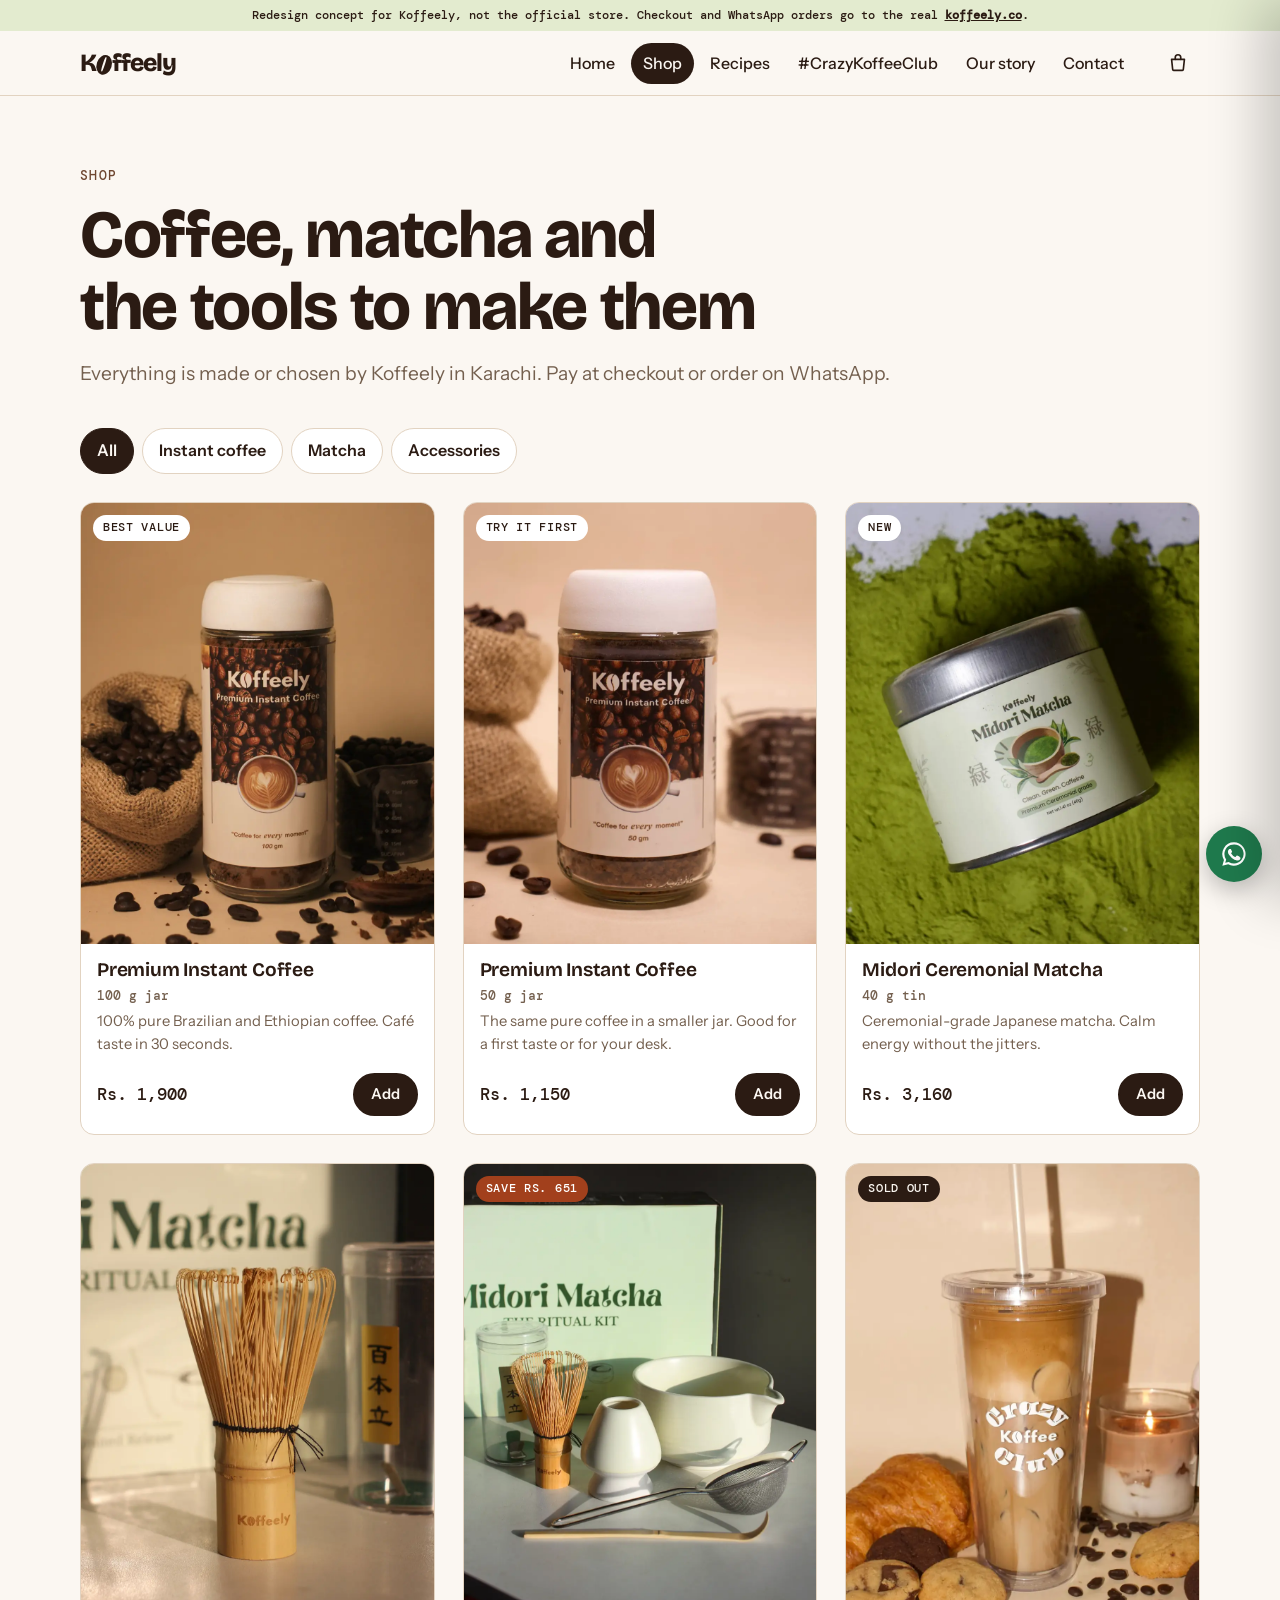
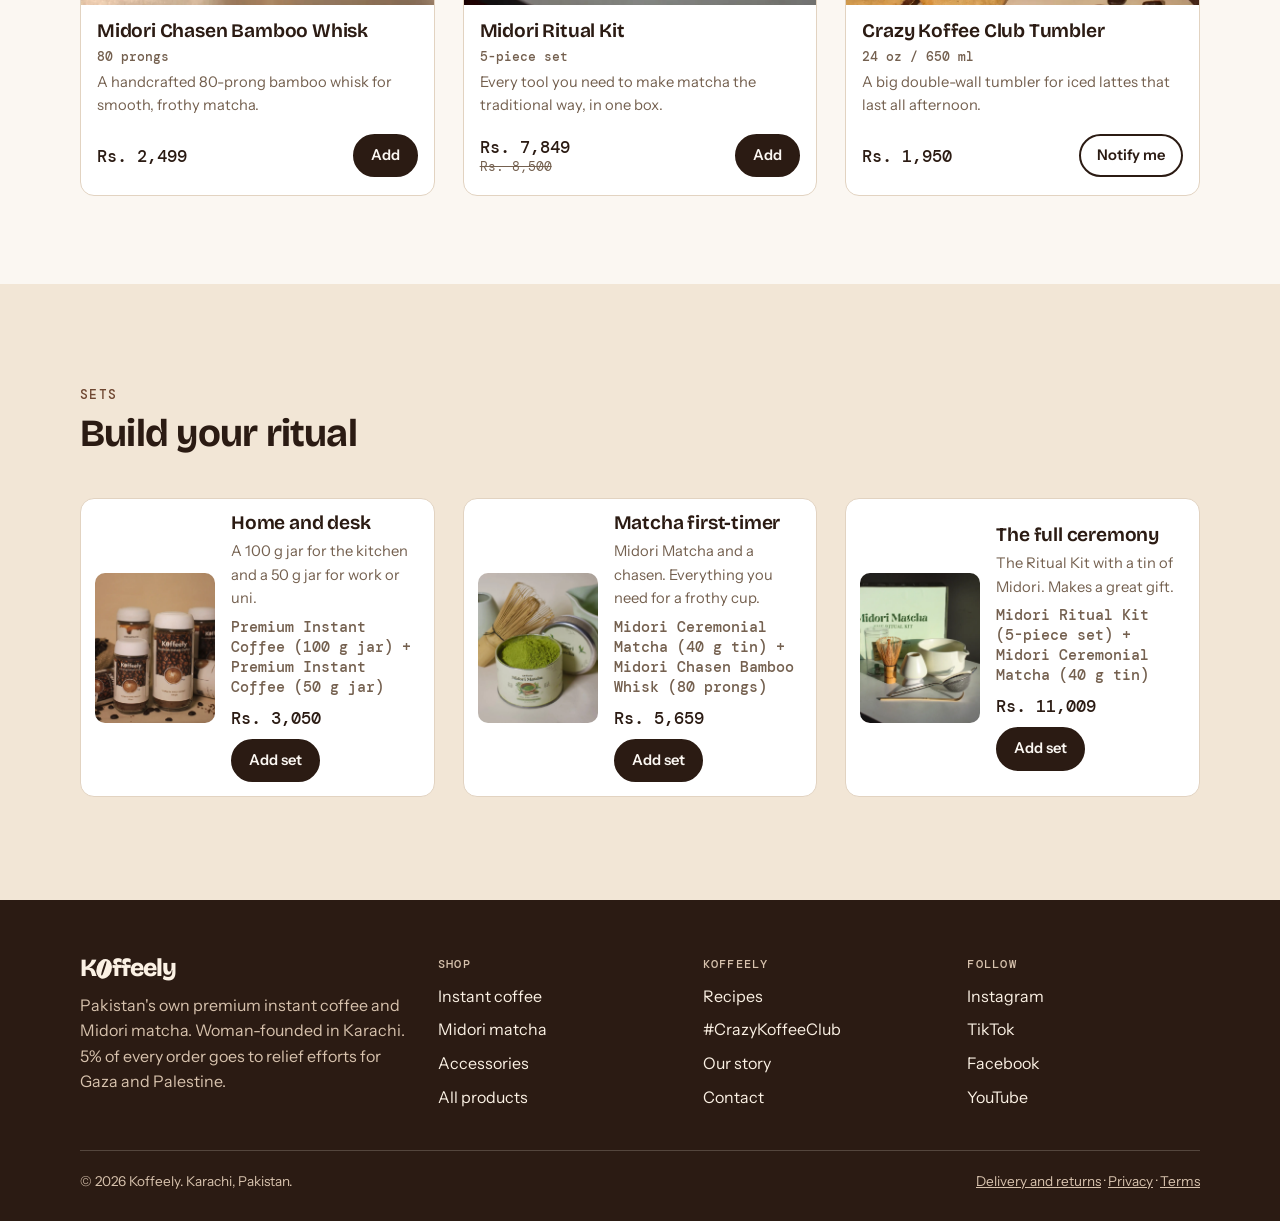
<file: shop.html>
<!doctype html>
<html lang="en">
<head>
<meta charset="utf-8">
<meta name="viewport" content="width=device-width, initial-scale=1, viewport-fit=cover">
<title>Shop Instant Coffee, Matcha and Accessories | Koffeely</title>
<meta name="description" content="Shop Koffeely Premium Instant Coffee (50 g and 100 g), Midori ceremonial matcha, the bamboo chasen and the Midori Ritual Kit. Prices from Rs. 1,150.">
<meta name="robots" content="noindex, nofollow">
<meta name="theme-color" content="#2b1b13">
<meta property="og:type" content="website">
<meta property="og:site_name" content="Koffeely">
<meta property="og:title" content="Shop Instant Coffee, Matcha and Accessories | Koffeely">
<meta property="og:description" content="Shop Koffeely Premium Instant Coffee (50 g and 100 g), Midori ceremonial matcha, the bamboo chasen and the Midori Ritual Kit. Prices from Rs. 1,150.">
<meta property="og:image" content="assets/img/og-koffeely.jpg">
<meta name="twitter:card" content="summary_large_image">
<link rel="icon" href="data:image/svg+xml,%3Csvg xmlns='http://www.w3.org/2000/svg' viewBox='0 0 32 32'%3E%3Crect width='32' height='32' rx='8' fill='%232b1b13'/%3E%3Cellipse cx='16' cy='16' rx='7' ry='10' transform='rotate(18 16 16)' fill='%23fbf1e4'/%3E%3Cpath d='M16 6.5c-3.5 5 3.5 14 0 19' stroke='%232b1b13' stroke-width='2' fill='none' transform='rotate(18 16 16)'/%3E%3C/svg%3E">
<link rel="preconnect" href="https://fonts.googleapis.com">
<link rel="preconnect" href="https://fonts.gstatic.com" crossorigin>
<link rel="stylesheet" href="https://fonts.googleapis.com/css2?family=Bricolage+Grotesque:opsz,wght@12..96,400..800&family=DM+Mono:wght@400;500&family=Instrument+Sans:wght@400..700&display=swap">
<link rel="stylesheet" href="assets/css/style.css">
</head>
<body>
<!-- header:start -->
<a class="skip" href="#main">Skip to content</a>
<p class="concept-bar">Redesign concept for Koffeely, not the official store. Checkout and WhatsApp orders go to the real <a href="https://www.koffeely.co" target="_blank" rel="noopener">koffeely.co</a>.</p>
<header class="site-header">
  <div class="wrap">
    <a class="logo" href="index.html" aria-label="Koffeely home">K<span class="bean" aria-hidden="true"></span>ffeely</a>
    <nav class="nav" id="site-nav" aria-label="Main">
      <ul>
        <li><a href="index.html">Home</a></li>
        <li><a href="shop.html" aria-current="page">Shop</a></li>
        <li><a href="recipes.html">Recipes</a></li>
        <li><a href="club.html">#CrazyKoffeeClub</a></li>
        <li><a href="about.html">Our story</a></li>
        <li><a href="contact.html">Contact</a></li>
      </ul>
    </nav>
    <div class="header-actions">
      <button type="button" class="icon-btn" data-open-cart aria-label="Open cart">
        <svg viewBox="0 0 24 24" fill="none" stroke="currentColor" stroke-width="1.8" stroke-linecap="round" stroke-linejoin="round" aria-hidden="true"><path d="M5 8h14l-1.2 11.1a1 1 0 0 1-1 .9H7.2a1 1 0 0 1-1-.9L5 8Z"/><path d="M9 8V6a3 3 0 0 1 6 0v2"/></svg>
        <span class="cart-count" data-cart-count hidden>0</span>
      </button>
      <button type="button" class="icon-btn menu-btn" aria-controls="site-nav" aria-expanded="false" aria-label="Menu">
        <svg viewBox="0 0 24 24" fill="none" stroke="currentColor" stroke-width="1.8" stroke-linecap="round" aria-hidden="true"><path d="M4 7h16M4 12h16M4 17h16"/></svg>
      </button>
    </div>
  </div>
</header>
<!-- header:end -->

<main id="main">
  <div class="wrap page-head">
    <span class="eyebrow">Shop</span>
    <h1>Coffee, matcha and the tools to make them</h1>
    <p class="lede">Everything is made or chosen by Koffeely in Karachi. Pay at checkout or order on WhatsApp.</p>
  </div>
  <section class="wrap" aria-label="Products" style="padding-bottom:clamp(48px,7vw,88px)">
    <div class="filters" data-filters role="group" aria-label="Filter products">
      <button type="button" class="filter" data-filter="all" aria-pressed="true">All</button>
      <button type="button" class="filter" data-filter="coffee" aria-pressed="false">Instant coffee</button>
      <button type="button" class="filter" data-filter="matcha" aria-pressed="false">Matcha</button>
      <button type="button" class="filter" data-filter="accessories" aria-pressed="false">Accessories</button>
    </div>
    <div class="grid" data-products data-category="all"></div>
  </section>
  <section class="section section--crema" aria-labelledby="sets-title">
    <div class="wrap">
      <div class="section-head"><div><span class="eyebrow">Sets</span><h2 id="sets-title">Build your ritual</h2></div></div>
      <div class="bundles" data-bundles></div>
    </div>
  </section>
</main>

<!-- footer:start -->
<footer class="site-footer">
  <div class="wrap">
    <div class="footer-grid">
      <div class="footer-brand">
        <a class="logo" href="index.html" aria-label="Koffeely home">K<span class="bean" aria-hidden="true"></span>ffeely</a>
        <p>Pakistan's own premium instant coffee and Midori matcha. Woman-founded in Karachi. 5% of every order goes to relief efforts for Gaza and Palestine.</p>
      </div>
      <div>
        <h2>Shop</h2>
        <ul>
          <li><a href="shop.html#coffee">Instant coffee</a></li>
          <li><a href="shop.html#matcha">Midori matcha</a></li>
          <li><a href="shop.html#accessories">Accessories</a></li>
          <li><a href="shop.html">All products</a></li>
        </ul>
      </div>
      <div>
        <h2>Koffeely</h2>
        <ul>
          <li><a href="recipes.html">Recipes</a></li>
          <li><a href="club.html">#CrazyKoffeeClub</a></li>
          <li><a href="about.html">Our story</a></li>
          <li><a href="contact.html">Contact</a></li>
        </ul>
      </div>
      <div>
        <h2>Follow</h2>
        <ul>
          <li><a href="https://www.instagram.com/koffeely.co/" target="_blank" rel="noopener">Instagram</a></li>
          <li><a href="https://www.tiktok.com/@koffeely" target="_blank" rel="noopener">TikTok</a></li>
          <li><a href="https://www.facebook.com/profile.php?id=61572458639599" target="_blank" rel="noopener">Facebook</a></li>
          <li><a href="https://www.youtube.com/channel/UCwJWbZ6tW1SNnRqw0AzqeEQ" target="_blank" rel="noopener">YouTube</a></li>
        </ul>
      </div>
    </div>
    <div class="footer-base">
      <span>© 2026 Koffeely. Karachi, Pakistan.</span>
      <span><a href="contact.html#faq">Delivery and returns</a> · <a href="https://www.koffeely.co/policies/privacy-policy" target="_blank" rel="noopener">Privacy</a> · <a href="https://www.koffeely.co/policies/terms-of-service" target="_blank" rel="noopener">Terms</a></span>
    </div>
  </div>
</footer>

<div class="drawer-backdrop" id="cart-backdrop" data-close-cart hidden></div>
<aside class="drawer" id="cart" role="dialog" aria-modal="true" aria-labelledby="cart-title" aria-hidden="true">
  <div class="drawer-head">
    <h2 id="cart-title">Your cart</h2>
    <button type="button" class="icon-btn" id="cart-close" data-close-cart aria-label="Close cart">
      <svg viewBox="0 0 24 24" fill="none" stroke="currentColor" stroke-width="1.8" stroke-linecap="round" aria-hidden="true"><path d="M6 6l12 12M18 6 6 18"/></svg>
    </button>
  </div>
  <div class="drawer-items" id="cart-items"></div>
  <div class="drawer-foot" id="cart-foot" hidden>
    <div class="subtotal"><span>Subtotal</span><span class="price" id="cart-subtotal">Rs. 0</span></div>
    <small>Delivery is calculated at checkout.</small>
    <a class="btn btn--block" id="cart-checkout" href="#" target="_blank" rel="noopener">Check out securely</a>
    <a class="btn btn--wa btn--block" id="cart-wa" href="#" target="_blank" rel="noopener">Order on WhatsApp instead</a>
  </div>
</aside>
<div class="toast" id="toast" role="status" aria-live="polite"></div>
<a class="wa-float" data-wa-float href="https://wa.me/923292016132" target="_blank" rel="noopener" aria-label="Chat with Koffeely on WhatsApp">
  <svg viewBox="0 0 24 24" fill="currentColor" aria-hidden="true"><path d="M12 2a10 10 0 0 0-8.6 15.1L2 22l5-1.3A10 10 0 1 0 12 2Zm0 18.2a8.2 8.2 0 0 1-4.2-1.2l-.3-.2-3 .8.8-2.9-.2-.3A8.2 8.2 0 1 1 12 20.2Zm4.5-6.1c-.2-.1-1.5-.7-1.7-.8s-.4-.1-.6.1-.7.8-.8 1-.3.2-.5.1a6.7 6.7 0 0 1-3.3-2.9c-.3-.4.3-.4.7-1.3.1-.2 0-.3 0-.4l-.8-1.8c-.2-.5-.4-.4-.6-.4h-.5a1 1 0 0 0-.7.3 3 3 0 0 0-.9 2.2 5.2 5.2 0 0 0 1.1 2.7 11.8 11.8 0 0 0 4.5 4c1.7.7 2.3.8 3.2.6a2.7 2.7 0 0 0 1.8-1.2 2.2 2.2 0 0 0 .1-1.2c0-.1-.2-.2-.5-.3Z"/></svg>
</a>
<script src="assets/js/products.js"></script>
<script src="assets/js/main.js"></script>
<!-- footer:end -->
</body>
</html>
</file>
<file: assets/css/style.css>
/* Layout concept: the jar label as a system. Espresso blocks like the label wrap,
   milk-white "lids" for surfaces, matcha green reserved for the Midori line,
   and mono spec chips (2 g · 200 ml · 30 s) borrowed from packaging copy. */
:root {
  --milk: #fbf7f2;        /* page ground */
  --crema: #f2e6d6;       /* alternate band */
  --roast: #2b1b13;       /* primary text */
  --bean: #6e4630;        /* secondary brown */
  --muted: #74604f;       /* quiet text */
  --line: #e2d3c1;
  --surface: #ffffff;     /* cards / lids */
  --block: #2b1b13;       /* espresso band */
  --on-block: #fbf1e4;
  --on-block-muted: #d7c2ad;
  --btn: #2b1b13;
  --on-btn: #fbf7f2;
  --matcha: #4f6e1e;
  --matcha-soft: #e3ebcf;
  --sale: #a2401c;
  --focus: #c26a1f;

  --font-display: "Bricolage Grotesque", "Avenir Next", "Segoe UI", system-ui, sans-serif;
  --font-body: "Instrument Sans", "Helvetica Neue", "Segoe UI", system-ui, sans-serif;
  --font-mono: "DM Mono", ui-monospace, "Cascadia Mono", Consolas, monospace;

  --step--1: 0.84rem;
  --step-0: 1rem;
  --step-1: 1.2rem;
  --step-2: 1.5rem;
  --step-3: clamp(1.75rem, 1.3rem + 2vw, 2.4rem);
  --step-4: clamp(2.3rem, 1.4rem + 4vw, 4.2rem);

  --gutter: clamp(16px, 4vw, 40px);
  --max: 1200px;
  --radius: 14px;
  --header-h: 64px;
  color-scheme: light;
}
@media (prefers-color-scheme: dark) {
  :root:not([data-theme="light"]) {
    --milk: #17100b; --crema: #21170f; --roast: #f3e7d9; --bean: #d6ad88; --muted: #b29c8a;
    --line: #3a2a1f; --surface: #22180f; --block: #2d1f15; --on-block: #fbf1e4; --on-block-muted: #cdb7a2;
    --btn: #f3e7d9; --on-btn: #17100b; --matcha: #aac76c; --matcha-soft: #26301a; --sale: #f08a5d; --focus: #f0a35a;
    color-scheme: dark;
  }
}
:root[data-theme="dark"] {
  --milk: #17100b; --crema: #21170f; --roast: #f3e7d9; --bean: #d6ad88; --muted: #b29c8a;
  --line: #3a2a1f; --surface: #22180f; --block: #2d1f15; --on-block: #fbf1e4; --on-block-muted: #cdb7a2;
  --btn: #f3e7d9; --on-btn: #17100b; --matcha: #aac76c; --matcha-soft: #26301a; --sale: #f08a5d; --focus: #f0a35a;
  color-scheme: dark;
}

*, *::before, *::after { box-sizing: border-box; }
html { -webkit-text-size-adjust: 100%; scroll-behavior: smooth; }
body {
  margin: 0; background: var(--milk); color: var(--roast);
  font: 400 var(--step-0)/1.6 var(--font-body);
  padding-bottom: env(safe-area-inset-bottom, 0px);
  overflow-x: hidden;
}
img { max-width: 100%; height: auto; display: block; }
a { color: inherit; }
button { font: inherit; color: inherit; cursor: pointer; }
:focus-visible { outline: 3px solid var(--focus); outline-offset: 2px; border-radius: 4px; }
[hidden] { display: none !important; }
.sr-only { position: absolute; width: 1px; height: 1px; overflow: hidden; clip: rect(0 0 0 0); white-space: nowrap; }
.skip { position: absolute; left: 8px; top: -60px; z-index: 100; background: var(--btn); color: var(--on-btn); padding: 8px 14px; border-radius: 8px; }
.skip:focus { top: 8px; }

h1, h2, h3 { font-family: var(--font-display); line-height: 1.08; letter-spacing: -0.02em; text-wrap: balance; margin: 0; }
h1 { font-size: var(--step-4); font-weight: 750; }
h2 { font-size: var(--step-3); font-weight: 700; }
h3 { font-size: var(--step-1); font-weight: 650; letter-spacing: -0.01em; }
p { margin: 0; max-width: 65ch; }
.eyebrow { font: 500 var(--step--1)/1.2 var(--font-mono); text-transform: uppercase; letter-spacing: 0.1em; color: var(--bean); }
.lede { font-size: var(--step-1); color: var(--muted); }
.mono { font-family: var(--font-mono); }

.wrap { width: 100%; max-width: var(--max); margin-inline: auto; padding-inline: var(--gutter); }
.section { padding-block: clamp(56px, 8vw, 104px); }
.section--crema { background: var(--crema); }
.section-head { display: flex; flex-wrap: wrap; align-items: end; justify-content: space-between; gap: 16px 32px; margin-bottom: clamp(28px, 4vw, 44px); }
.section-head > div { display: grid; gap: 10px; min-width: 0; }

/* Concept bar */
.concept-bar { max-width: none; margin: 0; background: var(--matcha-soft); color: var(--roast); font: 500 0.78rem/1.4 var(--font-mono); text-align: center; padding: 7px var(--gutter); }
.concept-bar a { font-weight: 600; }

/* Header */
.site-header { position: sticky; top: env(safe-area-inset-top, 0px); z-index: 40; background: color-mix(in srgb, var(--milk) 92%, transparent); backdrop-filter: blur(10px); border-bottom: 1px solid var(--line); }
.site-header .wrap { display: flex; align-items: center; gap: 20px; min-height: var(--header-h); }
.logo { font: 800 1.55rem/1 var(--font-display); letter-spacing: -0.04em; text-decoration: none; display: inline-flex; align-items: center; }
.logo .bean { display: inline-block; width: 0.62em; height: 0.8em; margin-inline: 0.02em; border-radius: 50%; background: var(--roast); position: relative; transform: rotate(18deg) translateY(0.04em); }
.logo .bean::after { content: ""; position: absolute; inset: 12% 46% 12% 42%; border-radius: 40%; background: var(--milk); }
.nav { margin-left: auto; }
.nav ul { list-style: none; display: flex; gap: 4px; margin: 0; padding: 0; }
.nav a { display: block; padding: 8px 12px; border-radius: 999px; text-decoration: none; font-weight: 500; }
.nav a:hover { background: var(--crema); }
.nav a[aria-current="page"] { background: var(--roast); color: var(--milk); }
.header-actions { display: flex; align-items: center; gap: 6px; }
.icon-btn { display: inline-grid; place-items: center; width: 44px; height: 44px; border-radius: 999px; border: 0; background: transparent; position: relative; }
.icon-btn:hover { background: var(--crema); }
.icon-btn svg { width: 22px; height: 22px; }
.cart-count { position: absolute; top: 4px; right: 2px; min-width: 18px; height: 18px; padding: 0 5px; border-radius: 999px; background: var(--sale); color: #fff; font: 600 0.7rem/18px var(--font-mono); text-align: center; }
.menu-btn { display: none; }
@media (max-width: 860px) {
  .menu-btn { display: inline-grid; }
  .nav { position: fixed; inset: calc(var(--header-h) + env(safe-area-inset-top, 0px)) 0 auto 0; background: var(--milk); border-bottom: 1px solid var(--line); padding: 12px var(--gutter) 20px; display: none; }
  .nav.open { display: block; }
  .nav ul { flex-direction: column; }
  .nav a { padding: 12px 14px; font-size: 1.1rem; }
  .header-actions { margin-left: auto; }
}

/* Buttons */
.btn { display: inline-flex; align-items: center; justify-content: center; gap: 8px; min-height: 48px; padding: 12px 22px; border-radius: 999px; border: 2px solid var(--btn); background: var(--btn); color: var(--on-btn); font-weight: 600; text-decoration: none; transition: transform .15s ease, background .15s ease; }
.btn:hover { transform: translateY(-1px); }
.btn--ghost { background: transparent; color: var(--roast); }
.btn--light { background: var(--on-block); border-color: var(--on-block); color: #2b1b13; }
.btn--outline-light { background: transparent; border-color: var(--on-block); color: var(--on-block); }
.btn--wa { background: #1f7a4d; border-color: #1f7a4d; color: #fff; }
.btn--block { width: 100%; }
.btn[disabled] { opacity: .55; cursor: not-allowed; transform: none; }
.link { font-weight: 600; text-underline-offset: 4px; }

/* Hero */
.hero { background: var(--block); color: var(--on-block); overflow: hidden; }
.hero .wrap { display: grid; grid-template-columns: 1.1fr 0.9fr; gap: clamp(28px, 5vw, 64px); align-items: center; padding-block: clamp(44px, 7vw, 88px); }
.hero-copy { display: grid; gap: 22px; min-width: 0; }
.hero .eyebrow { color: var(--on-block-muted); }
.hero h1 em { font-style: normal; color: #e9c48f; }
.hero p { color: var(--on-block-muted); font-size: var(--step-1); }
.hero-ctas { display: flex; flex-wrap: wrap; gap: 12px; }
.spec { display: inline-flex; flex-wrap: wrap; gap: 0; border: 1px solid color-mix(in srgb, var(--on-block) 30%, transparent); border-radius: 10px; overflow: hidden; width: fit-content; max-width: 100%; }
.spec span { font: 500 0.82rem/1 var(--font-mono); padding: 10px 14px; border-right: 1px solid color-mix(in srgb, var(--on-block) 30%, transparent); }
.spec span:last-child { border-right: 0; }
.spec b { display: block; font-weight: 500; font-size: 0.68rem; opacity: .7; margin-bottom: 4px; text-transform: uppercase; letter-spacing: .08em; }
.hero-media { position: relative; min-width: 0; }
.hero-media img { border-radius: 200px 200px 18px 18px; aspect-ratio: 4/5; object-fit: cover; width: 100%; }
.hero-tag { position: absolute; left: -14px; bottom: 28px; background: var(--on-block); color: #2b1b13; border-radius: 12px; padding: 12px 16px; font-weight: 600; box-shadow: 0 10px 30px rgb(0 0 0 / .25); display: grid; gap: 2px; }
.hero-tag small { font: 500 .72rem var(--font-mono); color: #74604f; }
@media (max-width: 760px) {
  .hero .wrap { grid-template-columns: 1fr; }
  .hero-media { max-width: 420px; }
  .hero-tag { left: 10px; }
}

/* Trust strip */
.trust { border-bottom: 1px solid var(--line); background: var(--surface); }
.trust ul { list-style: none; margin: 0; padding: 18px 0; display: grid; grid-template-columns: repeat(4, minmax(0, 1fr)); gap: 16px 24px; }
.trust li { display: flex; align-items: center; gap: 12px; font-weight: 600; font-size: 0.95rem; line-height: 1.3; }
.trust svg { flex: none; width: 28px; height: 28px; color: var(--bean); }
@media (max-width: 860px) { .trust ul { grid-template-columns: repeat(2, minmax(0, 1fr)); } }

/* Product grid */
.grid { display: grid; grid-template-columns: repeat(auto-fill, minmax(min(100%, 300px), 1fr)); gap: clamp(16px, 2.4vw, 28px); }
.card { display: grid; grid-template-rows: auto 1fr; background: var(--surface); border-radius: var(--radius); overflow: hidden; border: 1px solid var(--line); }
.card-media { position: relative; display: block; aspect-ratio: 4/5; background: var(--crema); overflow: hidden; }
.card-media img { width: 100%; height: 100%; object-fit: cover; transition: transform .5s ease; }
.card:hover .card-media img { transform: scale(1.04); }
.badge { position: absolute; top: 12px; left: 12px; background: var(--surface); color: var(--roast); font: 500 .72rem/1 var(--font-mono); text-transform: uppercase; letter-spacing: .06em; padding: 7px 10px; border-radius: 999px; }
.badge--sale { background: var(--sale); color: #fff; }
.badge--out { background: var(--roast); color: var(--milk); }
.card-body { display: grid; grid-template-rows: auto auto 1fr auto; gap: 6px; padding: 16px 16px 18px; }
.card-body h3 a { text-decoration: none; }
.card-body h3 a::after { content: ""; }
.card-size { font: 500 .8rem var(--font-mono); color: var(--muted); }
.card-tag { font-size: .92rem; color: var(--muted); }
.card-foot { display: flex; align-items: center; justify-content: space-between; gap: 10px; margin-top: 10px; }
.price { font: 500 1.05rem var(--font-mono); font-variant-numeric: tabular-nums; }
.price s { display: block; color: var(--muted); font-weight: 400; font-size: .8em; }
.add-btn { min-height: 42px; padding: 8px 16px; font-size: .92rem; }
.card--matcha .card-media { background: var(--matcha-soft); }
@media (max-width: 600px) {
  .grid { grid-template-columns: repeat(2, minmax(0, 1fr)); gap: 12px; }
  .card-body { padding: 12px 12px 14px; }
  .card-body h3 { font-size: 1rem; }
  .card-tag { display: none; }
  .card-foot { flex-wrap: wrap; }
  .add-btn { min-height: 40px; padding: 6px 14px; }
  .badge { top: 8px; left: 8px; }
}

/* Two lines split */
.lines { display: grid; grid-template-columns: 1fr 1fr; gap: clamp(16px, 2.4vw, 28px); }
.line-card { position: relative; display: grid; align-content: end; min-height: 440px; border-radius: 22px; overflow: hidden; text-decoration: none; color: #fbf1e4; isolation: isolate; }
.line-card img { position: absolute; inset: 0; width: 100%; height: 100%; object-fit: cover; z-index: -2; }
.line-card::before { content: ""; position: absolute; inset: 0; z-index: -1; background: linear-gradient(to top, rgb(30 18 11 / .88), rgb(30 18 11 / .1) 60%); }
.line-card--matcha::before { background: linear-gradient(to top, rgb(28 40 12 / .9), rgb(28 40 12 / .08) 60%); }
.line-card div { padding: clamp(22px, 3vw, 34px); display: grid; gap: 8px; }
.line-card .eyebrow { color: #e9c48f; }
.line-card--matcha .eyebrow { color: #cfe39a; }
.line-card h3 { font-size: var(--step-3); }
.line-card p { color: #eadccc; }
@media (max-width: 760px) { .lines { grid-template-columns: 1fr; } .line-card { min-height: 360px; } }

/* Recipes */
.recipe-grid { display: grid; grid-template-columns: repeat(auto-fill, minmax(min(100%, 300px), 1fr)); gap: clamp(16px, 2.4vw, 28px); }
.recipe { display: grid; grid-template-rows: auto 1fr; background: var(--surface); border: 1px solid var(--line); border-radius: var(--radius); overflow: hidden; }
.recipe-media { aspect-ratio: 16/11; overflow: hidden; background: var(--crema); }
.recipe-media img { width: 100%; height: 100%; object-fit: cover; }
.recipe-body { display: grid; align-content: start; gap: 12px; padding: 18px; }
.recipe-meta { display: flex; gap: 8px; flex-wrap: wrap; }
.chip { font: 500 .74rem/1 var(--font-mono); text-transform: uppercase; letter-spacing: .06em; padding: 7px 10px; border-radius: 999px; background: var(--crema); color: var(--bean); }
.chip--matcha { background: var(--matcha-soft); color: var(--matcha); }
.recipe ul, .recipe ol { margin: 0; padding-left: 1.2em; display: grid; gap: 4px; font-size: .95rem; }
.recipe h4 { margin: 4px 0 0; font: 500 .74rem var(--font-mono); text-transform: uppercase; letter-spacing: .08em; color: var(--muted); }
.recipe details summary { cursor: pointer; font-weight: 600; padding: 6px 0; }
.recipe details[open] summary { margin-bottom: 8px; }

/* Filters */
.filters { display: flex; flex-wrap: wrap; gap: 8px; margin-bottom: 28px; }
.filter { border: 1.5px solid var(--line); background: var(--surface); border-radius: 999px; padding: 9px 16px; font-weight: 600; min-height: 42px; }
.filter[aria-pressed="true"] { background: var(--roast); color: var(--milk); border-color: var(--roast); }

/* Founder */
.founder { display: grid; grid-template-columns: 0.8fr 1.2fr; gap: clamp(28px, 5vw, 72px); align-items: center; }
.founder img { border-radius: 18px; aspect-ratio: 4/5; object-fit: cover; width: 100%; }
.founder-copy { display: grid; gap: 18px; min-width: 0; }
.founder blockquote { margin: 0; font: 600 var(--step-2)/1.3 var(--font-display); letter-spacing: -0.01em; max-width: 30ch; }
.founder cite { font-style: normal; font: 500 .85rem var(--font-mono); color: var(--muted); }
.give { display: flex; gap: 14px; align-items: center; padding: 16px 18px; border-radius: 12px; background: var(--surface); border: 1px solid var(--line); max-width: 52ch; }
.give strong { font: 700 1.6rem/1 var(--font-display); color: var(--sale); flex: none; }
@media (max-width: 760px) { .founder { grid-template-columns: 1fr; } .founder img { max-width: 380px; } }

/* Bundles */
.bundles { display: grid; grid-template-columns: repeat(auto-fill, minmax(min(100%, 320px), 1fr)); gap: clamp(16px, 2.4vw, 28px); }
.bundle { display: grid; grid-template-columns: 120px 1fr; gap: 16px; align-items: center; background: var(--surface); border: 1px solid var(--line); border-radius: var(--radius); padding: 14px; }
.bundle img { width: 120px; height: 150px; object-fit: cover; border-radius: 10px; }
.bundle-body { display: grid; gap: 6px; min-width: 0; }
.bundle-body p { font-size: .92rem; color: var(--muted); }
.bundle-foot { display: flex; align-items: center; justify-content: space-between; gap: 10px; flex-wrap: wrap; margin-top: 4px; }

/* Reviews */
.reviews { display: grid; grid-template-columns: repeat(auto-fill, minmax(min(100%, 280px), 1fr)); gap: 20px; }
.review { background: var(--surface); border: 1px dashed var(--line); border-radius: var(--radius); padding: 20px; display: grid; gap: 12px; align-content: start; }
.review .stars { color: #c98a1e; letter-spacing: 2px; }
.review footer { display: flex; justify-content: space-between; align-items: center; gap: 10px; font-size: .88rem; color: var(--muted); }
.example-tag { font: 500 .68rem/1 var(--font-mono); text-transform: uppercase; letter-spacing: .08em; padding: 5px 8px; border-radius: 6px; border: 1px solid var(--line); }
.note { font: 500 .82rem/1.5 var(--font-mono); color: var(--muted); margin-top: 18px; }

/* Club strip */
.club { background: var(--block); color: var(--on-block); border-radius: 26px; padding: clamp(28px, 5vw, 56px); display: grid; grid-template-columns: 1.1fr 0.9fr; gap: clamp(24px, 4vw, 48px); align-items: center; }
.club h2 { color: var(--on-block); }
.club p { color: var(--on-block-muted); }
.club-copy { display: grid; gap: 16px; min-width: 0; }
.club-photos { display: grid; grid-template-columns: repeat(3, 1fr); gap: 10px; }
.club-photos img { aspect-ratio: 1; object-fit: cover; border-radius: 12px; width: 100%; }
@media (max-width: 760px) { .club { grid-template-columns: 1fr; } }

/* Forms */
.field { display: grid; gap: 6px; }
.field label { font-weight: 600; font-size: .92rem; }
.field input, .field textarea, .field select { width: 100%; min-height: 48px; padding: 12px 14px; border-radius: 10px; border: 1.5px solid var(--line); background: var(--surface); color: var(--roast); font: inherit; }
.field textarea { min-height: 130px; resize: vertical; }
.inline-form { display: flex; gap: 10px; flex-wrap: wrap; }
.inline-form input { flex: 1 1 220px; min-height: 48px; padding: 12px 16px; border-radius: 999px; border: 0; font: inherit; background: var(--on-block); color: #2b1b13; }
.form-msg { font-size: .92rem; padding: 12px 14px; border-radius: 10px; background: var(--matcha-soft); color: var(--roast); }
.club .form-msg { color: #2b1b13; background: #e3ebcf; }

/* Product page */
.crumbs { font: 500 .8rem var(--font-mono); color: var(--muted); padding-top: 22px; }
.crumbs a { text-decoration: none; }
.pdp { display: grid; grid-template-columns: 1.05fr 0.95fr; gap: clamp(24px, 5vw, 64px); padding-block: 22px clamp(48px, 7vw, 88px); align-items: start; }
.gallery { display: grid; gap: 12px; min-width: 0; position: sticky; top: calc(var(--header-h) + 16px + env(safe-area-inset-top, 0px)); }
.gallery-main { border-radius: 18px; overflow: hidden; background: var(--crema); aspect-ratio: 4/5; }
.gallery-main img { width: 100%; height: 100%; object-fit: cover; }
.thumbs { display: flex; gap: 10px; overflow-x: auto; padding-bottom: 4px; }
.thumbs button { flex: none; width: 72px; height: 90px; padding: 0; border-radius: 10px; overflow: hidden; border: 2px solid transparent; background: var(--crema); }
.thumbs button[aria-current="true"] { border-color: var(--roast); }
.thumbs img { width: 100%; height: 100%; object-fit: cover; }
.pdp-info { display: grid; gap: 20px; min-width: 0; }
.pdp-info h1 { font-size: var(--step-3); }
.pdp-price { font: 500 1.5rem var(--font-mono); }
.pdp-price s { color: var(--muted); font-size: .7em; font-weight: 400; margin-left: 8px; }
.stock { font: 500 .85rem var(--font-mono); color: var(--matcha); }
.stock--out { color: var(--sale); }
.qty { display: inline-flex; align-items: center; border: 1.5px solid var(--line); border-radius: 999px; background: var(--surface); }
.qty button { width: 44px; height: 46px; border: 0; background: transparent; font-size: 1.2rem; }
.qty output { min-width: 32px; text-align: center; font: 500 1rem var(--font-mono); }
.buy-row { display: flex; gap: 12px; flex-wrap: wrap; }
.buy-row .btn { flex: 1 1 200px; }
.points { list-style: none; padding: 0; margin: 0; display: grid; gap: 10px; }
.points li { display: flex; gap: 10px; }
.points li::before { content: ""; flex: none; width: 8px; height: 10px; margin-top: 8px; border-radius: 50%; background: var(--bean); transform: rotate(18deg); }
.faq { border-top: 1px solid var(--line); }
.faq details { border-bottom: 1px solid var(--line); }
.faq summary { cursor: pointer; padding: 16px 0; font-weight: 600; list-style: none; display: flex; justify-content: space-between; gap: 16px; }
.faq summary::-webkit-details-marker { display: none; }
.faq summary::after { content: "+"; font: 400 1.4rem/1 var(--font-mono); }
.faq details[open] summary::after { content: "–"; }
.faq details > div { padding-bottom: 16px; color: var(--muted); display: grid; gap: 8px; }
@media (max-width: 860px) { .pdp { grid-template-columns: 1fr; } .gallery { position: static; } }

/* Page header (inner pages) */
.page-head { padding-block: clamp(40px, 6vw, 72px) clamp(24px, 4vw, 40px); display: grid; gap: 14px; }

/* About */
.story { display: grid; gap: 22px; max-width: 70ch; font-size: 1.08rem; }
.values { display: grid; grid-template-columns: repeat(auto-fill, minmax(min(100%, 240px), 1fr)); gap: 20px; }
.value { padding: 22px; border-radius: var(--radius); background: var(--surface); border: 1px solid var(--line); display: grid; gap: 8px; align-content: start; }
.value .mono { color: var(--bean); font-size: .8rem; }

/* Contact */
.contact { display: grid; grid-template-columns: 0.9fr 1.1fr; gap: clamp(24px, 5vw, 64px); align-items: start; }
.contact-cards { display: grid; gap: 14px; }
.contact-card { padding: 18px 20px; border-radius: var(--radius); background: var(--surface); border: 1px solid var(--line); display: grid; gap: 4px; }
.contact-card .mono { font-size: .78rem; color: var(--muted); text-transform: uppercase; letter-spacing: .08em; }
.contact-card strong { font-size: 1.1rem; user-select: all; }
.contact-form { display: grid; gap: 16px; background: var(--surface); border: 1px solid var(--line); border-radius: 18px; padding: clamp(20px, 3vw, 32px); }
.confirm-tag { display: inline-block; font: 500 .68rem/1 var(--font-mono); text-transform: uppercase; letter-spacing: .06em; padding: 4px 7px; border-radius: 6px; background: var(--matcha-soft); color: var(--matcha); margin-left: 6px; vertical-align: middle; }
@media (max-width: 760px) { .contact { grid-template-columns: 1fr; } }

/* Cart drawer */
.drawer-backdrop { position: fixed; inset: 0; background: rgb(20 12 7 / .5); z-index: 60; opacity: 0; transition: opacity .2s ease; }
.drawer-backdrop.show { opacity: 1; }
.drawer { position: fixed; top: 0; right: 0; bottom: 0; width: min(420px, 100%); z-index: 70; background: var(--milk); display: grid; grid-template-rows: auto 1fr auto; transform: translateX(100%); transition: transform .25s ease; padding-top: env(safe-area-inset-top, 0px); box-shadow: -20px 0 50px rgb(0 0 0 / .2); }
.drawer.open { transform: none; }
.drawer-head { display: flex; align-items: center; justify-content: space-between; padding: 16px 20px; border-bottom: 1px solid var(--line); }
.drawer-head h2 { font-size: var(--step-2); }
.drawer-items { overflow-y: auto; padding: 8px 20px; display: grid; align-content: start; }
.line-item { display: grid; grid-template-columns: 64px 1fr auto; gap: 12px; padding: 14px 0; border-bottom: 1px solid var(--line); align-items: center; }
.line-item img { width: 64px; height: 80px; object-fit: cover; border-radius: 8px; }
.line-item h3 { font-size: 1rem; }
.line-item .card-size { display: block; }
.line-item .qty { margin-top: 6px; }
.line-item .qty button { width: 34px; height: 34px; }
.remove { border: 0; background: none; color: var(--muted); text-decoration: underline; font-size: .82rem; padding: 4px; }
.drawer-foot { padding: 16px 20px calc(16px + env(safe-area-inset-bottom, 0px)); border-top: 1px solid var(--line); display: grid; gap: 10px; background: var(--surface); }
.subtotal { display: flex; justify-content: space-between; font-weight: 600; }
.drawer-foot small { color: var(--muted); }
.empty { padding: 40px 0; text-align: center; color: var(--muted); display: grid; gap: 14px; justify-items: center; }

/* Toast & floating WhatsApp */
.toast { position: fixed; left: 50%; bottom: calc(24px + env(safe-area-inset-bottom, 0px)); transform: translate(-50%, 20px); background: var(--btn); color: var(--on-btn); padding: 12px 18px; border-radius: 999px; font-weight: 600; z-index: 80; opacity: 0; transition: .2s ease; pointer-events: none; }
.toast.show { opacity: 1; transform: translate(-50%, 0); }
.wa-float { position: fixed; right: 18px; bottom: calc(18px + env(safe-area-inset-bottom, 0px)); z-index: 50; width: 56px; height: 56px; border-radius: 50%; background: #1f7a4d; color: #fff; display: grid; place-items: center; box-shadow: 0 8px 24px rgb(0 0 0 / .25); }
.wa-float svg { width: 28px; height: 28px; }

/* Footer */
.site-footer { background: var(--block); color: var(--on-block); padding-block: 56px 28px; margin-top: 0; }
.footer-grid { display: grid; grid-template-columns: 1.4fr repeat(3, 1fr); gap: 32px; }
.footer-grid h2 { font: 500 .78rem var(--font-mono); text-transform: uppercase; letter-spacing: .1em; color: var(--on-block-muted); margin-bottom: 12px; }
.footer-grid ul { list-style: none; margin: 0; padding: 0; display: grid; gap: 8px; }
.footer-grid a { text-decoration: none; color: var(--on-block); }
.footer-grid a:hover { text-decoration: underline; }
.footer-brand { display: grid; gap: 12px; align-content: start; }
.footer-brand p { color: var(--on-block-muted); }
.site-footer .logo .bean { background: var(--on-block); }
.site-footer .logo .bean::after { background: var(--block); }
.footer-base { margin-top: 40px; padding-top: 20px; border-top: 1px solid color-mix(in srgb, var(--on-block) 20%, transparent); display: flex; justify-content: space-between; flex-wrap: wrap; gap: 12px; font-size: .85rem; color: var(--on-block-muted); }
@media (max-width: 760px) { .footer-grid { grid-template-columns: 1fr 1fr; } .footer-brand { grid-column: 1 / -1; } }


/* ---------- Scroll hero ----------
   Static by default (no JS, reduced motion, Save-Data): poster behind stacked beats.
   scroll-hero.js adds .scrolly--on for the sticky, scrubbed version. */
.scrolly { position: relative; background: #1b110b; color: #fbf1e4; }
.scrolly-stage { position: relative; overflow: hidden; isolation: isolate; }
.scrolly-poster, .scrolly-canvas { position: absolute; inset: 0; width: 100%; height: 100%; object-fit: cover; z-index: -2; }
.scrolly-canvas { opacity: 0; transition: opacity .4s ease; }
.scrolly-canvas.is-live { opacity: 1; }
.scrolly-scrim { position: absolute; inset: 0; z-index: -1; background: linear-gradient(90deg, rgb(27 17 11 / .86) 0%, rgb(27 17 11 / .55) 45%, rgb(27 17 11 / .05) 75%); }
.scrolly-beats { display: grid; gap: 40px; padding-block: clamp(48px, 8vw, 96px); }
.beat { display: grid; gap: 16px; max-width: 34rem; min-width: 0; }
.beat .eyebrow { color: #e9c48f; }
.beat h1, .beat .beat-title { font: 750 clamp(2.3rem, 1.4rem + 4vw, 4.4rem)/1.04 var(--font-display); letter-spacing: -0.025em; text-wrap: balance; margin: 0; color: #fbf1e4; }
.beat h1 em, .beat-title em { font-style: normal; color: #e9c48f; }
.beat p { color: #e6d6c4; font-size: var(--step-1); }
.beat .spec { border-color: rgb(251 241 228 / .3); }
.beat .spec span { border-color: rgb(251 241 228 / .3); }
.scrolly-progress, .scroll-cue { display: none; }
.scrolly:not(.scrolly--on) .beat-hint { display: none; }
.scrolly:not(.scrolly--on) .scrolly-scrim { background: linear-gradient(90deg, rgb(27 17 11 / .9), rgb(27 17 11 / .74)); }
.scrolly:not(.scrolly--on) .beat .beat-title { font-size: var(--step-3); }
@media (min-width: 900px) {
  .scrolly:not(.scrolly--on) .scrolly-beats { grid-template-columns: repeat(3, minmax(0, 1fr)); gap: 40px 32px; }
  .scrolly:not(.scrolly--on) .beat:first-child { grid-column: 1 / -1; }
}

.scrolly--on { height: 340vh; }
.scrolly--on .scrolly-stage { position: sticky; top: calc(var(--header-h) + env(safe-area-inset-top, 0px)); height: calc(100svh - var(--header-h) - env(safe-area-inset-top, 0px)); }
.scrolly--on .scrolly-beats { height: 100%; padding-block: 0; display: grid; align-items: center; }
.scrolly--on .beat { grid-area: 1 / 1; opacity: var(--v, 0); transform: translateY(calc((1 - var(--v, 0)) * 28px)); will-change: opacity, transform; }
.scrolly--on .beat.is-hidden { visibility: hidden; }
.scrolly--on [data-chip] { opacity: calc(.15 + var(--v, 0) * .85); transform: translateY(calc((1 - var(--v, 0)) * 10px)); }
.scrolly--on .scrolly-progress { display: block; position: absolute; left: 0; right: 0; bottom: 0; height: 3px; background: rgb(251 241 228 / .15); }
.scrolly--on .scrolly-progress span { display: block; height: 100%; background: #e9c48f; transform-origin: left; transform: scaleX(0); }
.scrolly--on .scroll-cue { display: flex; flex-direction: column; align-items: center; gap: 8px; position: absolute; left: 50%; bottom: 22px; transform: translateX(-50%); font: 500 .72rem var(--font-mono); letter-spacing: .14em; text-transform: uppercase; color: #e6d6c4; }
.scrolly--on .scroll-cue::after { content: ""; width: 1.5px; height: 28px; background: linear-gradient(#e6d6c4, transparent); animation: cue 1.6s ease-in-out infinite; }
@keyframes cue { 0% { transform: scaleY(0); transform-origin: top; } 50% { transform: scaleY(1); transform-origin: top; } 51% { transform-origin: bottom; } 100% { transform: scaleY(0); transform-origin: bottom; } }
@media (max-width: 700px) {
  .scrolly-scrim { background: linear-gradient(0deg, rgb(27 17 11 / .92) 0%, rgb(27 17 11 / .6) 42%, rgb(27 17 11 / .05) 70%); }
  .scrolly--on .scrolly-beats { align-items: end; padding-bottom: 64px; }
  .beat h1, .beat .beat-title { font-size: clamp(2rem, 1.2rem + 5vw, 2.6rem); }
  .scrolly--on .scroll-cue { display: none; }
  .beat p { font-size: 1.02rem; }
}

/* ---------- Reveal on scroll (only below-the-fold elements get the start state) ---------- */
.reveal { opacity: 0; transform: translateY(18px); transition: opacity .6s ease, transform .6s cubic-bezier(.2,.7,.2,1); transition-delay: var(--d, 0ms); }
.reveal.in { opacity: 1; transform: none; }

/* ---------- Trust strip marquee ---------- */
.trust--marquee .wrap { max-width: none; padding-inline: 0; overflow: hidden; -webkit-mask-image: linear-gradient(90deg, transparent, #000 8%, #000 92%, transparent); mask-image: linear-gradient(90deg, transparent, #000 8%, #000 92%, transparent); }
.trust--marquee ul { display: flex; width: max-content; gap: 56px; padding-inline: 28px; animation: marquee 34s linear infinite; }
.trust--marquee li { white-space: nowrap; }
.trust--marquee:hover ul, .trust--marquee:focus-within ul { animation-play-state: paused; }
@keyframes marquee { to { transform: translateX(-50%); } }

/* ---------- Parallax on the ritual cards ---------- */
.line-card img { transform: translateY(var(--py, 0px)) scale(var(--ps, 1.1)); transition: none; }
.line-card:hover img { --ps: 1.14; transform: translateY(var(--py, 0px)) scale(var(--ps)); }

@media (prefers-reduced-motion: reduce) {
  *, *::before, *::after { transition: none !important; animation: none !important; scroll-behavior: auto !important; }
  .reveal { opacity: 1; transform: none; }
}
</file>
